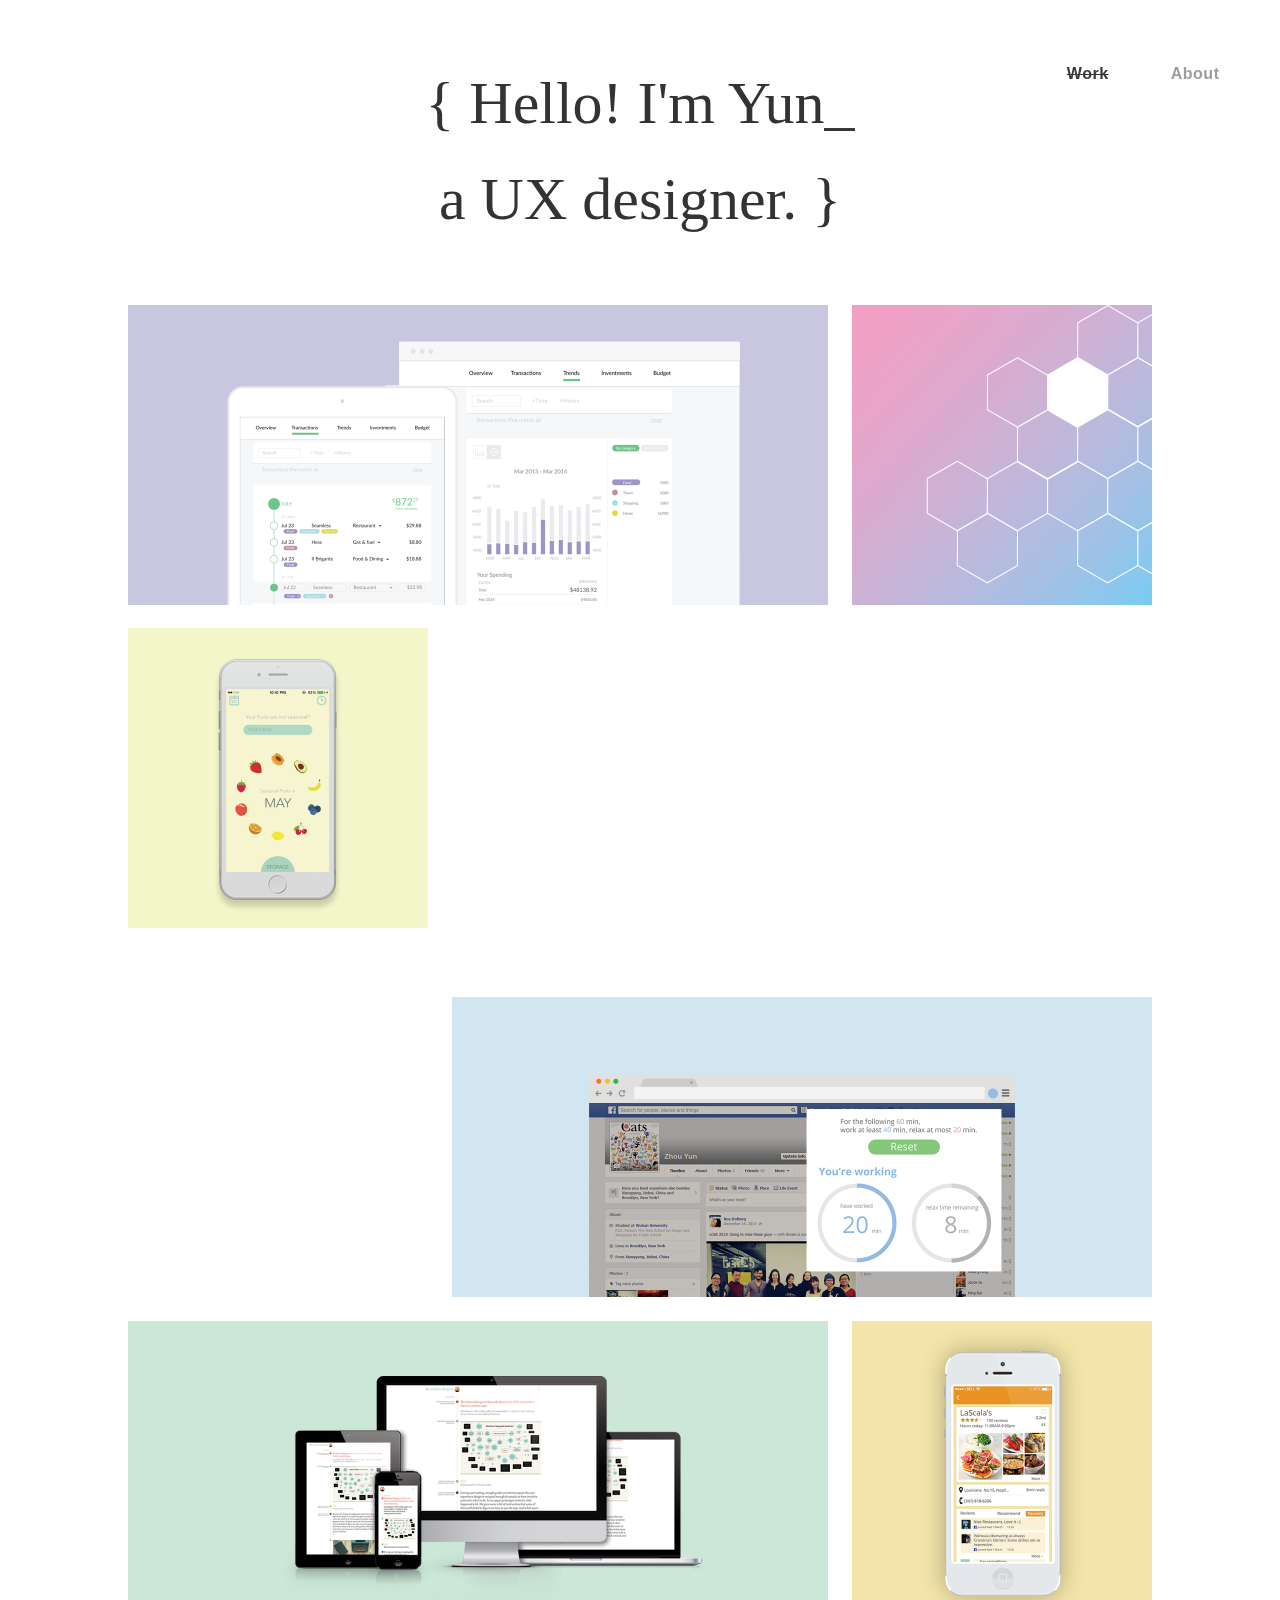
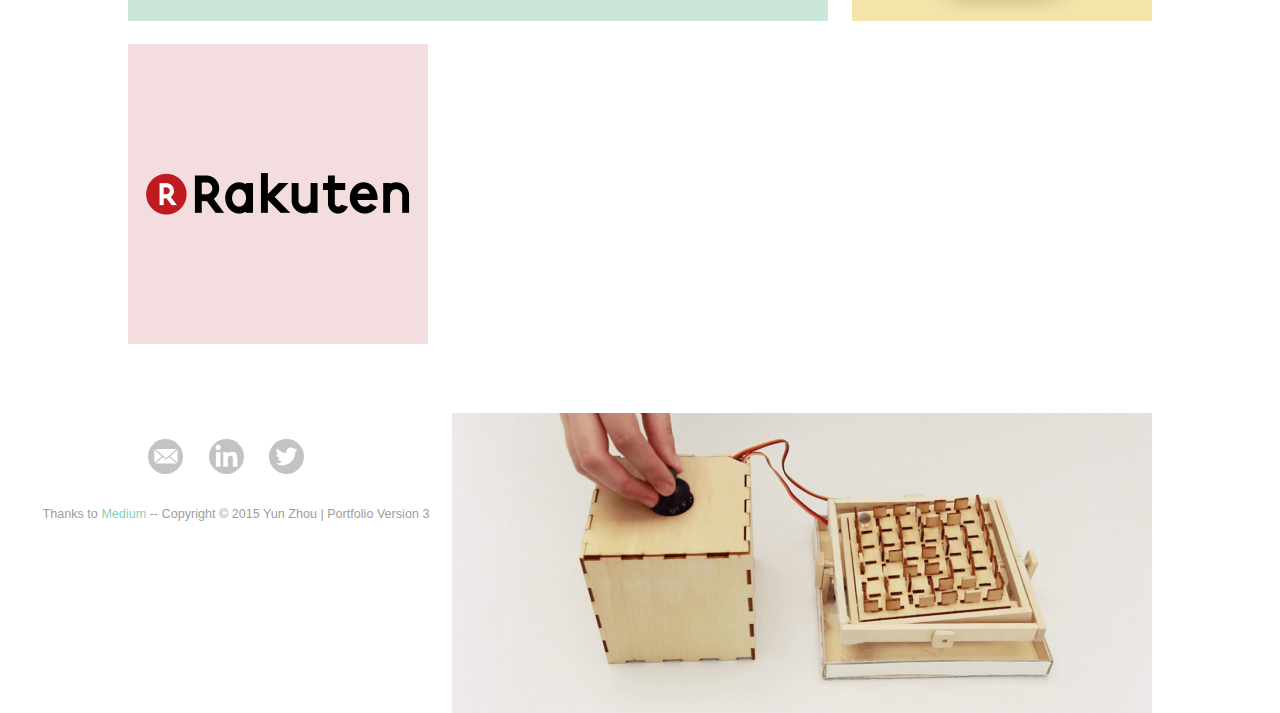
<file: index.html>
<!DOCTYPE html>
<html>
<head>
	<title>Portfolio|Yun Zhou</title>
	<meta charset="utf-8">
	<link rel="icon" type="image/gif" href="./img/z.png">
	<link rel="stylesheet" type="text/css" href="main.css"/>
	<link href="http://fonts.googleapis.com/css?family=Muli" rel="stylesheet" type="text/css">
	<link href="http://fonts.googleapis.com/css?family=Raleway" rel="stylesheet" type="text/css">
	<script type="text/javascript" src="./jquery-1.11.0.min.js"></script>
	<script type="text/javascript" src="./main.js"></script>
	<meta name="viewport" content="width=device-width, initial-scale=1, maximum-scale=1">
	<script>
	  (function(i,s,o,g,r,a,m){i['GoogleAnalyticsObject']=r;i[r]=i[r]||function(){
	  (i[r].q=i[r].q||[]).push(arguments)},i[r].l=1*new Date();a=s.createElement(o),
	  m=s.getElementsByTagName(o)[0];a.async=1;a.src=g;m.parentNode.insertBefore(a,m)
	  })(window,document,'script','//www.google-analytics.com/analytics.js','ga');

	  ga('create', 'UA-70118621-1', 'auto');
	  ga('send', 'pageview');

	</script>
</head>
<body>
	<div id="header" class="header">
		<div class="wrapper">
			<a href="about.html" class="nav">About</a>
		</div>
		<div class="wrapper on">
			<a href="#project" class="nav">Work</a>
		</div>
	</div>
	<div id="work">
		<div id="hello">
			<a href="index.html">
				<p>{ Hello! I'm Yun_</p>
				<p>a UX designer. }</p>
			</a>
		</div>
		<div id="project" class="process">
			<div class="line">
			<a href="pefin.html">
				<div class="col v2">
					<div class="project_hover w_p">
						<div class="project_name">
						<h5>Pefin</h5>
						<h6>UX design of transaction management</h6>
						</div>
					</div>
					<img class="w7" src="./img/pefin.png">
				</div>
			</a>
			<!-- <a href="what2eat.html"> -->
				<div class="col v1 right">
					<div class="project_hover w_c">
						<div class="project_name">
						<h5>Project B </h5>
						<h6>augmented reality design</h6>
						<h5>coming soon</h5>
						</div>
					</div>
					<img class="w8" src="./img/cell1.png">
				</div>
			</a>
		</div>
			<div class="line">
				<a href="fruito.html">
					<div class="col v1">
						<div class="project_hover w_f">
							<div class="project_name">
							<h5>fruito</h5>
							<h6>an iOS fruits management app</h6>
							</div>
						</div>
					<img class="w1" src="./img/fruito1.png">
					</div>
				</a>
				<a href="hellowork.html">
					<div class="col v2 right">
						<div class="project_hover w_h">
							<div class="project_name">
							<h5>HelloWork</h5>
							<h6>anti-procrastination timer for Chrome</h6>
							</div>
						</div>
						<img class="w2" src="./img/hello.png">
					</div>
				</a>
			</div>
		<div class="line">
			<a href="theone.html">
				<div class="col v2">
					<div class="project_hover w_t">
						<div class="project_name">
						<h5>TheOne</h5>
						<h6>exploring note-taking experience on digital devices</h6>
						</div>
					</div>
					<img class="w3" src="./img/theone1.png">
				</div>
			</a>
			<a href="what2eat.html">
				<div class="col v1 right">
					<div class="project_hover w_w">
						<div class="project_name">
						<h5>What2eat</h5>
						<h6>a mobile app helping people decide what to eat</h6>
						</div>
					</div>
					<img class="w4" src="./img/what.png">
				</div>
			</a>
		</div>
		<div class="line">
			<a href="smartpiggybank.html">
				<div class="col v1">
					<div class="project_hover w_s">
						<div class="project_name">
						<h5>SmartPiggyBank</h5>
						<h6>physical toy helping children save money</h6>
						</div>
					</div>
					<img class="w5" src="./img/smart.png">
				</div>
			</a>
			<a href="e=mc2.html">
				<div class="col v2 right">
					<div class="project_hover w_e">
						<div class="project_name">
						<h5>E=mc²</h5>
						<h6>design-it-yourself maze</h6>
						</div>
					</div>
					<img class="w6" src="./img/maze1.png">
				</div>
			</a>
		</div>
	</div>
	<div id="contact">
		<div class="social-network">
			<a href="mailto:zhouyun444@gmail.com"><img src="img/sn-email.svg"></a>
			<a href="http://www.linkedin.com/pub/yun-zhou/96/b97/960"><img src="img/sn-linkedin.svg"></a>
			<a href="https://twitter.com/zhouyunsunnyday"><img src="img/sn-twitter.svg"></a>
		</div>
	</div>
	<div class="copyright">
		<h3>Thanks to <a class="medium" href="http://www.medium.com">Medium</a> -- Copyright © 2015 Yun Zhou | Portfolio Version 3</h3>
	</div>
</body>
</html>
</file>
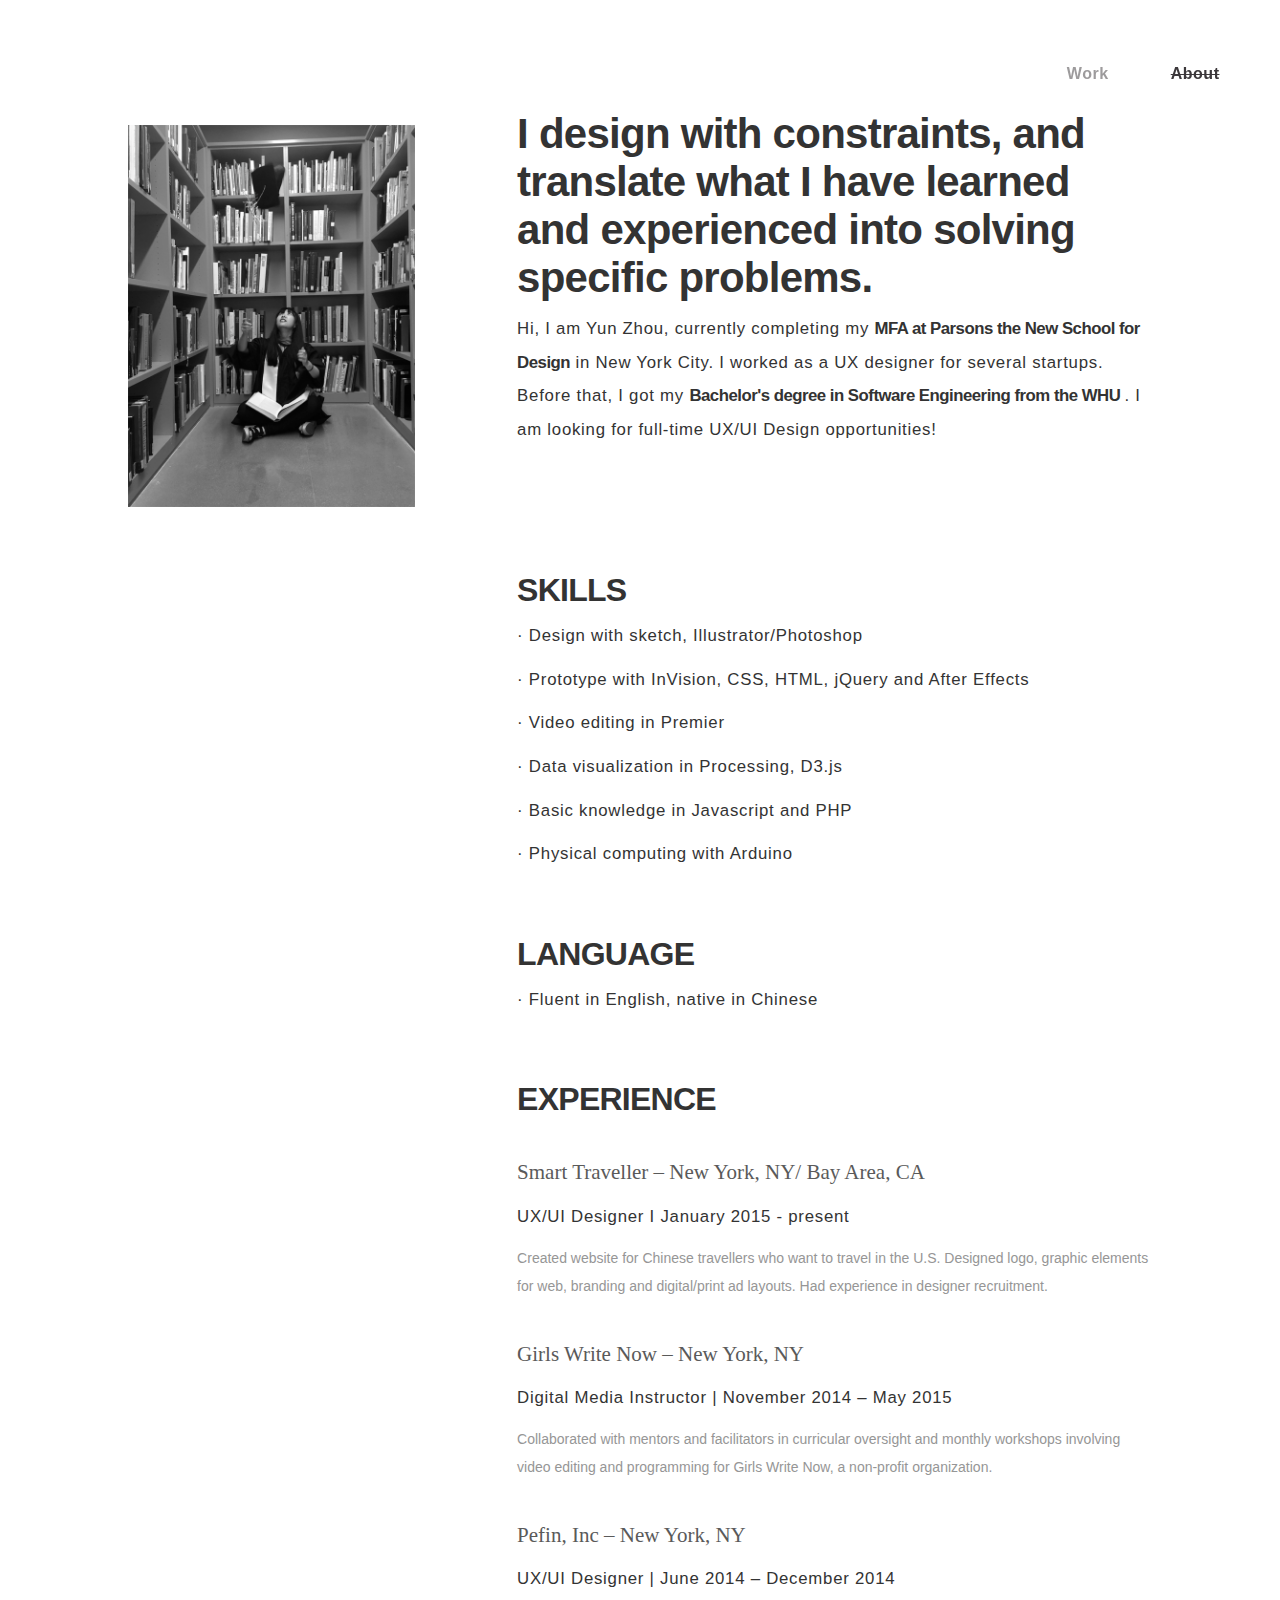
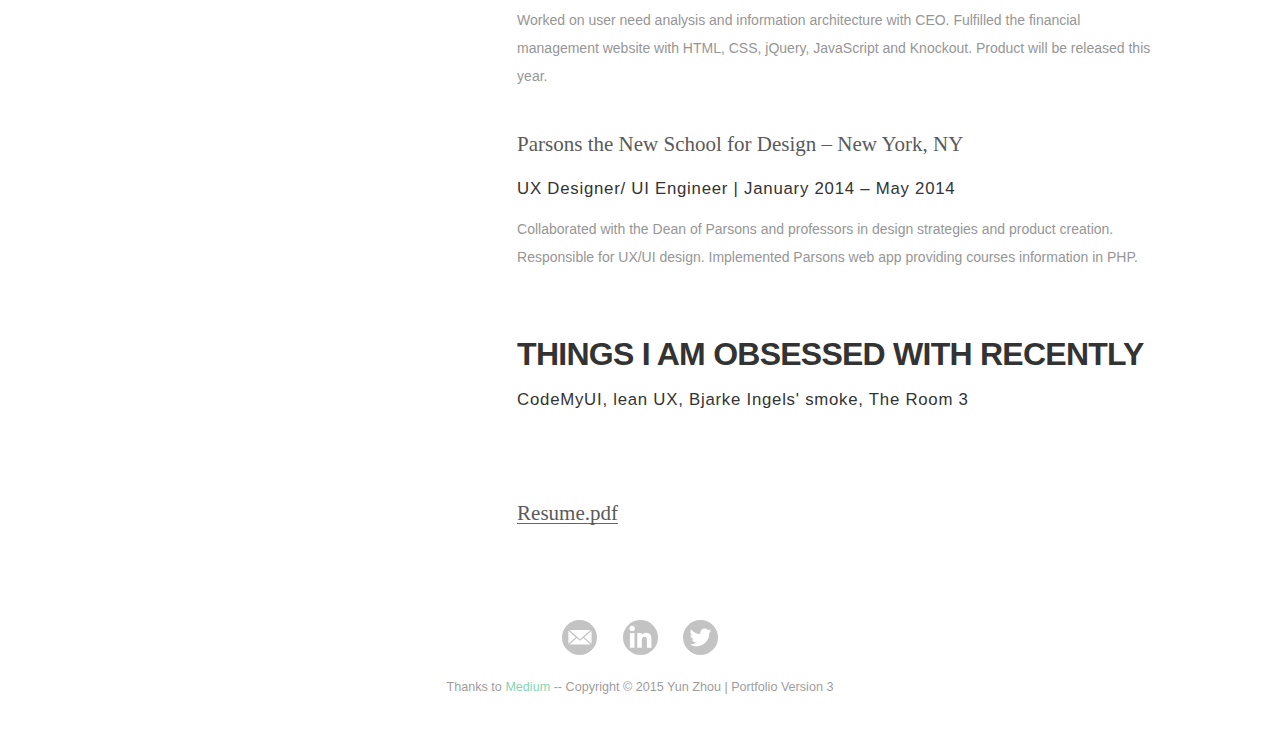
<file: about.html>
<!DOCTYPE html>
<html>
<head>
	<title>Portfolio|Yun Zhou</title>
	<meta charset="utf-8">
	<link rel="icon" type="image/gif" href="./img/z.png">
	<link rel="stylesheet" type="text/css" href="main.css"/>
	<link href="http://fonts.googleapis.com/css?family=Muli" rel="stylesheet" type="text/css">
	<link href="http://fonts.googleapis.com/css?family=Raleway" rel="stylesheet" type="text/css">
	<script type="text/javascript" src="./jquery-1.11.0.min.js"></script>
	<script type="text/javascript" src="./main.js"></script>
	<meta name="viewport" content="width=device-width, initial-scale=1, maximum-scale=1">
	<script>
	  (function(i,s,o,g,r,a,m){i['GoogleAnalyticsObject']=r;i[r]=i[r]||function(){
	  (i[r].q=i[r].q||[]).push(arguments)},i[r].l=1*new Date();a=s.createElement(o),
	  m=s.getElementsByTagName(o)[0];a.async=1;a.src=g;m.parentNode.insertBefore(a,m)
	  })(window,document,'script','//www.google-analytics.com/analytics.js','ga');

	  ga('create', 'UA-70118621-1', 'auto');
	  ga('send', 'pageview');

	</script>
</head>
<body>
	<div id="header" class="header">
		<div class="wrapper on">
			<a href="about.html" class="nav">About</a>
		</div>
		<div class="wrapper">
			<a href="index.html#project" class="nav">Work</a>
		</div>
	</div>
	<div id="about">
		<div class="process">
			<img class="self" src="./img/self.png">
			<div class="cell">
				<!-- <h1>Design is my tool to know the world, 
					and I am on my way to make them better.</h1> -->
				<h1>I design with constraints, and translate what I have learned and experienced into solving specific problems.</h1>
				<h3>Hi, I am Yun Zhou, currently completing my <strong> MFA at Parsons the New School for Design</strong> in New York City. I worked as a UX designer for several startups. Before that, I got my <strong> Bachelor's degree in Software Engineering from the WHU </strong>.  I am looking for full-time UX/UI Design opportunities! </h3>
			</div>
			<div class="resume">
				<div>
					<h1>SKILLS</h1>
					<h3>· Design with sketch, Illustrator/Photoshop</h3>
					<h3>· Prototype with InVision, CSS, HTML, jQuery and After Effects</h3>
					<h3>· Video editing in Premier</h3>
					<h3>· Data visualization in Processing, D3.js</h3>
					<h3>· Basic knowledge in Javascript and PHP</h3>
					<h3>· Physical computing with Arduino</h3>
				</div>
				<div>
					<h1>LANGUAGE</h1>
					<h3>· Fluent in English, native in Chinese</h3>
				</div>
				<div>
					<h1>EXPERIENCE</h1>
					<div>
						<p>Smart Traveller – New York, NY/ Bay Area, CA</p>
						<h3>UX/UI Designer I January 2015 - present</h3>
						<h6>Created website for Chinese travellers who want to travel in the U.S. Designed logo, graphic elements for web, branding and digital/print ad layouts. Had experience in designer recruitment.</h6>
					</div>
					<div>
						<p>Girls Write Now – New York, NY</p>
						<h3>Digital Media Instructor | November 2014 – May 2015</h3>
						<h6>Collaborated with mentors and facilitators in curricular oversight and monthly workshops involving video editing and programming for Girls Write Now, a non-profit organization.</h6>
					</div>
					<div>
						<p>Pefin, Inc – New York, NY</p>
						<h3>UX/UI Designer | June 2014 – December 2014</h3>
						<h6>Worked on user need analysis and information architecture with CEO. Fulfilled the financial management website with HTML, CSS, jQuery, JavaScript and Knockout. Product will be released this year.</h6>
					</div>
					<div>
						<p>Parsons the New School for Design – New York, NY</p>
						<h3>UX Designer/ UI Engineer | January 2014 – May 2014</h3>
						<h6>Collaborated with the Dean of Parsons and professors in design strategies and product creation. Responsible for UX/UI design. Implemented Parsons web app providing courses information in PHP.</h6>
					</div>
				<!-- 	<div>
						<p>FannuoSoft Corporation – Wuhan, China</p>
						<h3>UX/UI Intern | Spring 2013</h3>
						<h6>Performed competitive analysis. Researched on user trends and needs to maximize user experience. Designed user interfaces of a Health Management app for Android phones.</h6>
					</div>
					<div>
						<p>Ziyang’s Studio – Wuhan, China</p>
						<h3>Illustration Intern | Summer 2012</h3>
						<h6>Created illustrations and the layout of an upcoming children’s book with editors.</h6>
					</div>
					<div>
						<p>BroadenGate Shenzhen Corporation – Wuhan, China</p>
						<h3>Web Design Intern | Summer 2011</h3>
						<h6>Responsible for user interface, user experience design, information architecture and front end developing of a online-shopping platform.</h6>
					</div> -->
				</div>
				<!-- <div>
					<h1>EDUCATION</h1>
					<p>Parsons the New School for Design - New York, NY</p>
					<h3>M.F.A. in Design and Technology | 2013 - 2015</h3>
					<p>Wuhan University - Wuhan, China</p>
					<h3>B.E. in Software Engineering | 2009 - 2013</h3>
				</div> -->
				<div>
					<h1>THINGS I AM OBSESSED WITH RECENTLY</h1>
					<h3><a href="http://codemyui.com/">CodeMyUI</a>, lean UX, <a href="http://www.big.dk/#projects">Bjarke Ingels</a>' smoke, The Room 3</h3>
				</div>
				<div class="pdf">
					<p><a href="resume.pdf" target="_blank">Resume.pdf</a></p>
				</div>
			</div>
		</div>
	</div>
	<div id="contact">
		<div class="social-network">
			<a href="mailto:zhouyun444@gmail.com"><img src="img/sn-email.svg"></a>
			<a href="http://www.linkedin.com/pub/yun-zhou/96/b97/960"><img src="img/sn-linkedin.svg"></a>
			<a href="https://twitter.com/zhouyunsunnyday"><img src="img/sn-twitter.svg"></a>
		</div>
	</div>
	<div class="copyright">
		<h3>Thanks to <a class="medium" href="http://www.medium.com">Medium</a> -- Copyright © 2015 Yun Zhou | Portfolio Version 3</h3>
	</div>
</body>
</html>
</file>
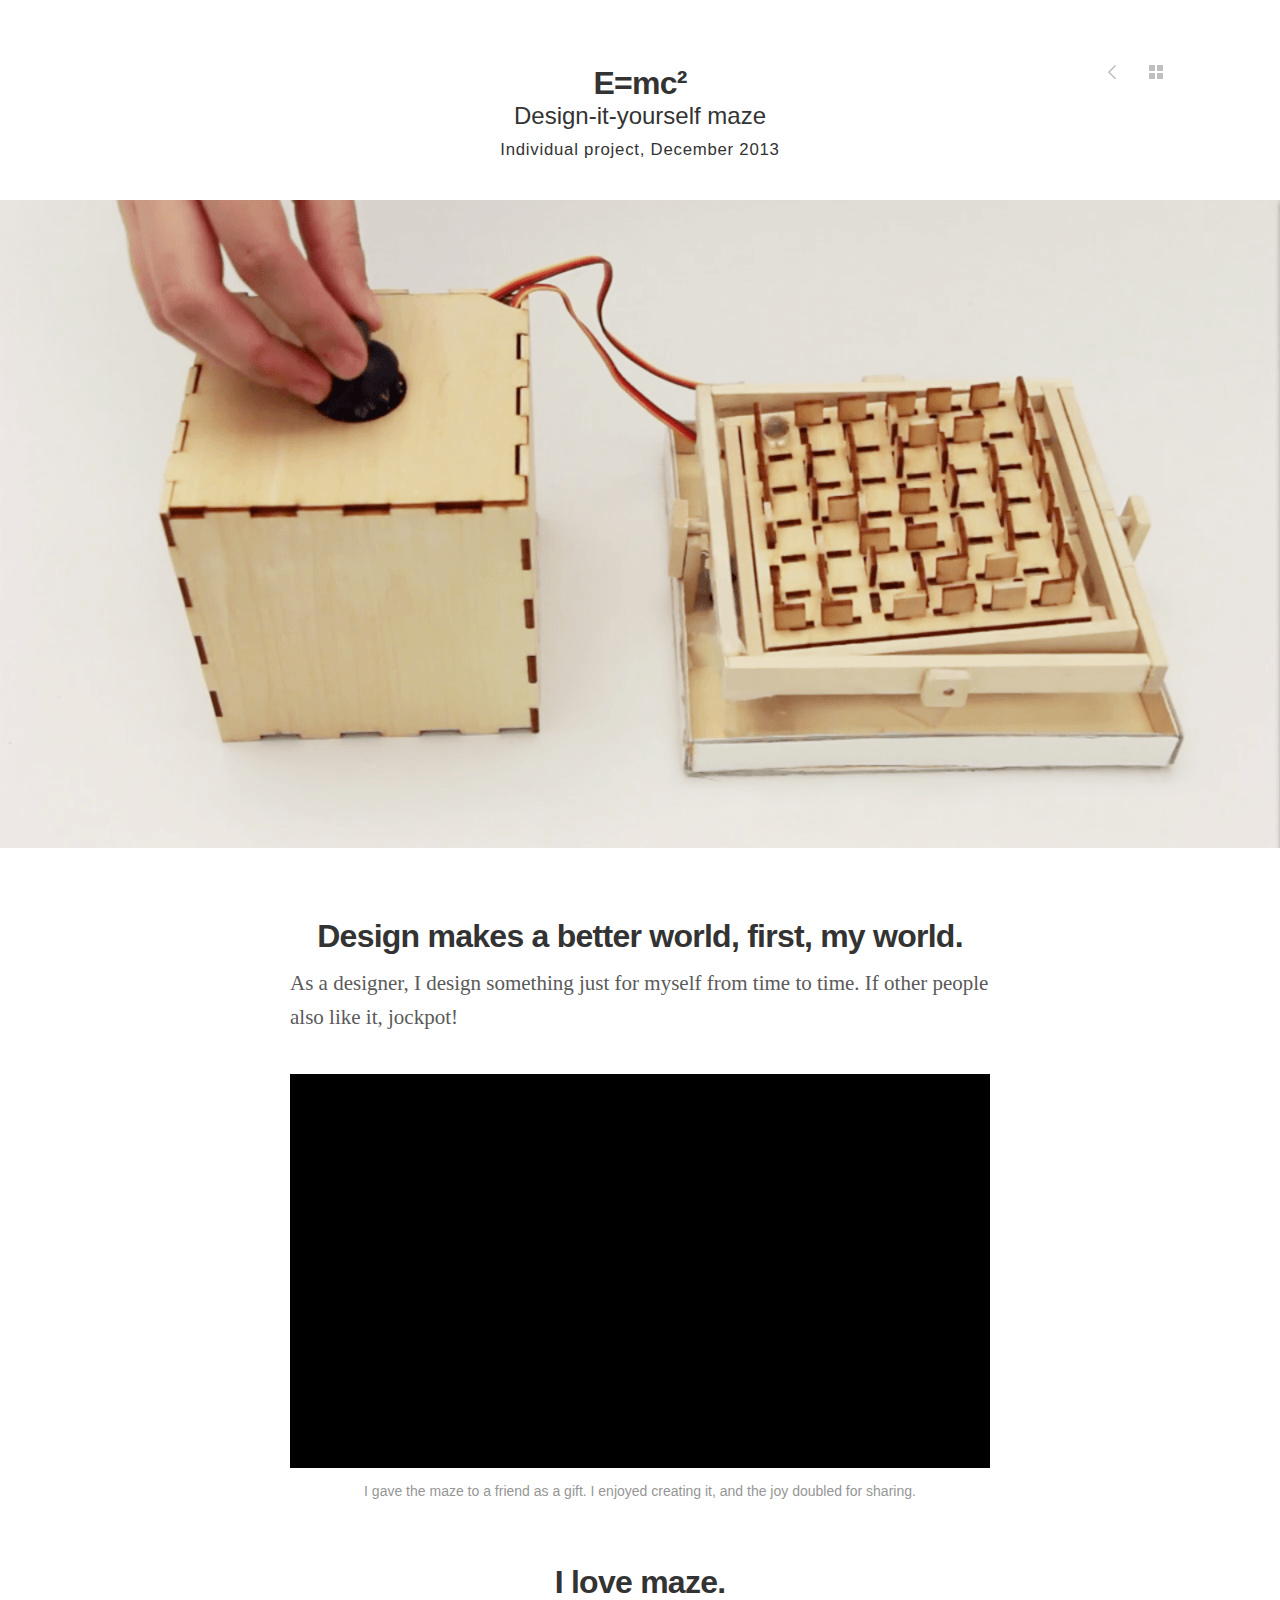
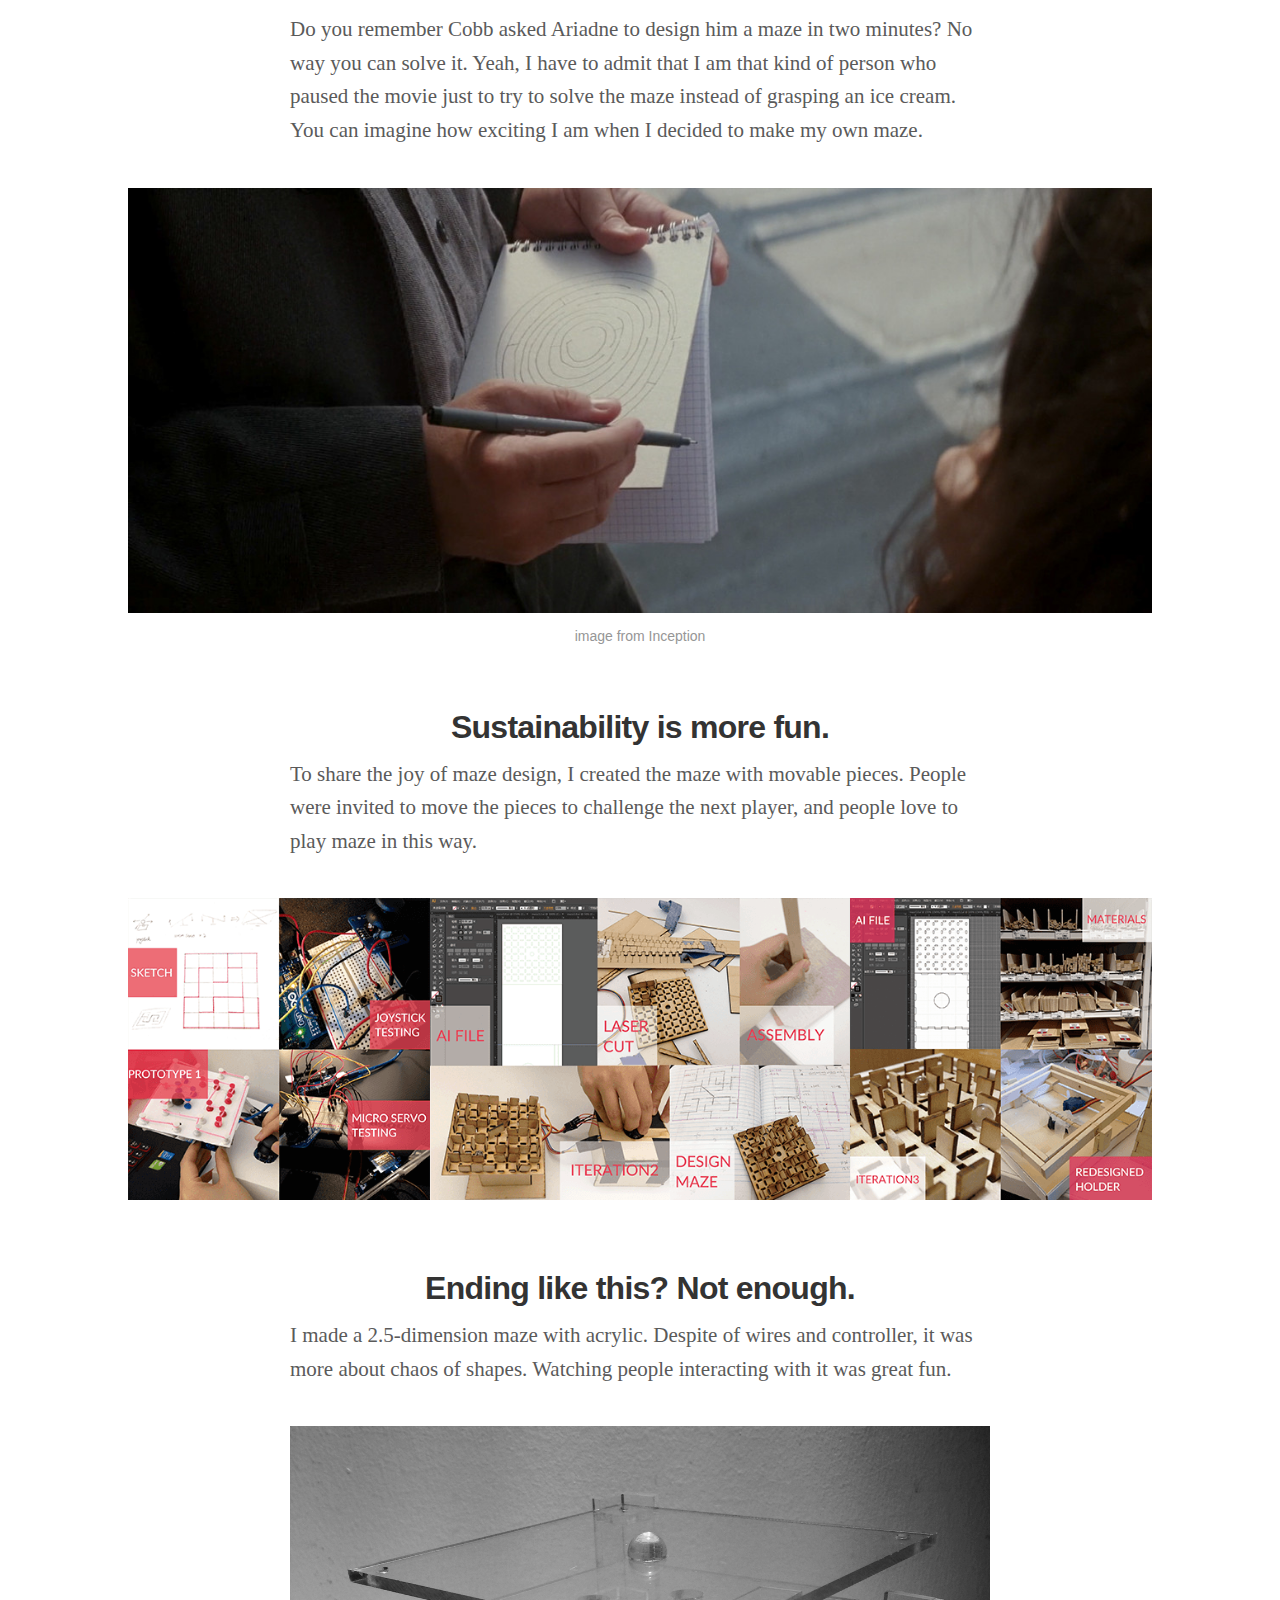
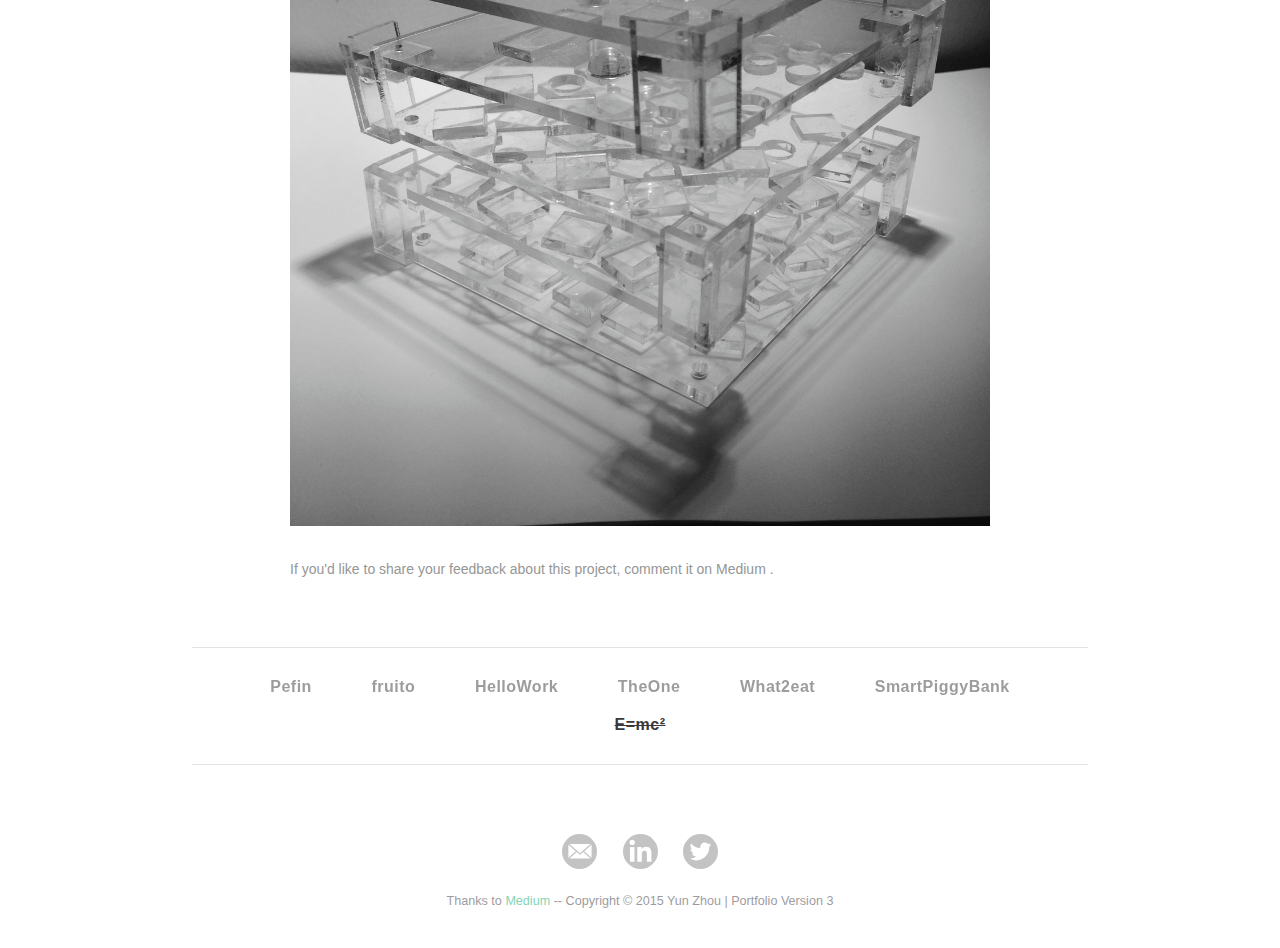
<file: e=mc2.html>
<!DOCTYPE html>
<html>
<head>
	<title>Portfolio|Yun Zhou</title>
	<meta charset="utf-8">
	<link rel="icon" type="image/gif" href="./img/z.png">
	<link href="http://fonts.googleapis.com/css?family=Muli" rel="stylesheet" type="text/css">
	<link href="http://fonts.googleapis.com/css?family=Raleway" rel="stylesheet" type="text/css">
	<link rel="stylesheet" type="text/css" href="main.css"/>
	<script type="text/javascript" src="./jquery-1.11.0.min.js"></script>
	<script type="text/javascript" src="./main.js"></script>
	<meta name="viewport" content="width=device-width, initial-scale=1">
	<script>
	  (function(i,s,o,g,r,a,m){i['GoogleAnalyticsObject']=r;i[r]=i[r]||function(){
	  (i[r].q=i[r].q||[]).push(arguments)},i[r].l=1*new Date();a=s.createElement(o),
	  m=s.getElementsByTagName(o)[0];a.async=1;a.src=g;m.parentNode.insertBefore(a,m)
	  })(window,document,'script','//www.google-analytics.com/analytics.js','ga');

	  ga('create', 'UA-70118621-1', 'auto');
	  ga('send', 'pageview');

	</script>
</head>
<body>
	<div class="project_header">
		<div class="project_nav">
			<a href="smartpiggybank.html" class="previous">
				<img src="./img/pre.png">
			</a>
			<a href="index.html#project" class="index">
				<div>
					<span>&nbsp;</span>
					<span>&nbsp;</span>
					<span>&nbsp;</span>
					<span>&nbsp;</span>
				</div>
			</a>
			<!-- <a href="hellowork.html" class="next">
				<img src="./img/next.png">
			</a> -->
		</div>
	</div>
	<div class="content">
		<div class="title">
			<h1>E=mc²</h1>
			<h2>Design-it-yourself maze</h2>
			<h3>Individual project, December 2013</h3> 
		</div>
		<img id="mazevimg" src="./img/m/maze.png">
	</div>
	<ul class="process">
		<li>
			<span class="s"></span>
			<div class="content_text">
				<h1>Design makes a better world, first, my world.</h1>
				<p>As a designer, I design something just for myself from time to time. If other people also like it, jockpot!</p>
				<div id="mazevb">
					<iframe id="mazev" class="video700" src="https://player.vimeo.com/video/91377740" frameborder="0" webkitallowfullscreen mozallowfullscreen allowfullscreen></iframe> 
				</div>
				<div id="mazevb1">
					<iframe id="mazev" class="video315" src="https://player.vimeo.com/video/91377740" frameborder="0" webkitallowfullscreen mozallowfullscreen allowfullscreen></iframe> 
				</div>
				<h6>I gave the maze to a friend as a gift. I enjoyed creating it, and the joy doubled for sharing.</h6>
			</div>
		</li>
		<li>
			<span class="s"></span>
			<div class="content_text">
				<h1>I love maze.</h1>
				<p> Do you remember Cobb asked Ariadne to design him a maze in two minutes? No way you can solve it. Yeah, I have to admit that I am that kind of person who paused the movie just to try to solve the maze instead of grasping an ice cream. You can imagine how exciting I am when I decided to make my own maze.</p>
			</div>
			<img src="./img/m/inception.jpg">
			<h6>image from Inception</h6>
		</li>
		<li>
			<span class="s"></span>
			<div class="content_text">
				<h1>Sustainability is more fun.</h1>
				<p>To share the joy of maze design, I created the maze with movable pieces. People were invited to move the pieces to challenge the next player, and people love to play maze in this way.</p>
			</div>
			<img src="./img/m/maze-bg1.png">
		</li>
		<li>
			<span class="s"></span>
			<div class="content_text">
				<h1>Ending like this? Not enough.</h1>
				<p>I made a 2.5-dimension maze with acrylic. Despite of wires and controller, it was more about chaos of shapes. Watching people interacting with it was great fun.</p>
				<img src="./img/m/cube_maze.png">
			</div>
		</li>
		<li>
			<span class="s"></span>
			<div class="content_text share">
				<h6>If you'd like to share your feedback about this project, <a href="https://medium.com/@zhouyunsunnyday/e-mc%C2%B2-a-design-it-yourself-maze-33eff8dcd076">comment it on Medium</a> .</h6>
			</div>
		</li>
		</div>
	</ul>
	<div class="bottom">
		<hr class="divider">
			<ul class="nav-container">
				<li class="nav"><a href="pefin.html">Pefin</a></li>
				<li class="nav"><a href="fruito.html">fruito</a></li>
				<li class="nav"><a href="hellowork.html">HelloWork</a></li>
				<li class="nav"><a href="theone.html">TheOne</a></li>
				<li class="nav"><a href="what2eat.html">What2eat</a></li>
				<li class="nav"><a href="smartpiggybank.html">SmartPiggyBank</a></li>
				<li class="nav on"><a href="e=mc2.html">E=mc²</a></li>
			</ul>
		<hr class="divider">
	</div>
	<div id="contact">
		<div class="social-network">
			<a href="mailto:zhouyun444@gmail.com"><img src="img/sn-email.svg"></a>
			<a href="http://www.linkedin.com/pub/yun-zhou/96/b97/960"><img src="img/sn-linkedin.svg"></a>
			<a href="https://twitter.com/zhouyunsunnyday"><img src="img/sn-twitter.svg"></a>
		</div>
	</div>
	<div class="copyright">
		<h3>Thanks to <a class="medium" href="http://www.medium.com">Medium</a> -- Copyright © 2015 Yun Zhou | Portfolio Version 3</h3>
	</div>
</body>
</html>
</file>
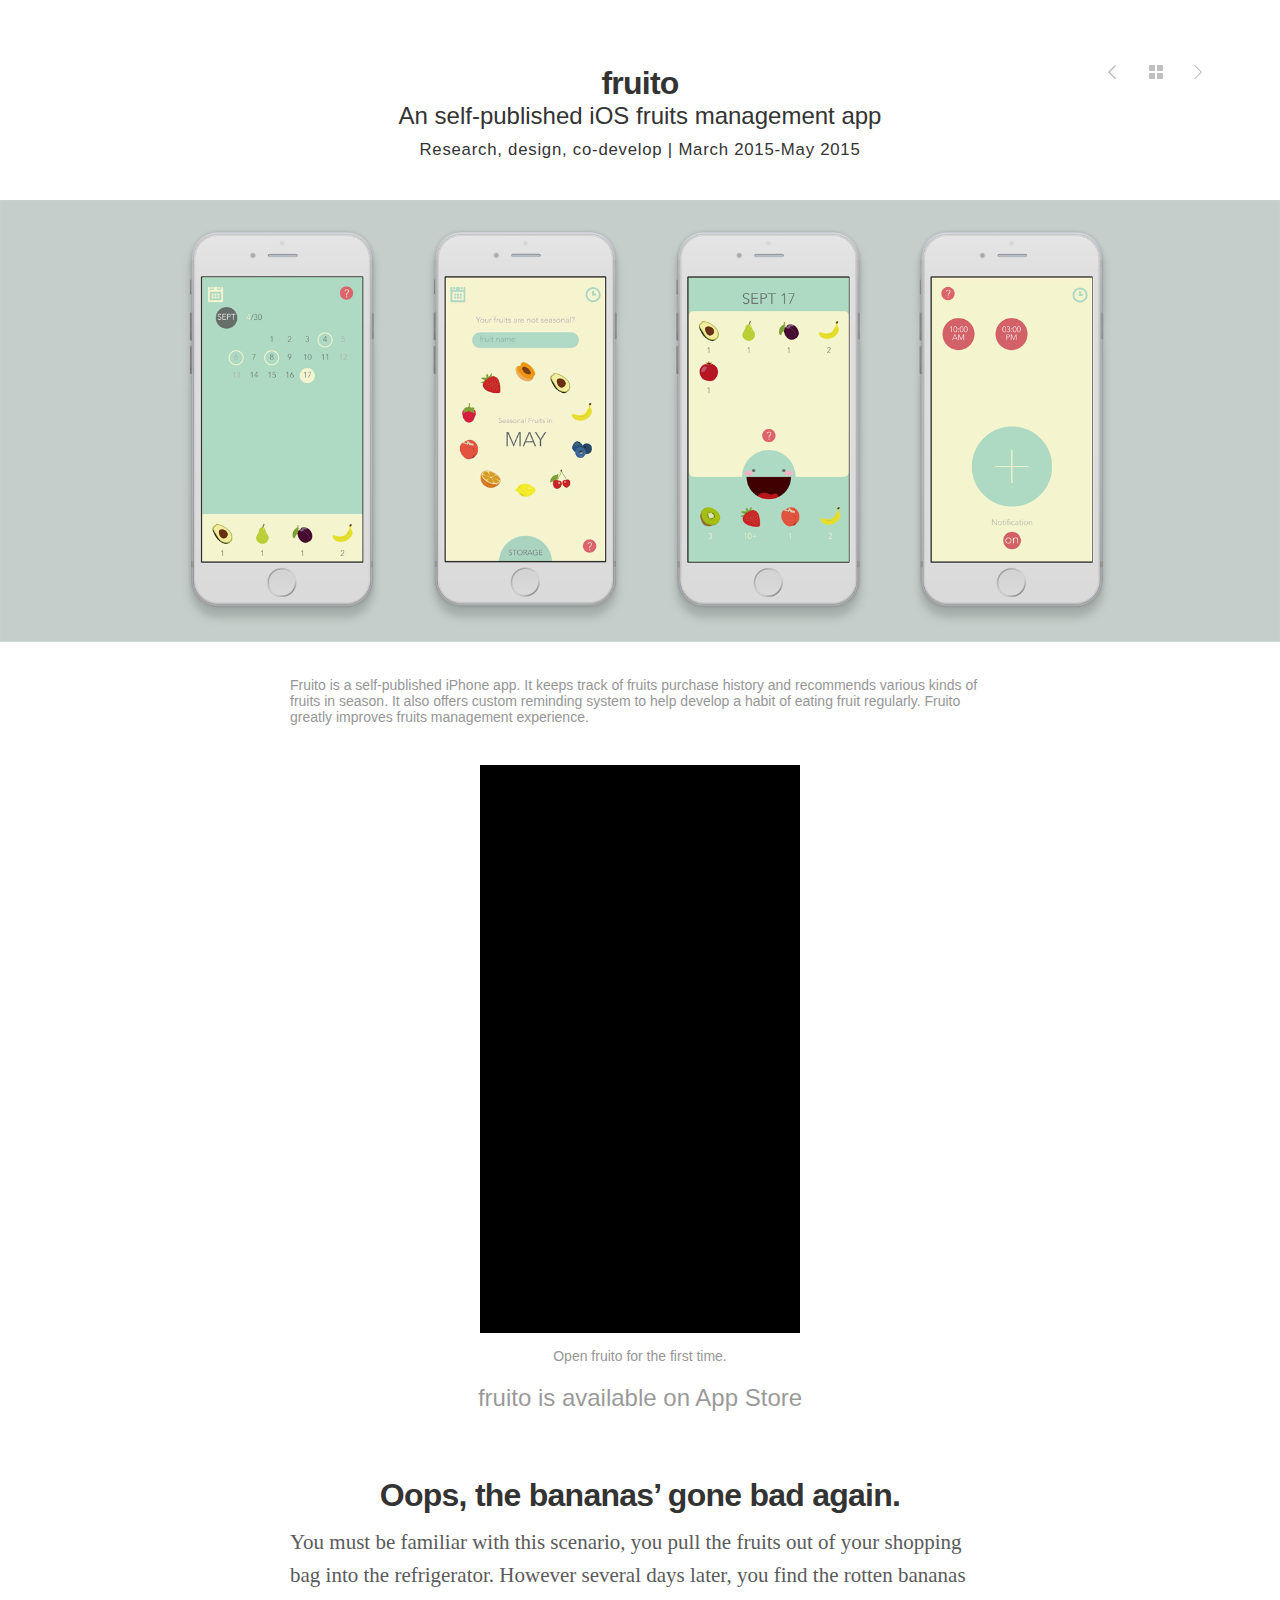
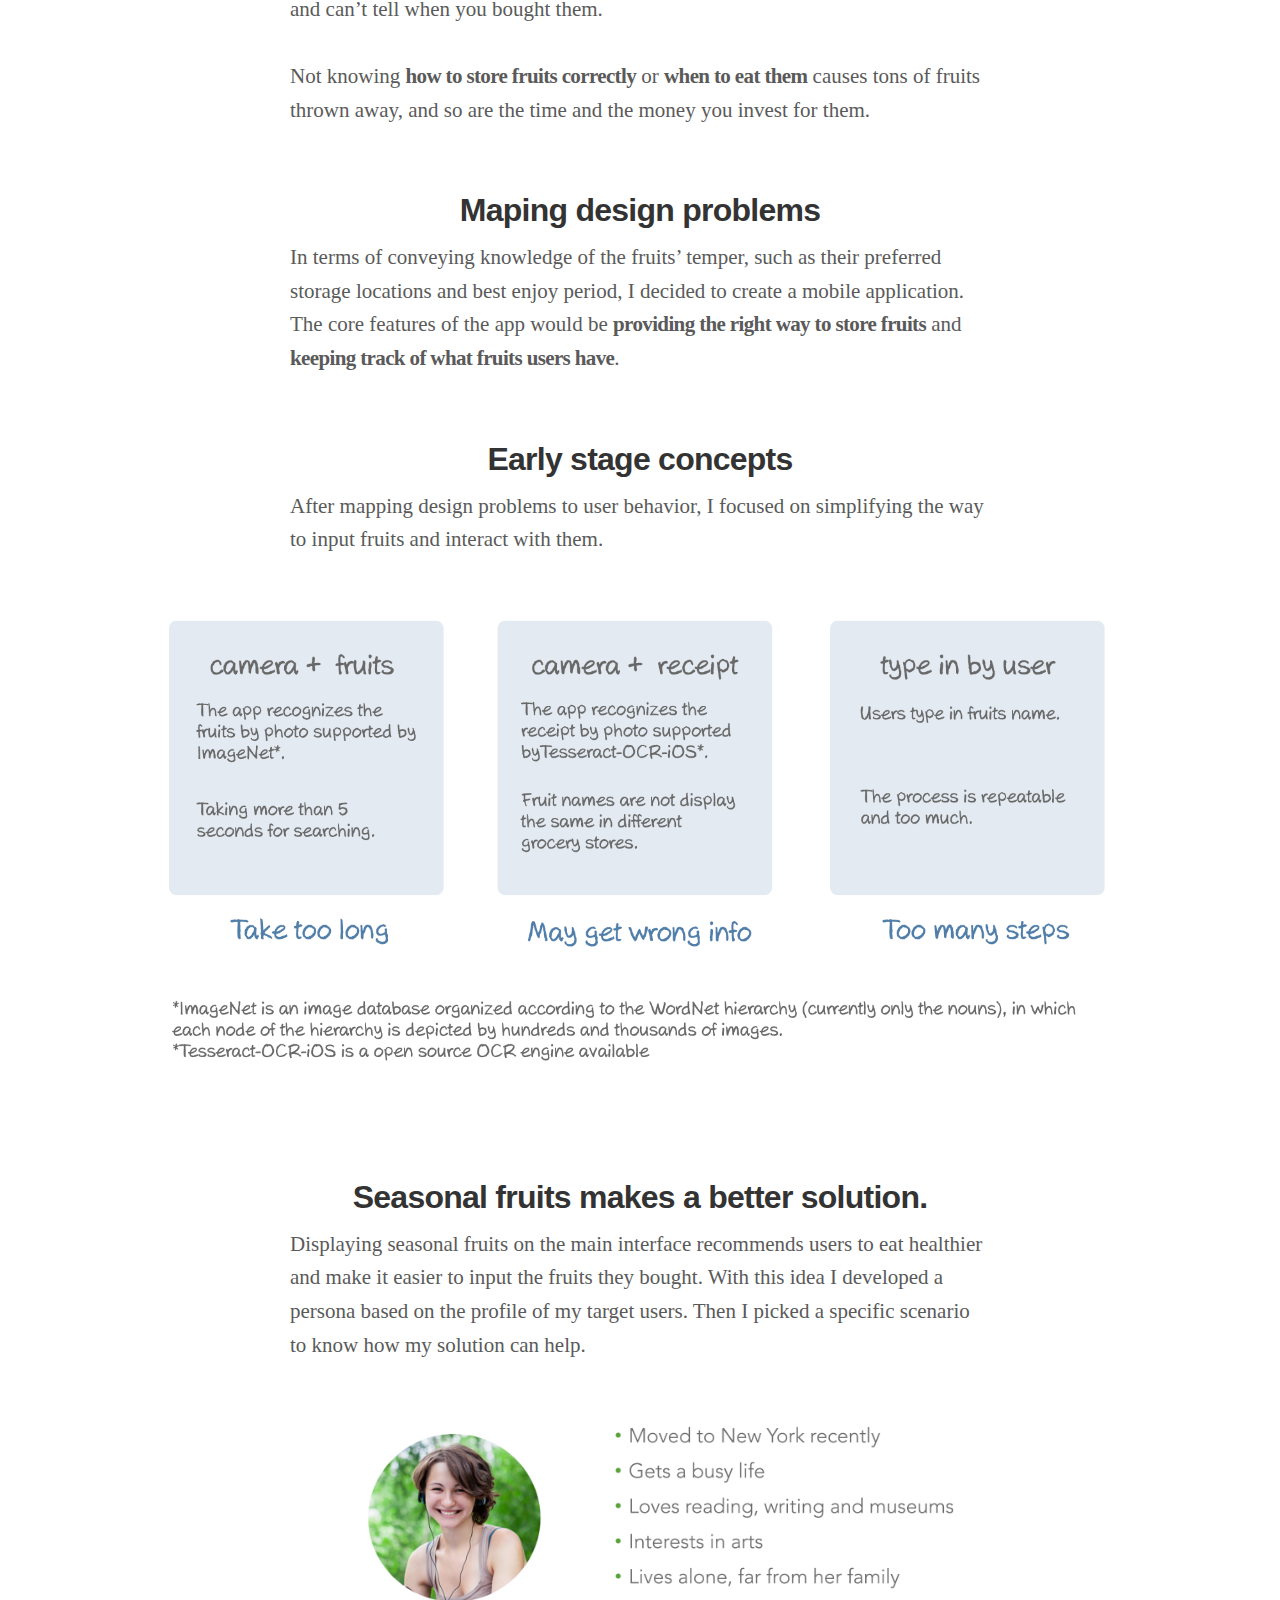
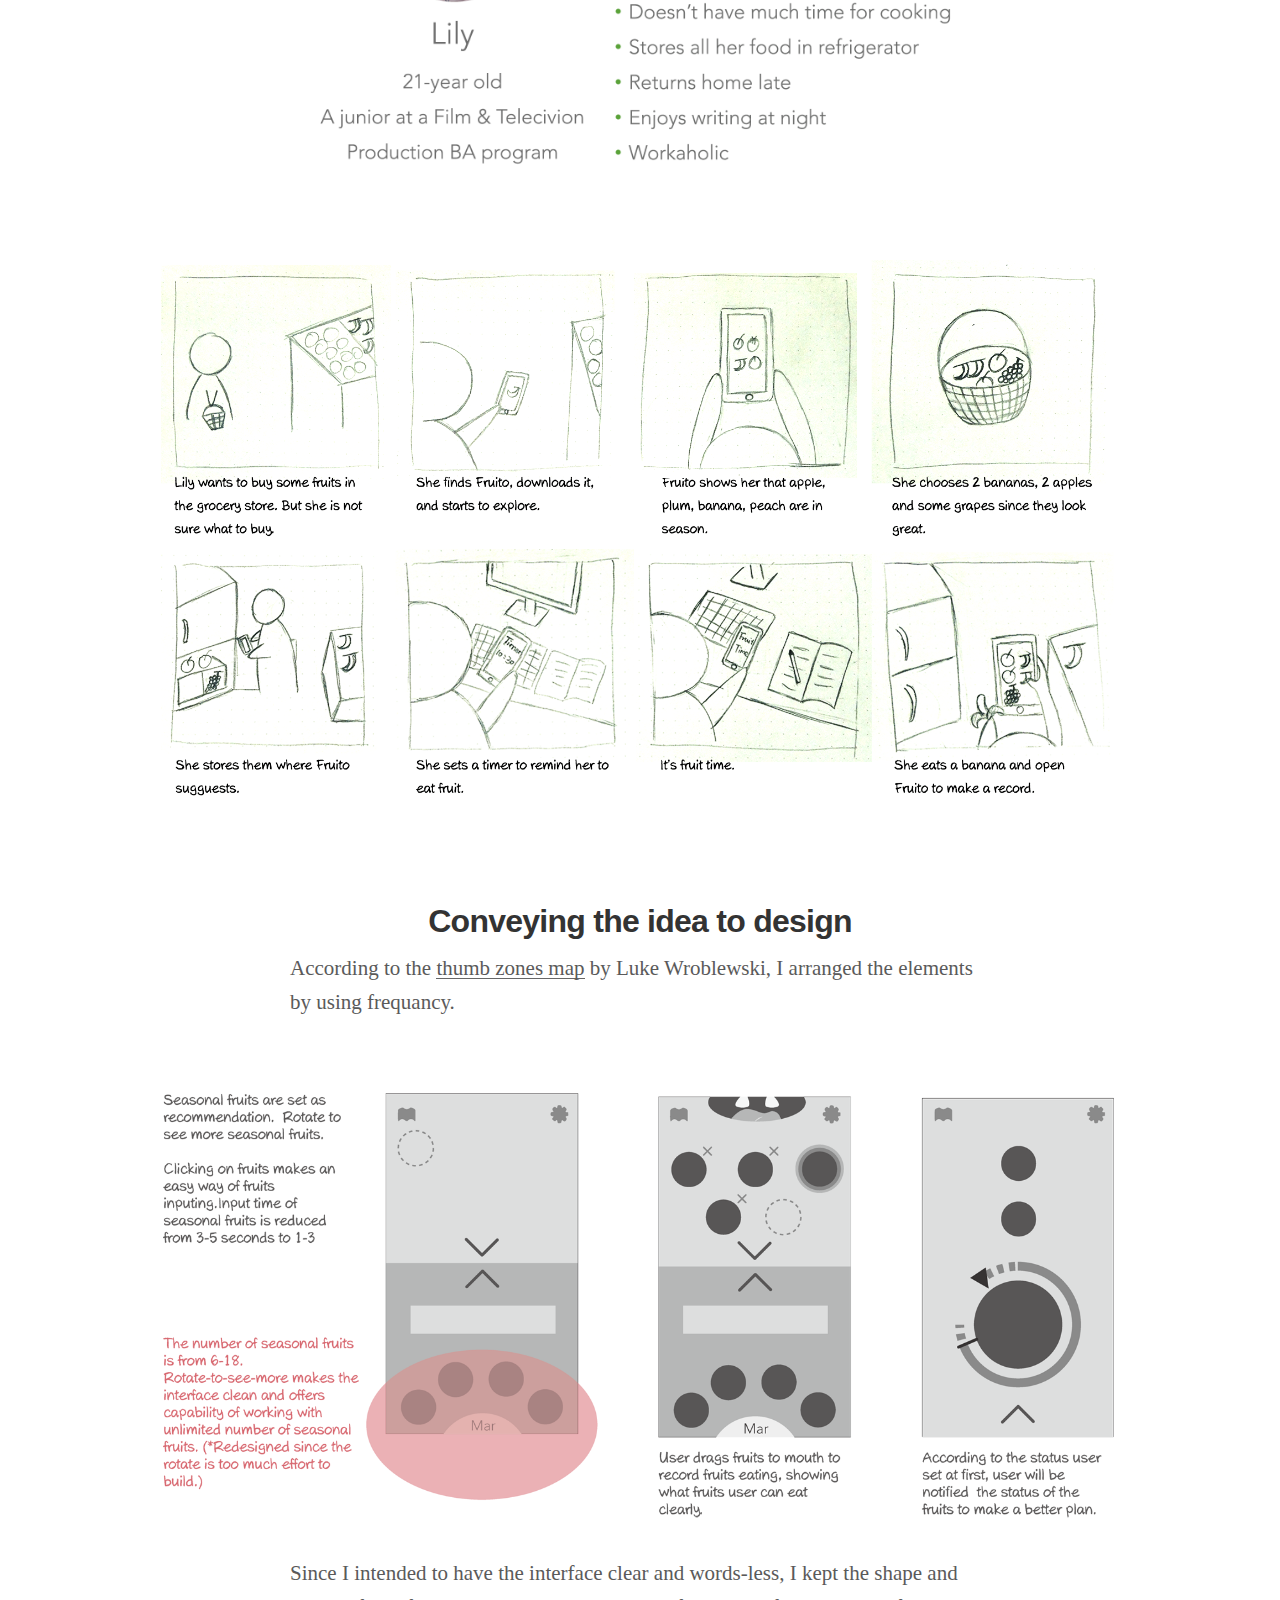
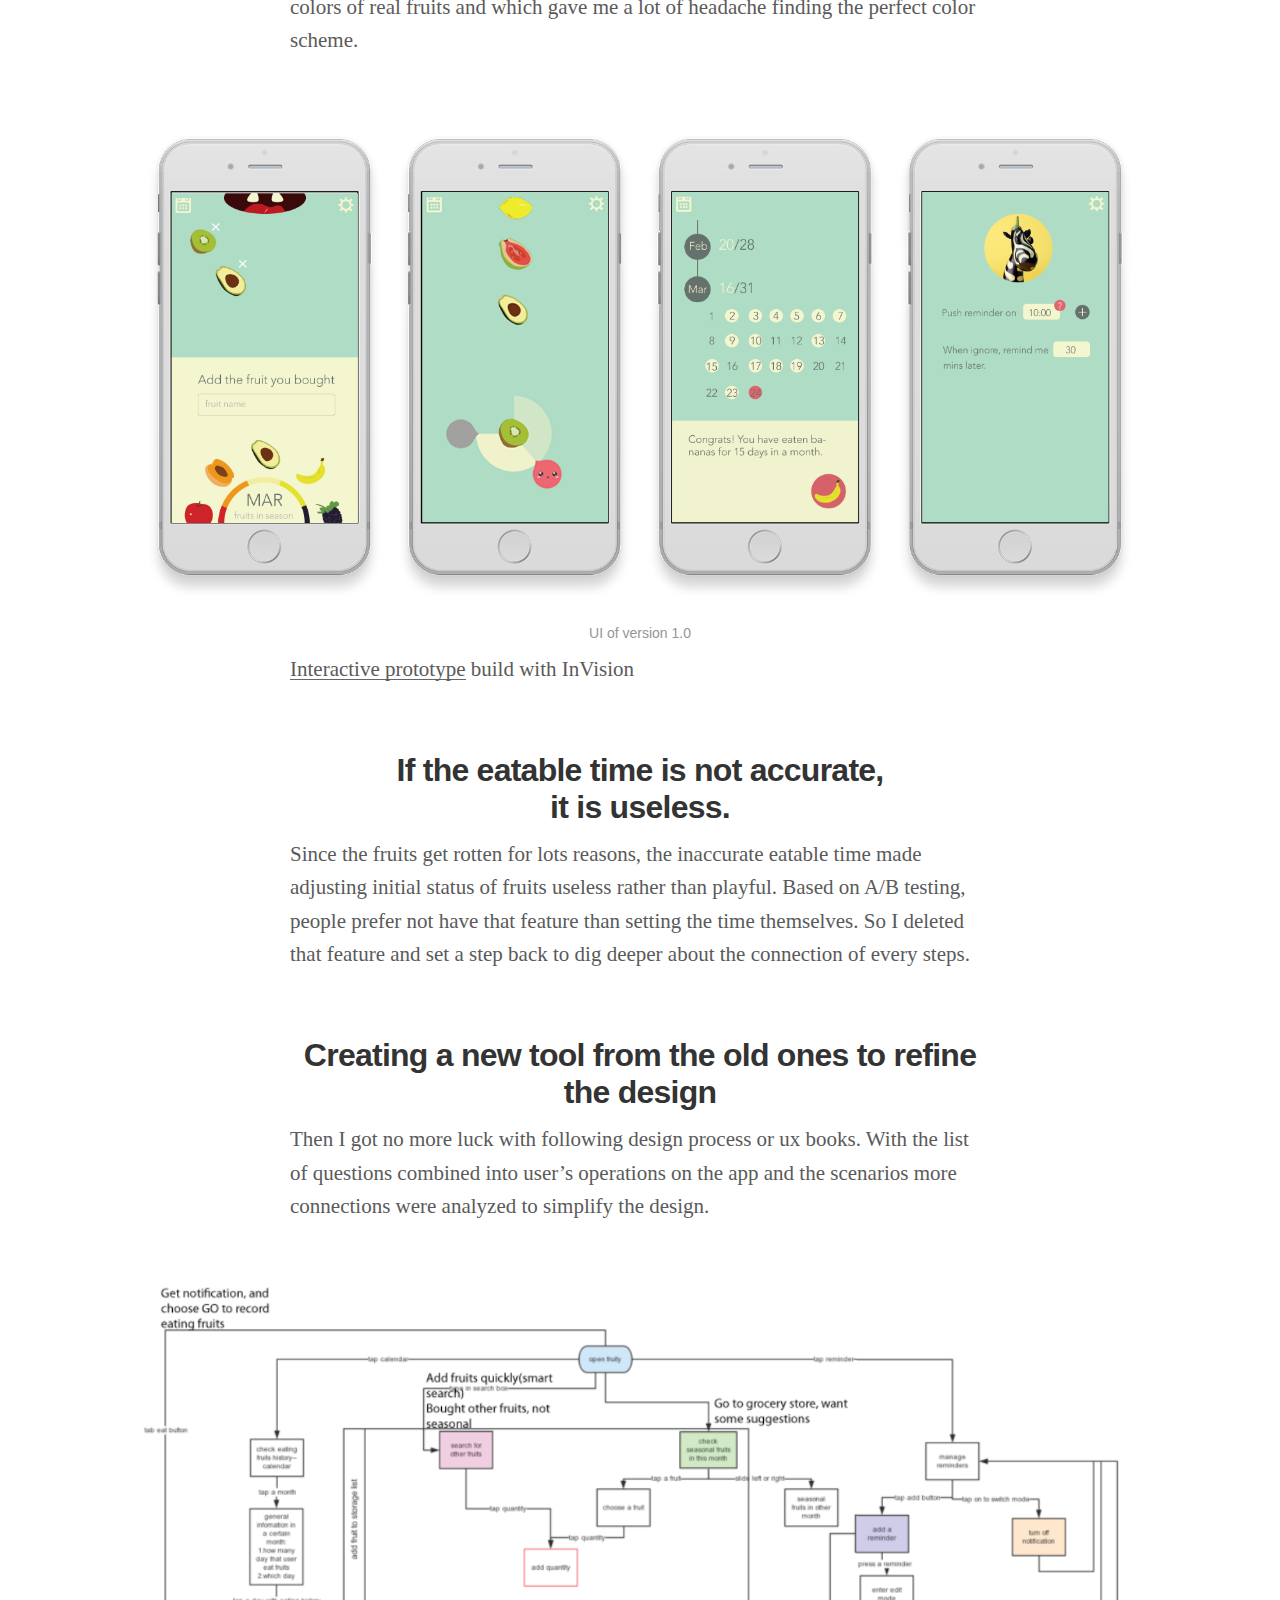
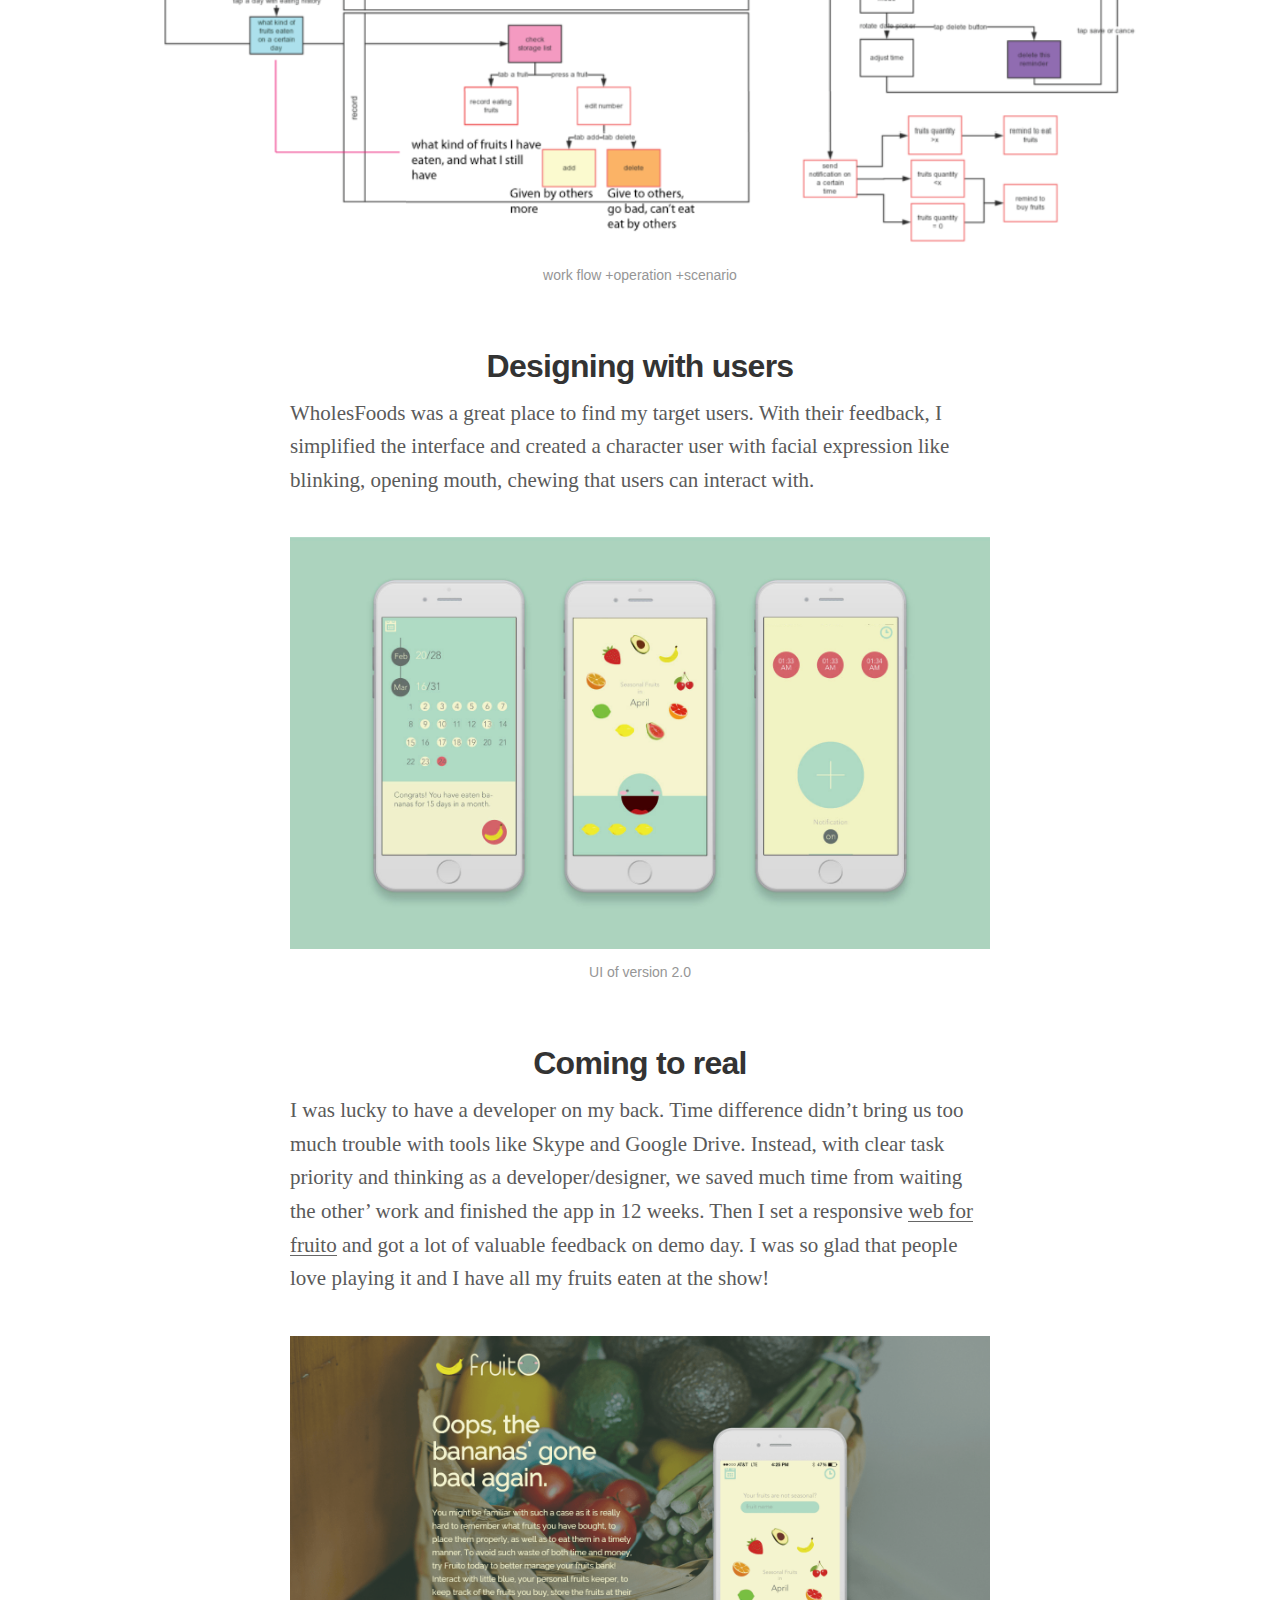
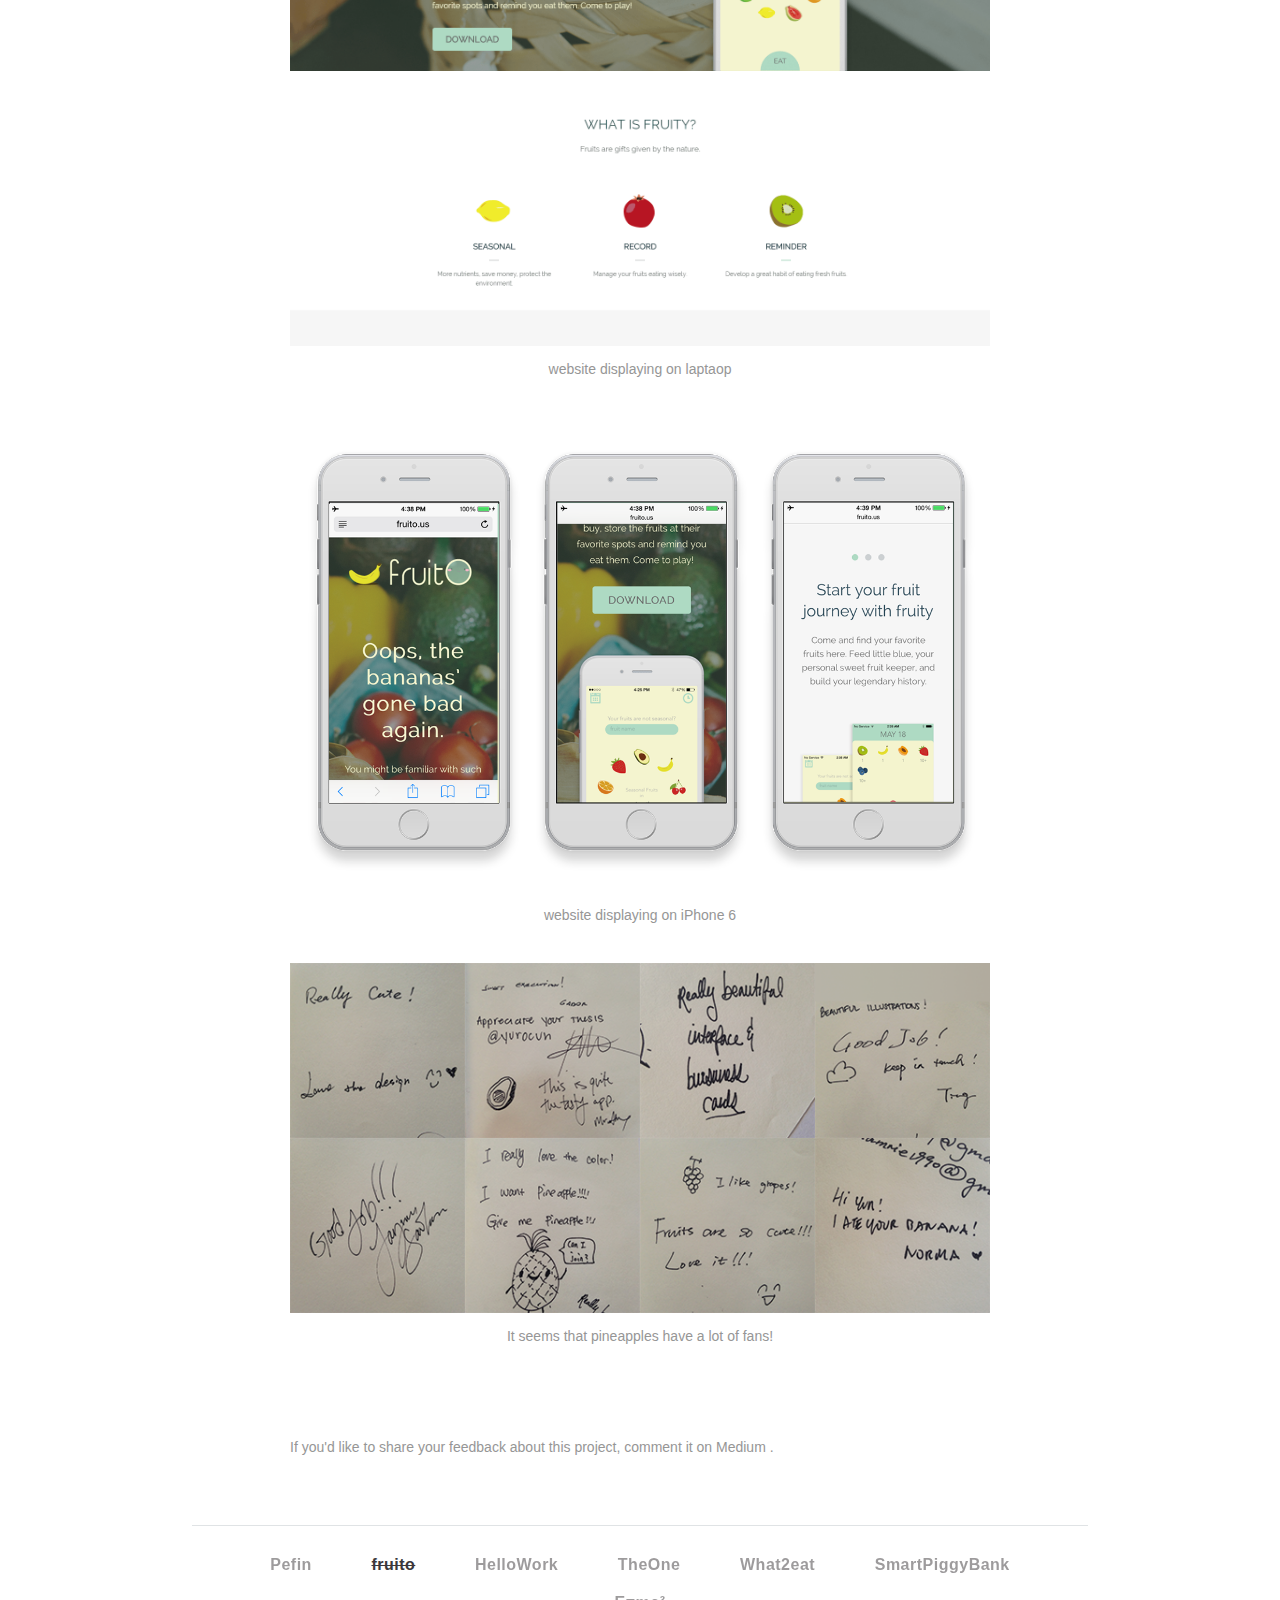
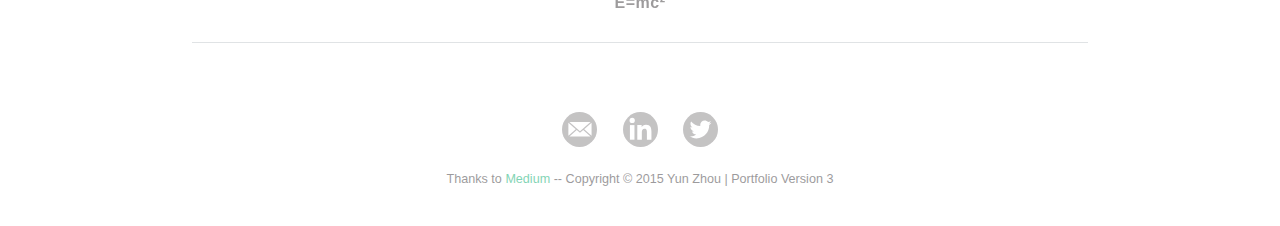
<file: fruito.html>
<!DOCTYPE html>
<html>
<head>
	<title>Portfolio|Yun Zhou</title>
	<meta charset="utf-8">
	<link rel="icon" type="image/gif" href="./img/z.png">
	<link href="http://fonts.googleapis.com/css?family=Muli" rel="stylesheet" type="text/css">
	<link href="http://fonts.googleapis.com/css?family=Raleway" rel="stylesheet" type="text/css">
	<link rel="stylesheet" type="text/css" href="main.css"/>
	<script type="text/javascript" src="./jquery-1.11.0.min.js"></script>
	<script type="text/javascript" src="./main.js"></script>
	<meta name="viewport" content="width=device-width, initial-scale=1">
	<script>
	  (function(i,s,o,g,r,a,m){i['GoogleAnalyticsObject']=r;i[r]=i[r]||function(){
	  (i[r].q=i[r].q||[]).push(arguments)},i[r].l=1*new Date();a=s.createElement(o),
	  m=s.getElementsByTagName(o)[0];a.async=1;a.src=g;m.parentNode.insertBefore(a,m)
	  })(window,document,'script','//www.google-analytics.com/analytics.js','ga');

	  ga('create', 'UA-70118621-1', 'auto');
	  ga('send', 'pageview');

	</script>
</head>
<body>
	<div class="project_header">
		<div class="project_nav">
			<a href="pefin.html" class="previous">
				<img src="./img/pre.png">
			</a>
			<a href="index.html#project" class="index">
				<div>
					<span>&nbsp;</span>
					<span>&nbsp;</span>
					<span>&nbsp;</span>
					<span>&nbsp;</span>
				</div>
			</a>
		<a href="hellowork.html" class="next">
			<img src="./img/next.png">
		</a>	
		</div>
	</div>
	<div class="content">
		<div class="title">
			<h1>fruito</h1>
			<h2>An self-published iOS fruits management app</h2>
			<h3>Research, design, co-develop | March 2015-May 2015</h3> 
		</div>
		<img src="./img/fruito/fruito_ui1.png">
	<ul class="process">
		<li>
			<span class="s"></span>
			<div class="content_text share">
				<h6>Fruito is a self-published iPhone app. It keeps track of fruits purchase history and recommends various kinds of fruits in season. It also offers custom reminding system to help develop a habit of eating fruit regularly. Fruito greatly improves fruits management experience.</h6>
			</div>
		</li>
		<li>
			<span class="s"></span>
			<div class="content_text">
				<div id="mazevb">
					<iframe id="mazev" class="video320" src="https://player.vimeo.com/video/152226684" frameborder="0" webkitallowfullscreen mozallowfullscreen allowfullscreen></iframe> 
				</div>
				<div id="mazevb1">
					<iframe id="mazev" class="video160" src="https://player.vimeo.com/video/152226684" frameborder="0" webkitallowfullscreen mozallowfullscreen allowfullscreen></iframe> 
				</div>
				<h6>Open fruito for the first time.</h6>
			</div>
		</li>
		<li>
			<span class="s"></span>
			<div class="content_text share">
				<h2><a href="https://itunes.apple.com/us/app/fruito/id998138573?mt=8">fruito is available on App Store</a></h2>
			</div>
		</li>
		<li>
			<span class="s"></span>
			<div class="content_text">
				<h1>Oops, the bananas’ gone bad again.</h1>
				<p>You must be familiar with this scenario, you pull the fruits out of your shopping bag into the refrigerator. However several days later, you find the rotten bananas and can’t tell when you bought them.<br><br>
				Not knowing <strong>how to store fruits correctly</strong> or <strong>when to eat them</strong> causes tons of fruits thrown away, and so are the time and the money you invest for them.</p>
			</div>
		</li>
		<li>
			<span class="s"></span>
			<div class="content_text">
				<h1>Maping design problems</h1>
				<p>In terms of conveying knowledge of the fruits’ temper, such as their preferred storage locations and best enjoy period, I decided to create a mobile application. The core features of the app would be <strong>providing the right way to store fruits</strong> and <strong>keeping track of what fruits users have</strong>.</p>
			</div>
		</li>
		<li>
			<span class="s"></span>
			<div class="content_text">
				<h1>Early stage concepts</h1>
				<p>After mapping design problems to user behavior, I focused on simplifying the way to input fruits and interact with them.</p>
			</div>
			<img src="./img/fruito/early-state-concept2.png">
		</li>
		<li>
			<span class="s"></span>
			<div class="content_text">
				<h1>Seasonal fruits makes a better solution.</h1>
				<p>Displaying seasonal fruits on the main interface recommends users to eat healthier and make it easier to input the fruits they bought. With this idea I developed a persona based on the profile of my target users. Then I picked a specific scenario to know how my solution can help.</p>
				<img src="./img/fruito/persona.png">
			</div>
			<img src="./img/fruito/storyboard.png">
		</li>
		<li>
			<span class="s"></span>
			<div class="content_text">
				<h1>Conveying the idea to design</h1>
				<p>According to the <a href="https://cloudup.com/cWi5XVaw2wV">thumb zones map</a> by Luke Wroblewski, I arranged the elements by using frequancy.</p>
			</div>
			<img src="./img/fruito/wireframe.png">
			<div class="content_text">
				<p>Since I intended to have the interface clear and words-less, I kept the shape and colors of real fruits and which gave me a lot of headache finding the perfect color scheme.</p>
			</div>
			<img src="./img/fruito/fruito-ui-pre.png">
			<h6>UI of version 1.0</h6>
			<div class="content_text">
				<p> <a href="https://projects.invisionapp.com/share/BJ4IAHU5M">Interactive prototype</a> build with InVision</p>
			</div>
		</li>
		<li>
			<span class="s"></span>
			<div class="content_text">
				<h1>If the eatable time is not accurate, <br> it is useless.</h1>
				<p>Since the fruits get rotten for lots reasons, the inaccurate eatable time made adjusting initial status of fruits useless rather than playful. Based on A/B testing, people prefer not have that feature than setting the time themselves. So I deleted that feature and set a step back to dig deeper about the connection of every steps.</p>
			</div>
			<div class="content_text">
				<h1>Creating a new tool from the old ones to refine the design</h1>
				<p>Then I got no more luck with following design process or ux books. With the list of questions combined into user’s operations on the app and the scenarios more connections were analyzed to simplify the design.</p>
			</div>
			<img src="./img/fruito/fruito-wf.png">
			<h6>work flow +operation +scenario</h6>
		</li>
		<li>
			<span class="s"></span>
			<div class="content_text">
				<h1>Designing  with users</h1>
				<p>WholesFoods was a great place to find my target users. With their feedback, I simplified the interface and created a character user with facial expression like blinking, opening mouth, chewing that users can interact with.</p>
				<img src="./img/fruito/ui_2.png">
			</div>
			<h6>UI of version 2.0</h6>
		</li>
		<li>
			<span class="s"></span>
			<div class="content_text">
				<h1>Coming to real</h1>
				<p>I was lucky to have a developer on my back. Time difference didn’t bring us too much trouble with tools like Skype and Google Drive. Instead, with clear task priority and thinking as a developer/designer, we saved much time from waiting the other’ work and finished the app in 12 weeks. Then I set a responsive <a href="http://www.fruito.us">web for fruito</a> and got a lot of valuable feedback on demo day. I was so glad that people love playing it and I have all my fruits eaten at the show!</p>
				<img src="./img/fruito/web2.png">
				<h6>website displaying on laptaop</h6>
				<img src="./img/fruito/phone_ui.png">
				<h6>website displaying on iPhone 6</h6>
				<img src="./img/fruito/feedback1.png">
				<h6>It seems that pineapples have a lot of fans!</h6>
			</div>
		</li>
		<li>
			<span class="s"></span>
			<div class="content_text">
				<h1></h1>
			</div>
		</li>
		<li>
			<span class="s"></span>
			<div class="content_text share">
				<h6>If you'd like to share your feedback about this project, <a href="https://medium.com/@zhouyunsunnyday/fruito-makes-fruits-management-experience-fun-and-easy-2c944d8e6a0">comment it on Medium</a> .</h6>
			</div>
		</li>
		</div>
	</ul>
	<div class="bottom">
		<hr class="divider">
			<ul class="nav-container">
				<li class="nav"><a href="hellowork.html">Pefin</a></li>
				<li class="nav on"><a href="fruito.html">fruito</a></li>
				<li class="nav"><a href="hellowork.html">HelloWork</a></li>
				<li class="nav"><a href="theone.html">TheOne</a></li>
				<li class="nav"><a href="what2eat.html">What2eat</a></li>
				<li class="nav"><a href="smartpiggybank.html">SmartPiggyBank</a></li>
				<li class="nav"><a href="e=mc2.html">E=mc²</a></li>
			</ul>
		<hr class="divider">
	</div>
	<div id="contact">
		<div class="social-network">
			<a href="mailto:zhouyun444@gmail.com"><img src="img/sn-email.svg"></a>
			<a href="http://www.linkedin.com/pub/yun-zhou/96/b97/960"><img src="img/sn-linkedin.svg"></a>
			<a href="https://twitter.com/zhouyunsunnyday"><img src="img/sn-twitter.svg"></a>
		</div>
	</div>
	<div class="copyright">
		<h3>Thanks to <a class="medium" href="http://www.medium.com">Medium</a> -- Copyright © 2015 Yun Zhou | Portfolio Version 3</h3>
	</div>
</body>
</html>
</file>
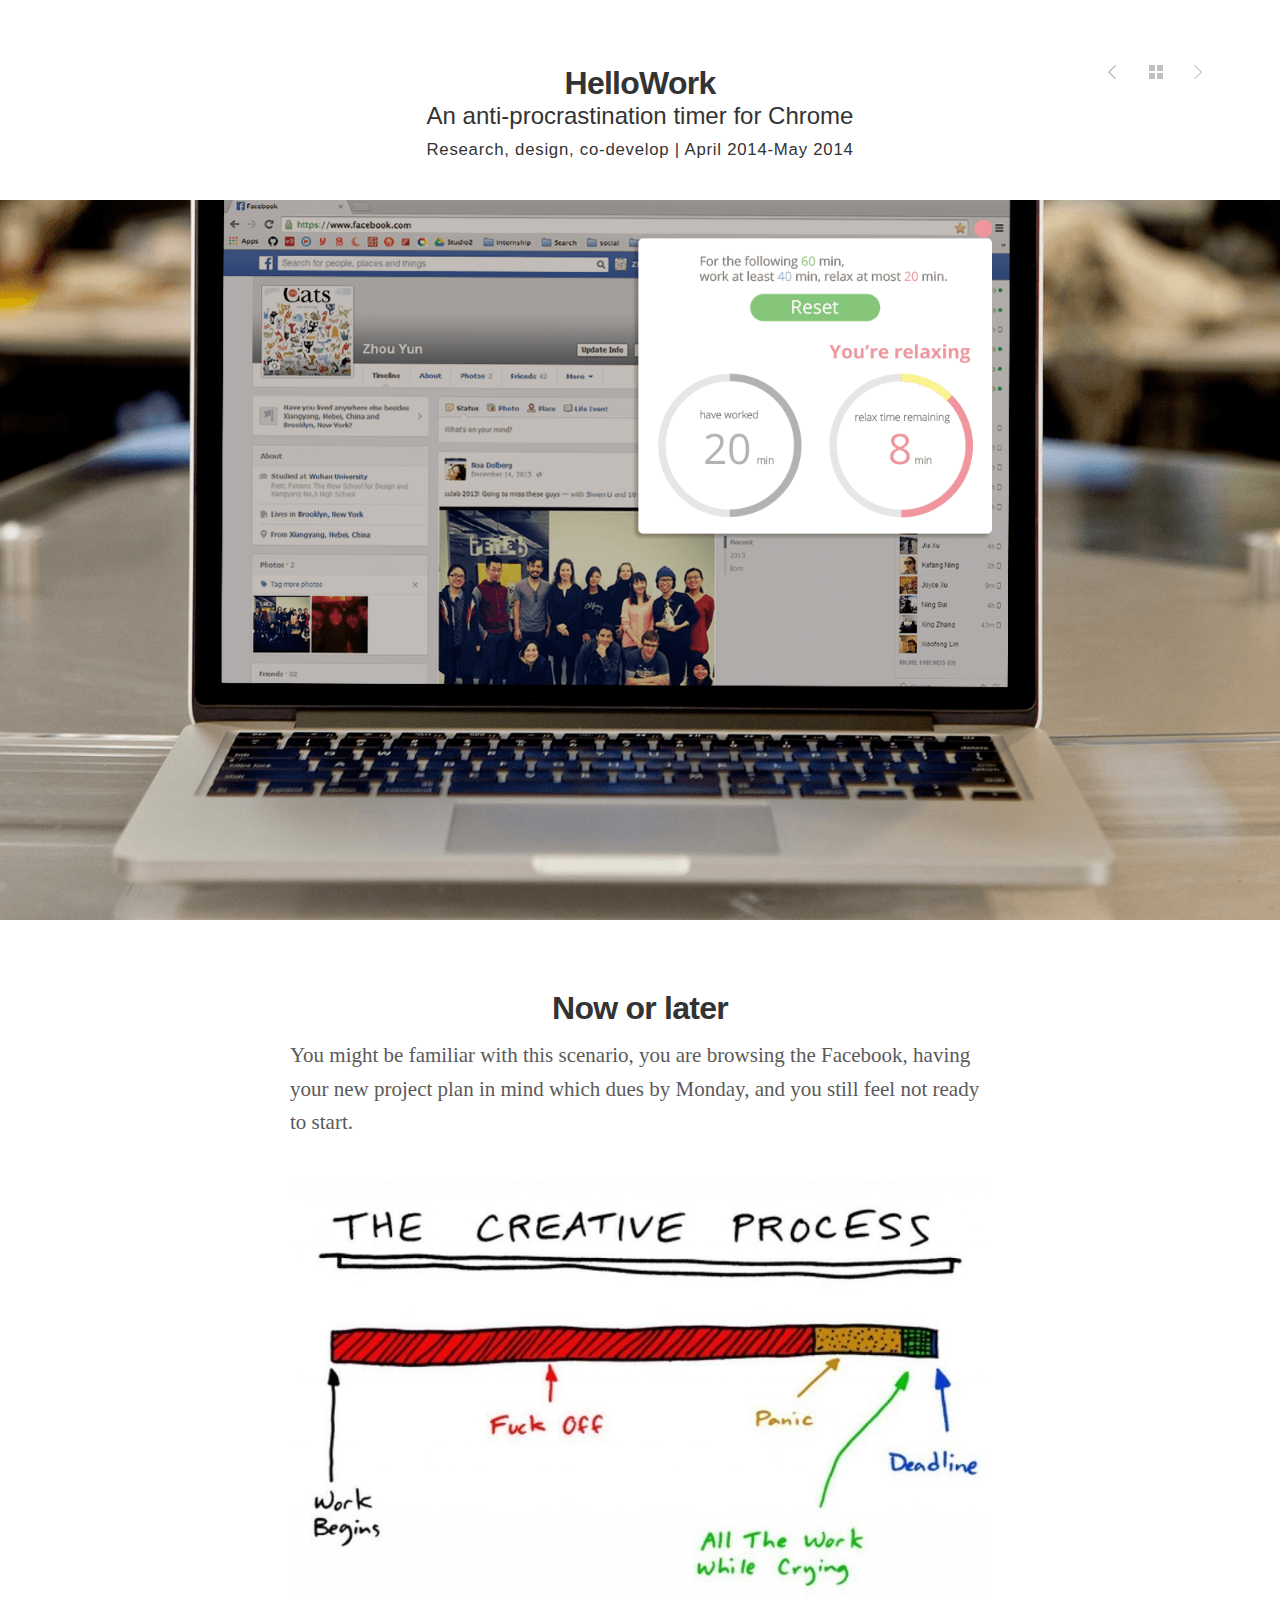
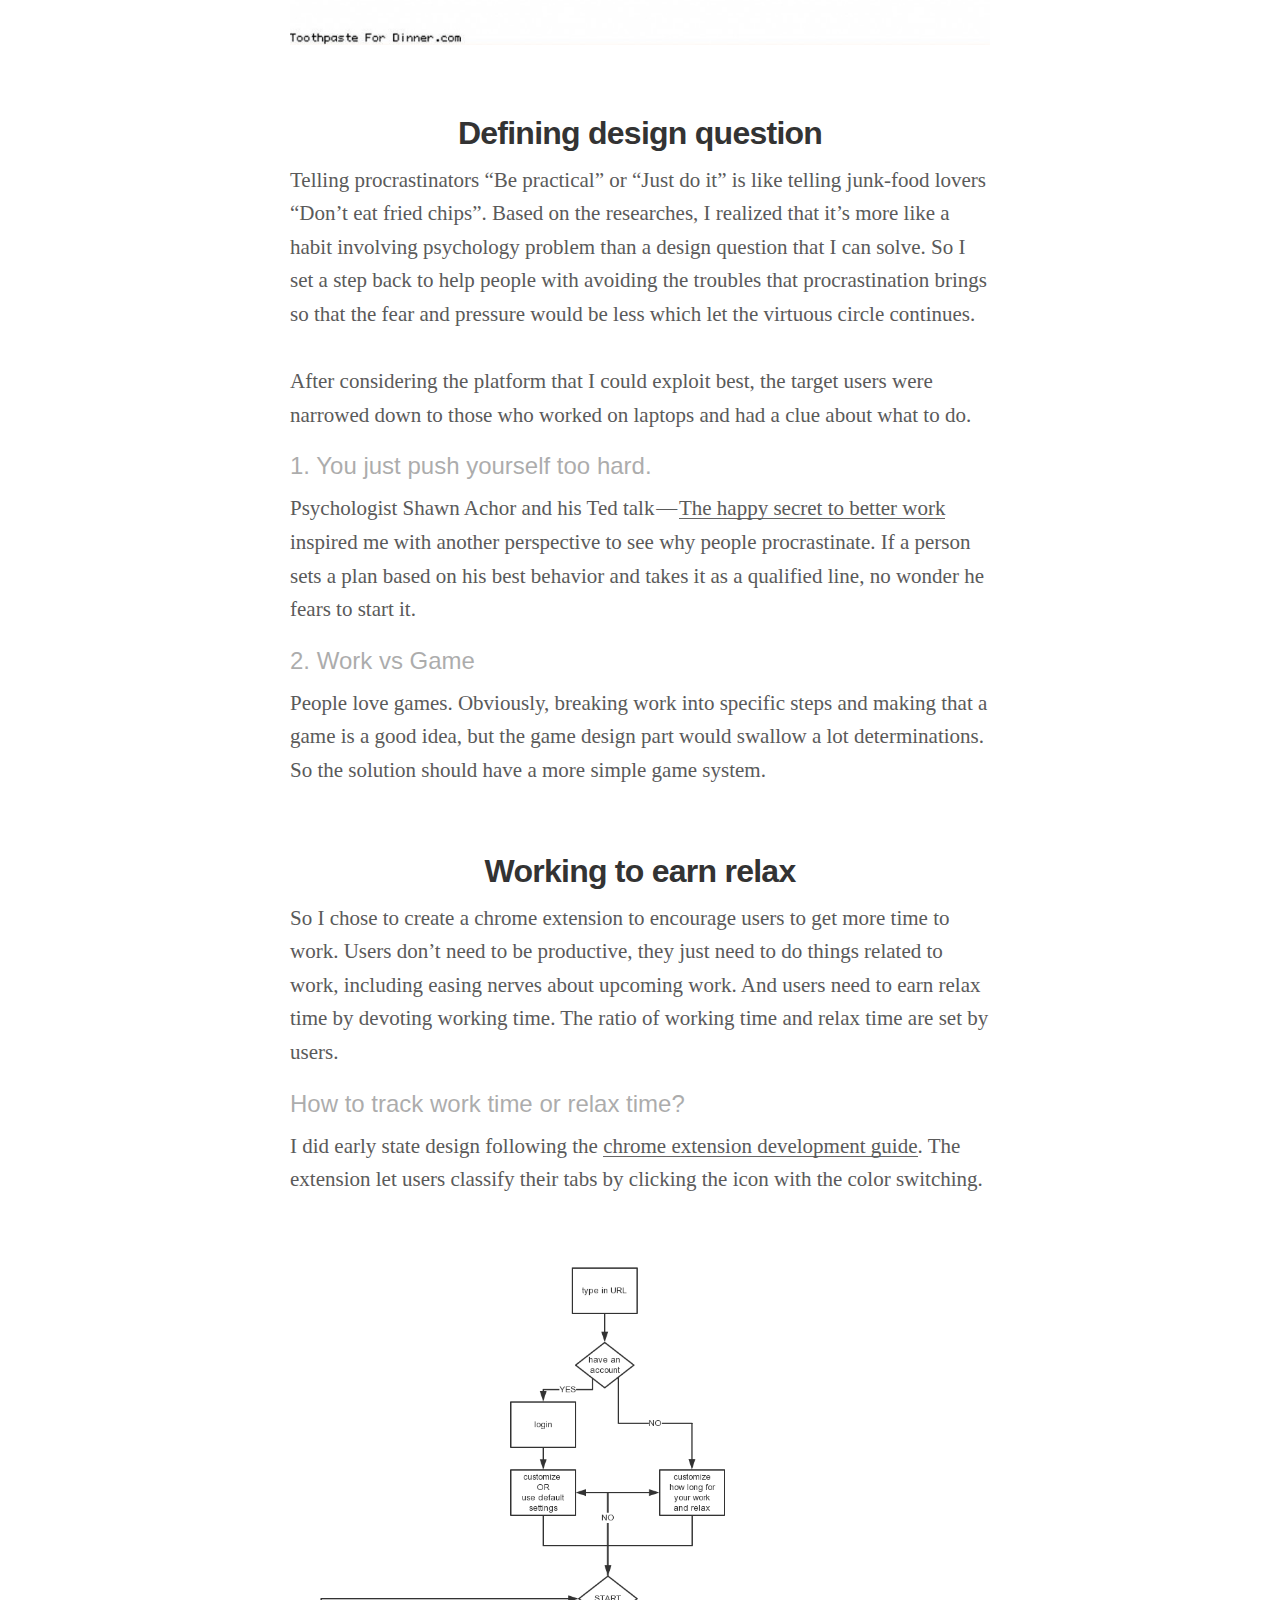
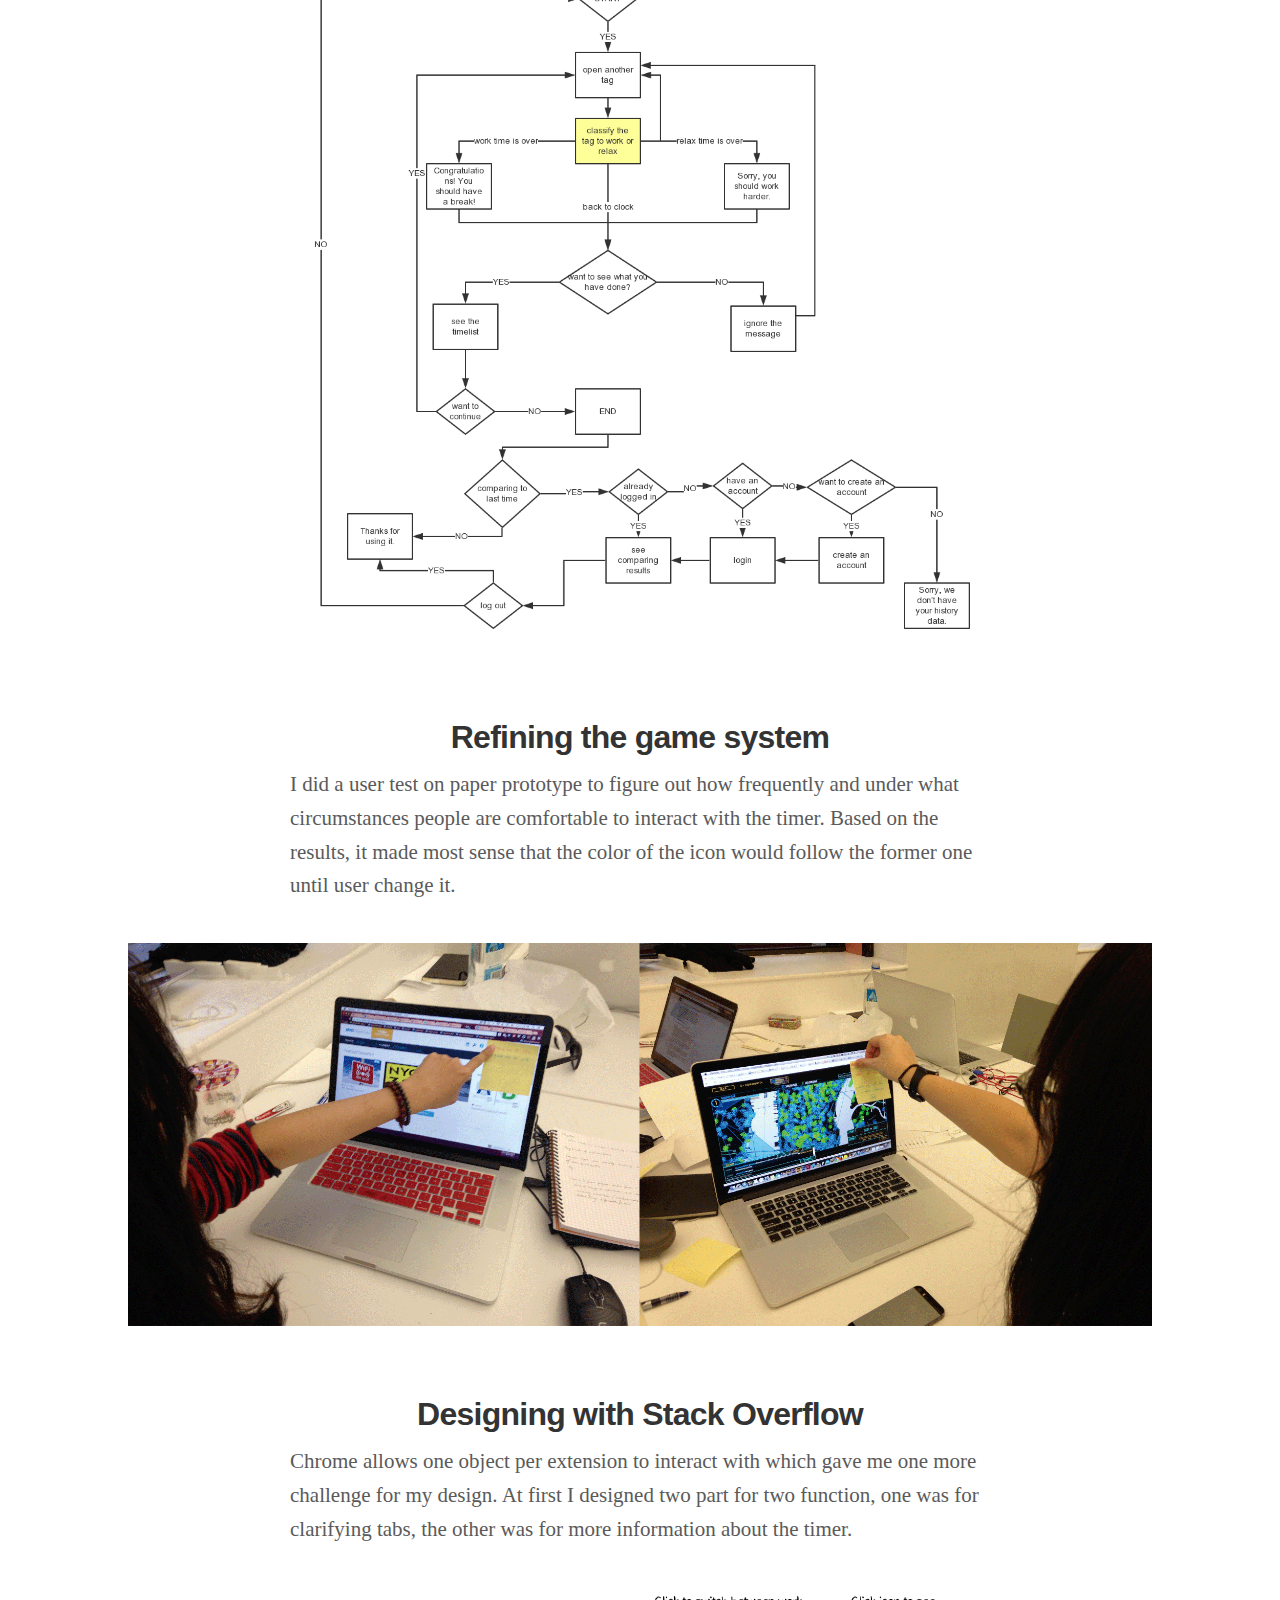
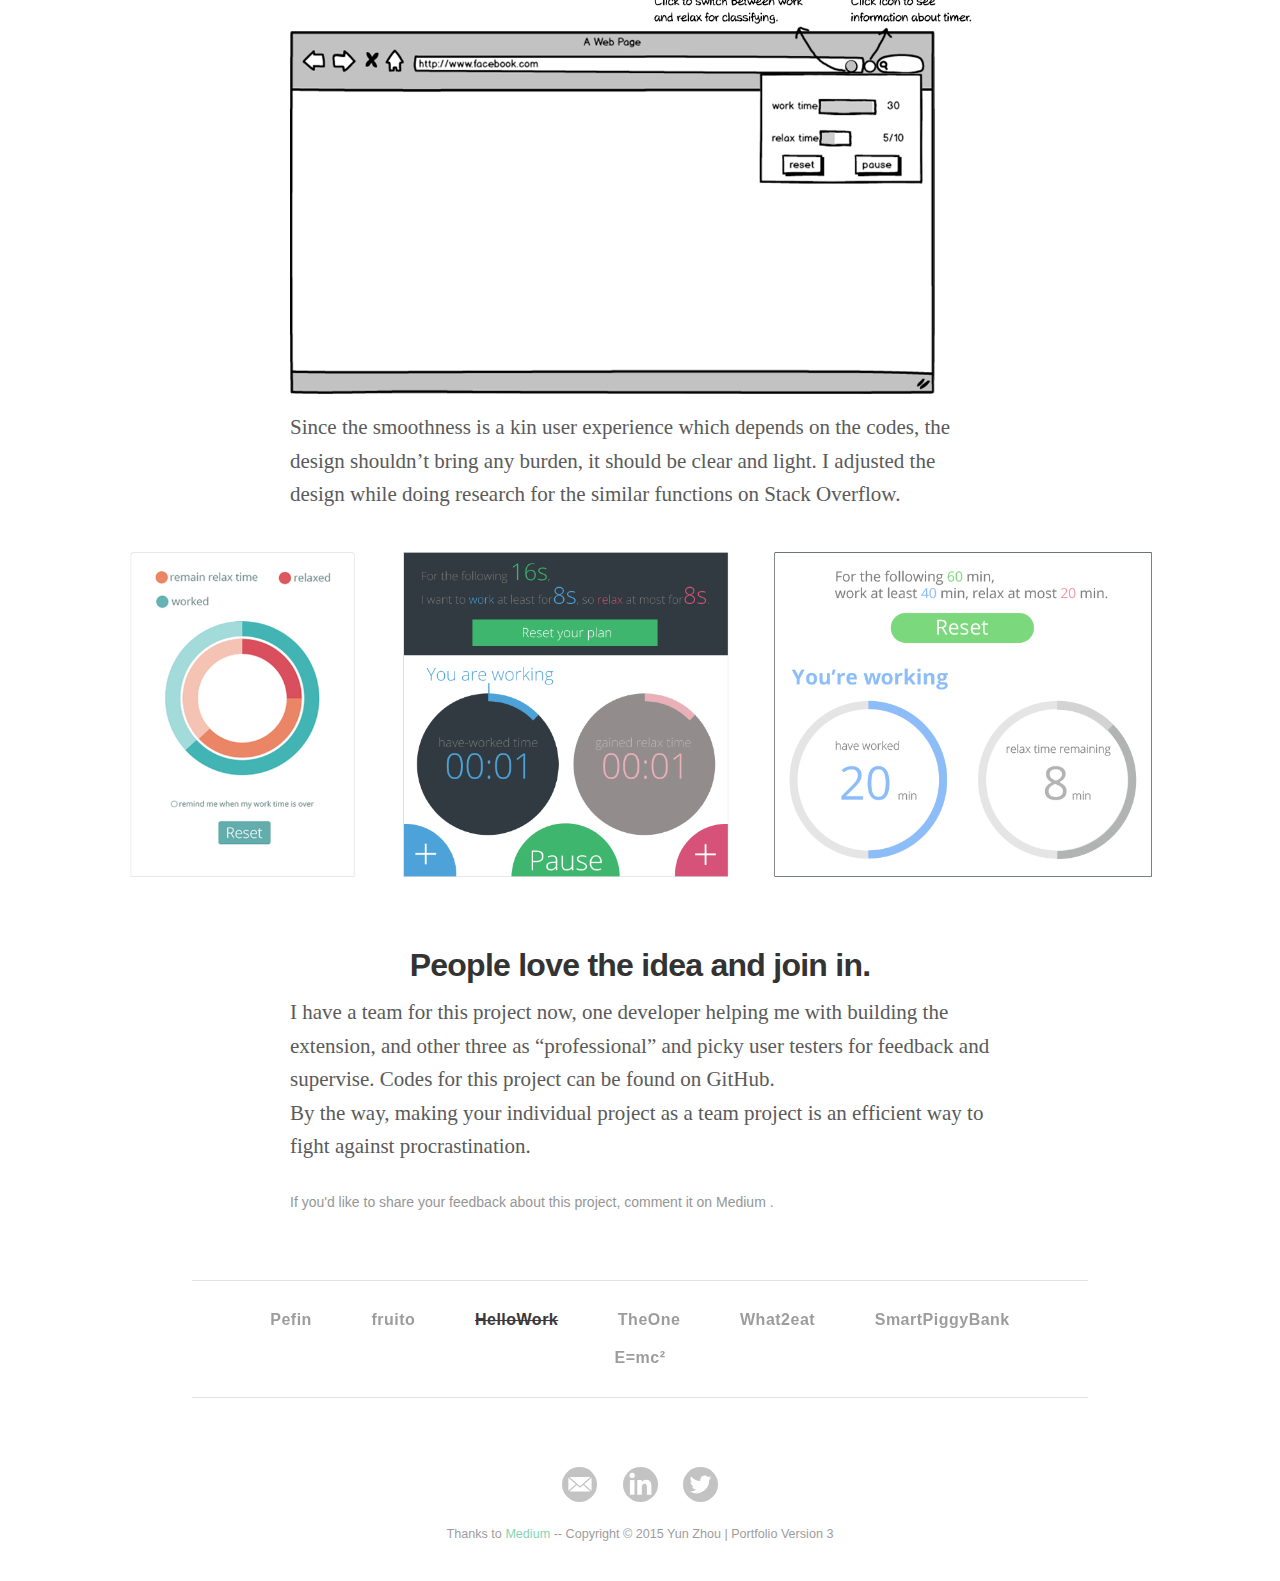
<file: hellowork.html>
<!DOCTYPE html>
<html>
<head>
	<title>Portfolio|Yun Zhou</title>
	<meta charset="utf-8">
	<link rel="icon" type="image/gif" href="./img/z.png">
	<link href="http://fonts.googleapis.com/css?family=Muli" rel="stylesheet" type="text/css">
	<link href="http://fonts.googleapis.com/css?family=Raleway" rel="stylesheet" type="text/css">
	<link rel="stylesheet" type="text/css" href="main.css"/>
	<script type="text/javascript" src="./jquery-1.11.0.min.js"></script>
	<script type="text/javascript" src="./main.js"></script>
	<meta name="viewport" content="width=device-width, initial-scale=1">
	<script>
	  (function(i,s,o,g,r,a,m){i['GoogleAnalyticsObject']=r;i[r]=i[r]||function(){
	  (i[r].q=i[r].q||[]).push(arguments)},i[r].l=1*new Date();a=s.createElement(o),
	  m=s.getElementsByTagName(o)[0];a.async=1;a.src=g;m.parentNode.insertBefore(a,m)
	  })(window,document,'script','//www.google-analytics.com/analytics.js','ga');

	  ga('create', 'UA-70118621-1', 'auto');
	  ga('send', 'pageview');

	</script>
</head>
<body>
	<div class="project_header">
		<div class="project_nav">
			<a href="fruito.html" class="previous">
				<img src="./img/pre.png">
			</a>
			<a href="index.html#project" class="index">
				<div>
					<span>&nbsp;</span>
					<span>&nbsp;</span>
					<span>&nbsp;</span>
					<span>&nbsp;</span>
				</div>
			</a>
		<a href="theone.html" class="next">
			<img src="./img/next.png">
		</a>	
		</div>
	</div>
	<div class="content">
		<div class="title">
			<h1>HelloWork</h1>
			<h2>An anti-procrastination timer for Chrome</h2>
			<h3>Research, design, co-develop | April 2014-May 2014</h3> 
		</div>
		<img src="./img/pt/hw_display.png">
	</div>
	<ul class="process">
		<li>
			<span class="s"></span>
			<div class="content_text">
				<h1>Now or later</h1>
				<p>You might be familiar with this scenario, you are browsing the Facebook, having your new project plan in mind which dues by Monday, and you still feel not ready to start.</p>
				<img src="./img/pt/deadline.jpeg">
			</div>
		</li>
		<li>
			<span class="s"></span>
			<div class="content_text">
				<h1>Defining design question</h1>
				<p> Telling procrastinators “Be practical” or “Just do it” is like telling junk-food lovers “Don’t eat fried chips”. Based on the researches, I realized that it’s more like a habit involving psychology problem than a design question that I can solve. So I set a step back to help people with avoiding the troubles that procrastination brings so that the fear and pressure would be less which let the virtuous circle continues.<br><br> After considering the platform that I could exploit best, the target users were narrowed down to those who worked on laptops and had a clue about what to do.</p>
				<h2>1. You just push yourself too hard.</h2>
				<p>Psychologist Shawn Achor and his Ted talk — <a href="http://www.ted.com/talks/shawn_achor_the_happy_secret_to_better_work#t-444336">The happy secret to better work</a> inspired me with another perspective to see why people procrastinate. If a person sets a plan based on his best behavior and takes it as a qualified line, no wonder he fears to start it.</p>
				<h2>2. Work vs Game</h2>
				<p>People love games. Obviously, breaking work into specific steps and making that a game is a good idea, but the game design part would swallow a lot determinations. So the solution should have a more simple game system.</p>
			</div>
		</li>
		<li>
			<span class="s"></span>
			<div class="content_text">
				<h1>Working to earn relax</h1>
				<p>So I chose to create a chrome extension to encourage users to get more time to work. Users don’t need to be productive, they just need to do things related to work, including easing nerves about upcoming work. And users need to earn relax time by devoting working time. The ratio of working time and relax time are set by users.</p>
			</div>
		</li>
		<li>
			<span class="s"></span>
			<div class="content_text">
				<h2>How to track work time or relax time?</h2>
				<p>I did early state design following the <a href="https://developer.chrome.com/extensions/getstarted">chrome extension development guide</a>. The extension let users classify their tabs by clicking the icon with the color switching.</p>
				<img src="./img/pt/workflow.png">
			</div>
		</li>
		<li>
			<span class="s"></span>
			<div class="content_text">
				<h1>Refining the game system</h1>
				<p>I did a user test on paper prototype to figure out how frequently and under what circumstances people are comfortable to interact with the timer. Based on the results, it made most sense that the color of the icon would follow the former one until user change it.</p>
			</div>
			<img src="./img/pt/pt_ut.png">
		</li>
		<li>
			<span class="s"></span>
			<div class="content_text">
				<h1>Designing with Stack Overflow</h1>
				<p>Chrome allows one object per extension to interact with which gave me one more challenge for my design. At first I designed two part for two function, one was for clarifying tabs, the other was for more information about the timer.</p>
				<img src="./img/pt/wireframe.png">
				<p>Since the smoothness is a kin user experience which depends on the codes, the design shouldn’t bring any burden, it should be clear and light. I adjusted the design while doing research for the similar functions on Stack Overflow.</p>
			</div>
			<img src="./img/pt/ui_transform.png">
		</li>
		<li>
			<span class="s"></span>
			<div class="content_text">
				<h1>People love the idea and join in.</h1>
				<p>I have a team for this project now, one developer helping me with building the extension, and other three as “professional” and picky user testers for feedback and supervise. Codes for this project can be found on GitHub.<br>By the way, making your individual project as a team project is an efficient way to fight against procrastination.</p>
			</div>
		</li>
		<li>
			<span class="s"></span>
			<div class="content_text share">
				<h6>If you'd like to share your feedback about this project, <a href="https://medium.com/@zhouyunsunnyday/hellowork-anti-procrastination-timer-extension-for-chrome-d13f4ff2a0f9">comment it on Medium</a> .</h6>
			</div>
		</li>
	</ul>
	<div class="bottom">
		<hr class="divider">
			<ul class="nav-container">
				<li class="nav"><a href="pefin.html">Pefin</a></li>
				<li class="nav"><a href="fruito.html">fruito</a></li>
				<li class="nav on"><a href="hellowork.html">HelloWork</a></li>
				<li class="nav"><a href="theone.html">TheOne</a></li>
				<li class="nav"><a href="what2eat.html">What2eat</a></li>
				<li class="nav"><a href="smartpiggybank.html">SmartPiggyBank</a></li>
				<li class="nav"><a href="e=mc2.html">E=mc²</a></li>
			</ul>
		<hr class="divider">
	</div>
	<div id="contact">
		<div class="social-network">
			<a href="mailto:zhouyun444@gmail.com"><img src="img/sn-email.svg"></a>
			<a href="http://www.linkedin.com/pub/yun-zhou/96/b97/960"><img src="img/sn-linkedin.svg"></a>
			<a href="https://twitter.com/zhouyunsunnyday"><img src="img/sn-twitter.svg"></a>
		</div>
	</div>
	<div class="copyright">
		<h3>Thanks to <a class="medium" href="http://www.medium.com">Medium</a> -- Copyright © 2015 Yun Zhou | Portfolio Version 3</h3>
	</div>
</body>
</html>
</file>
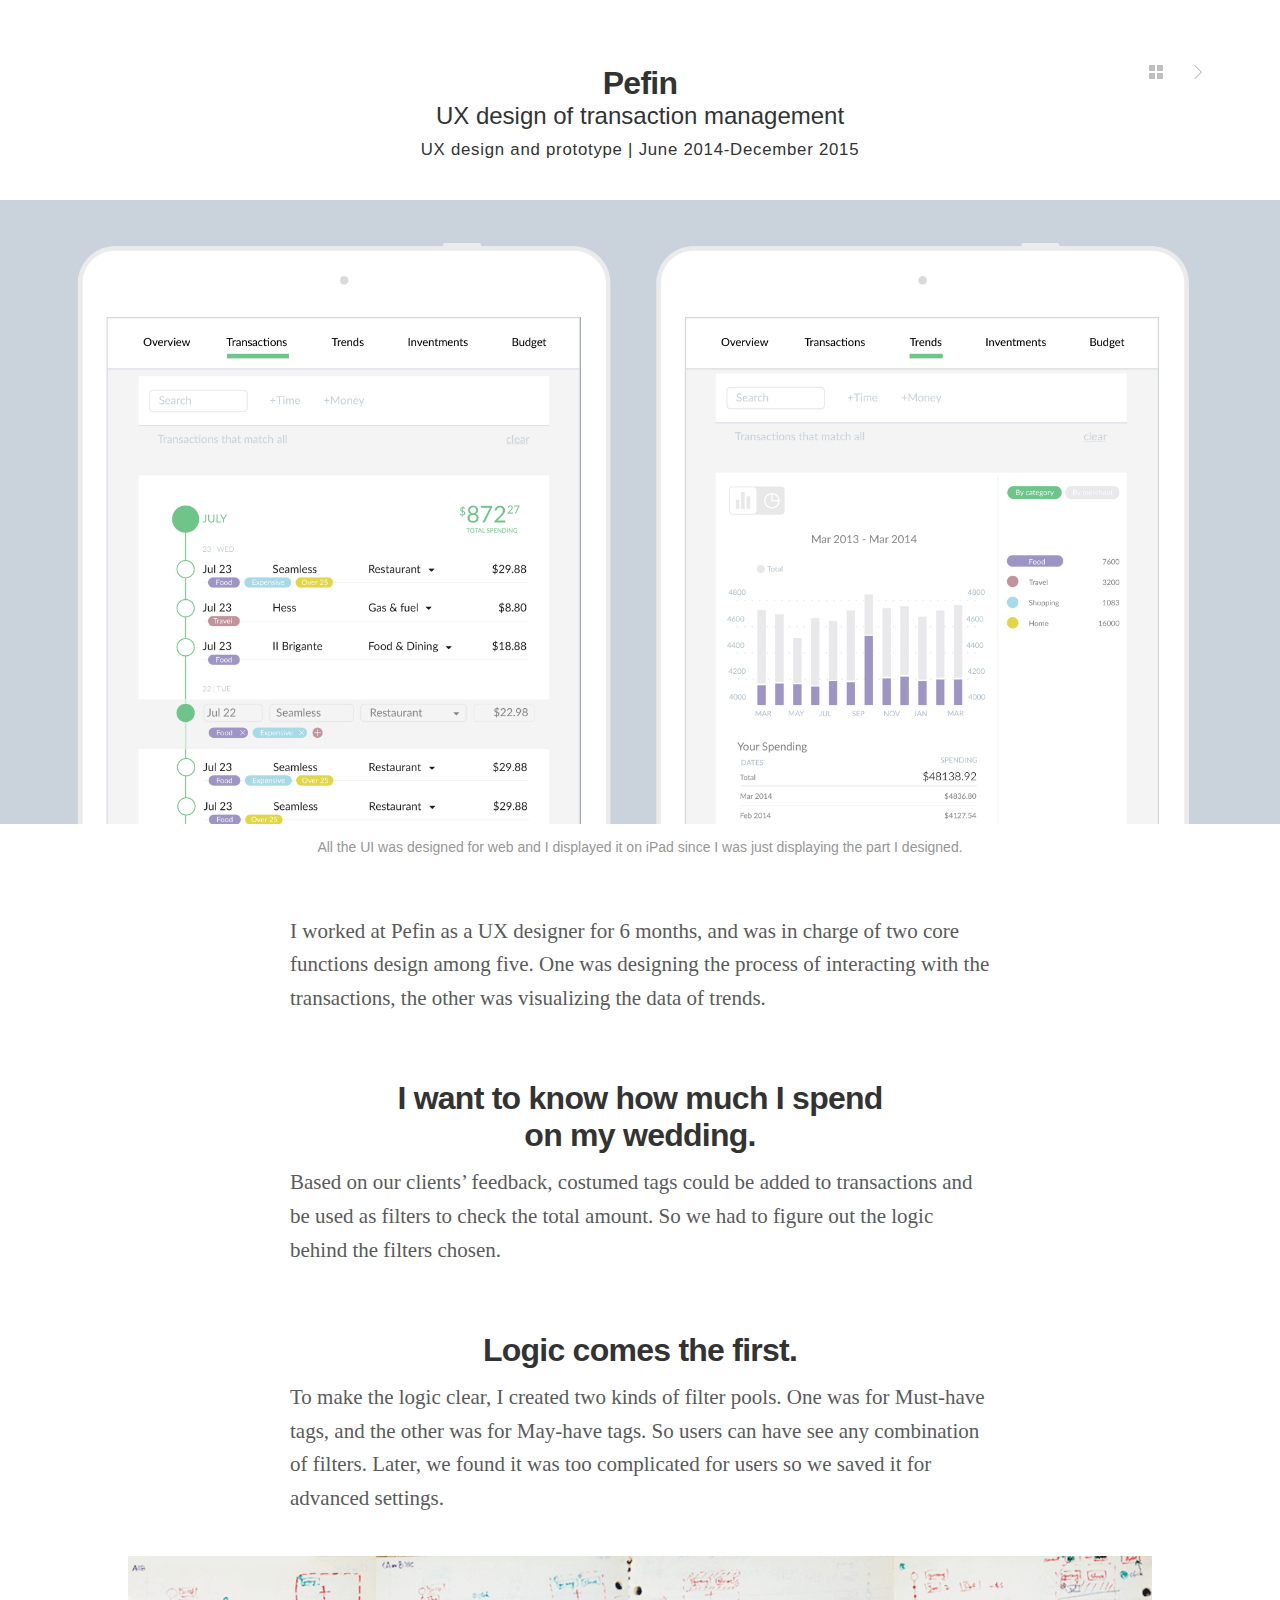
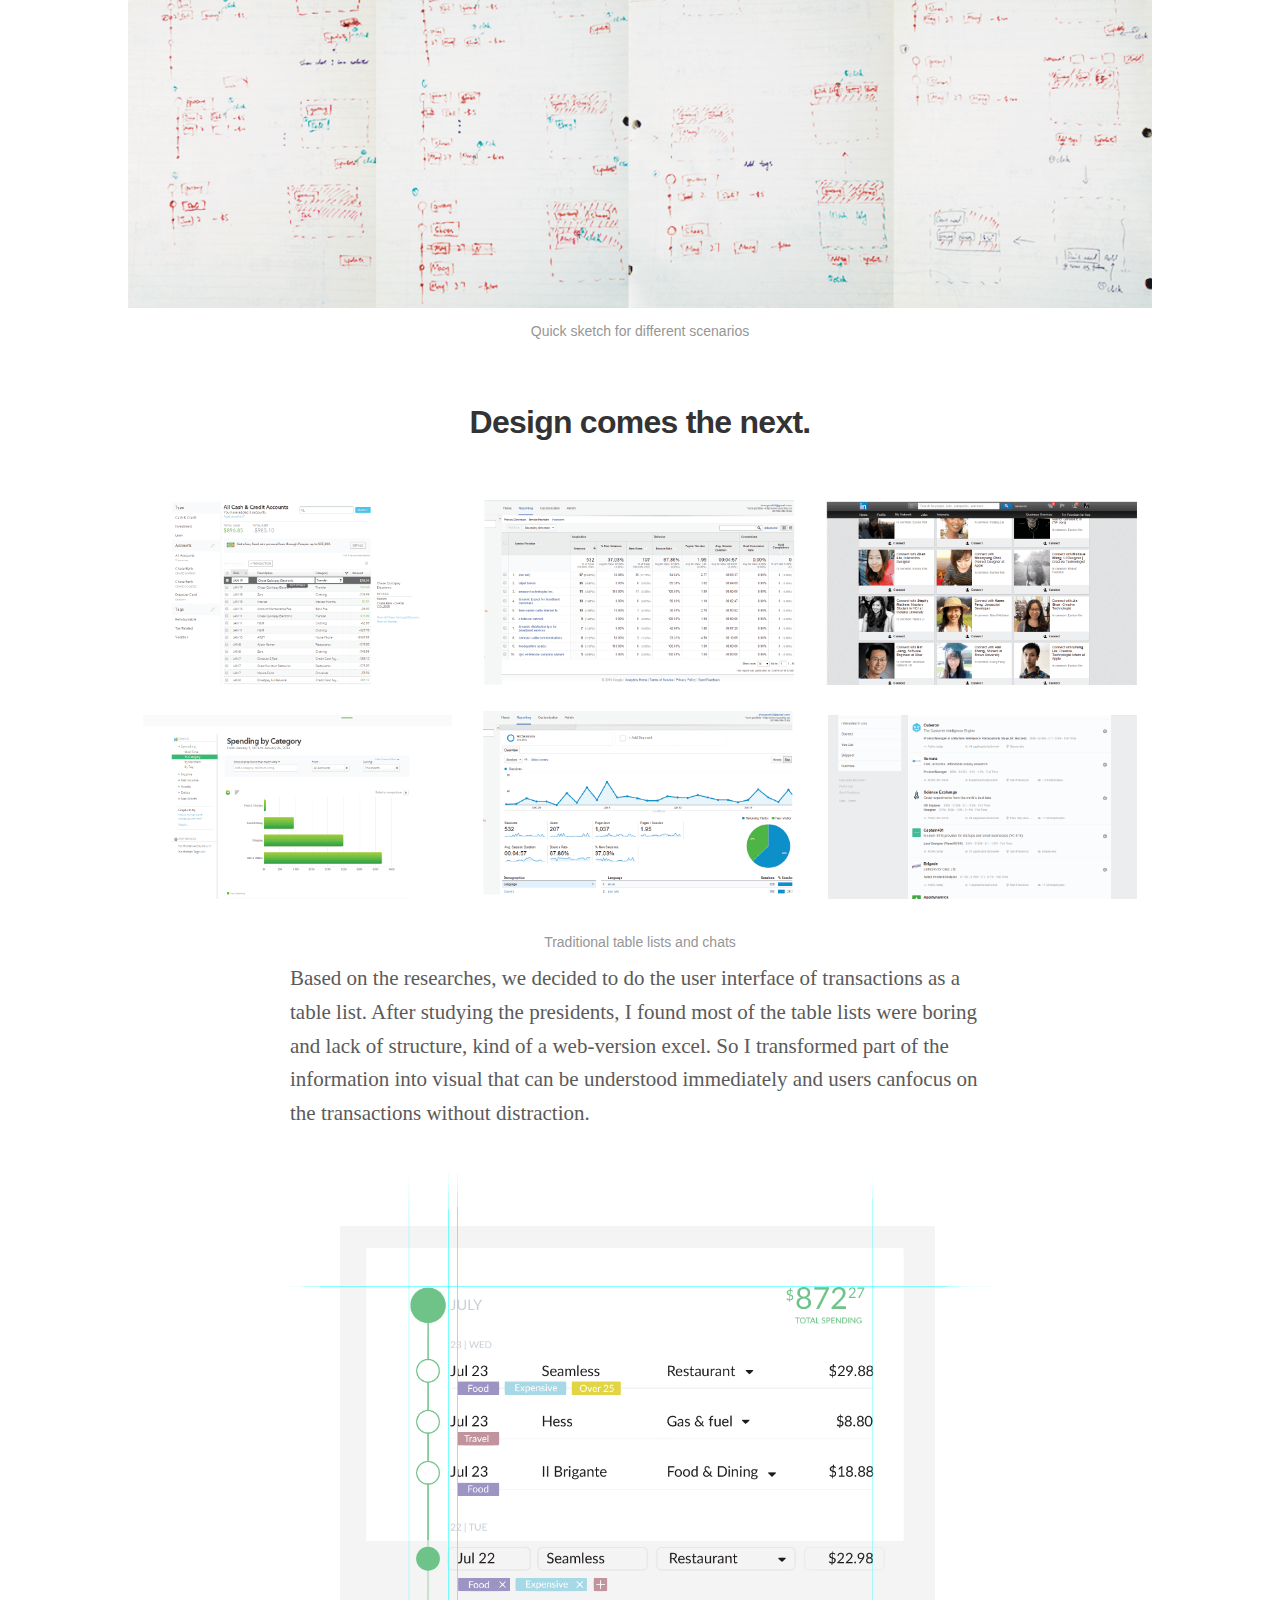
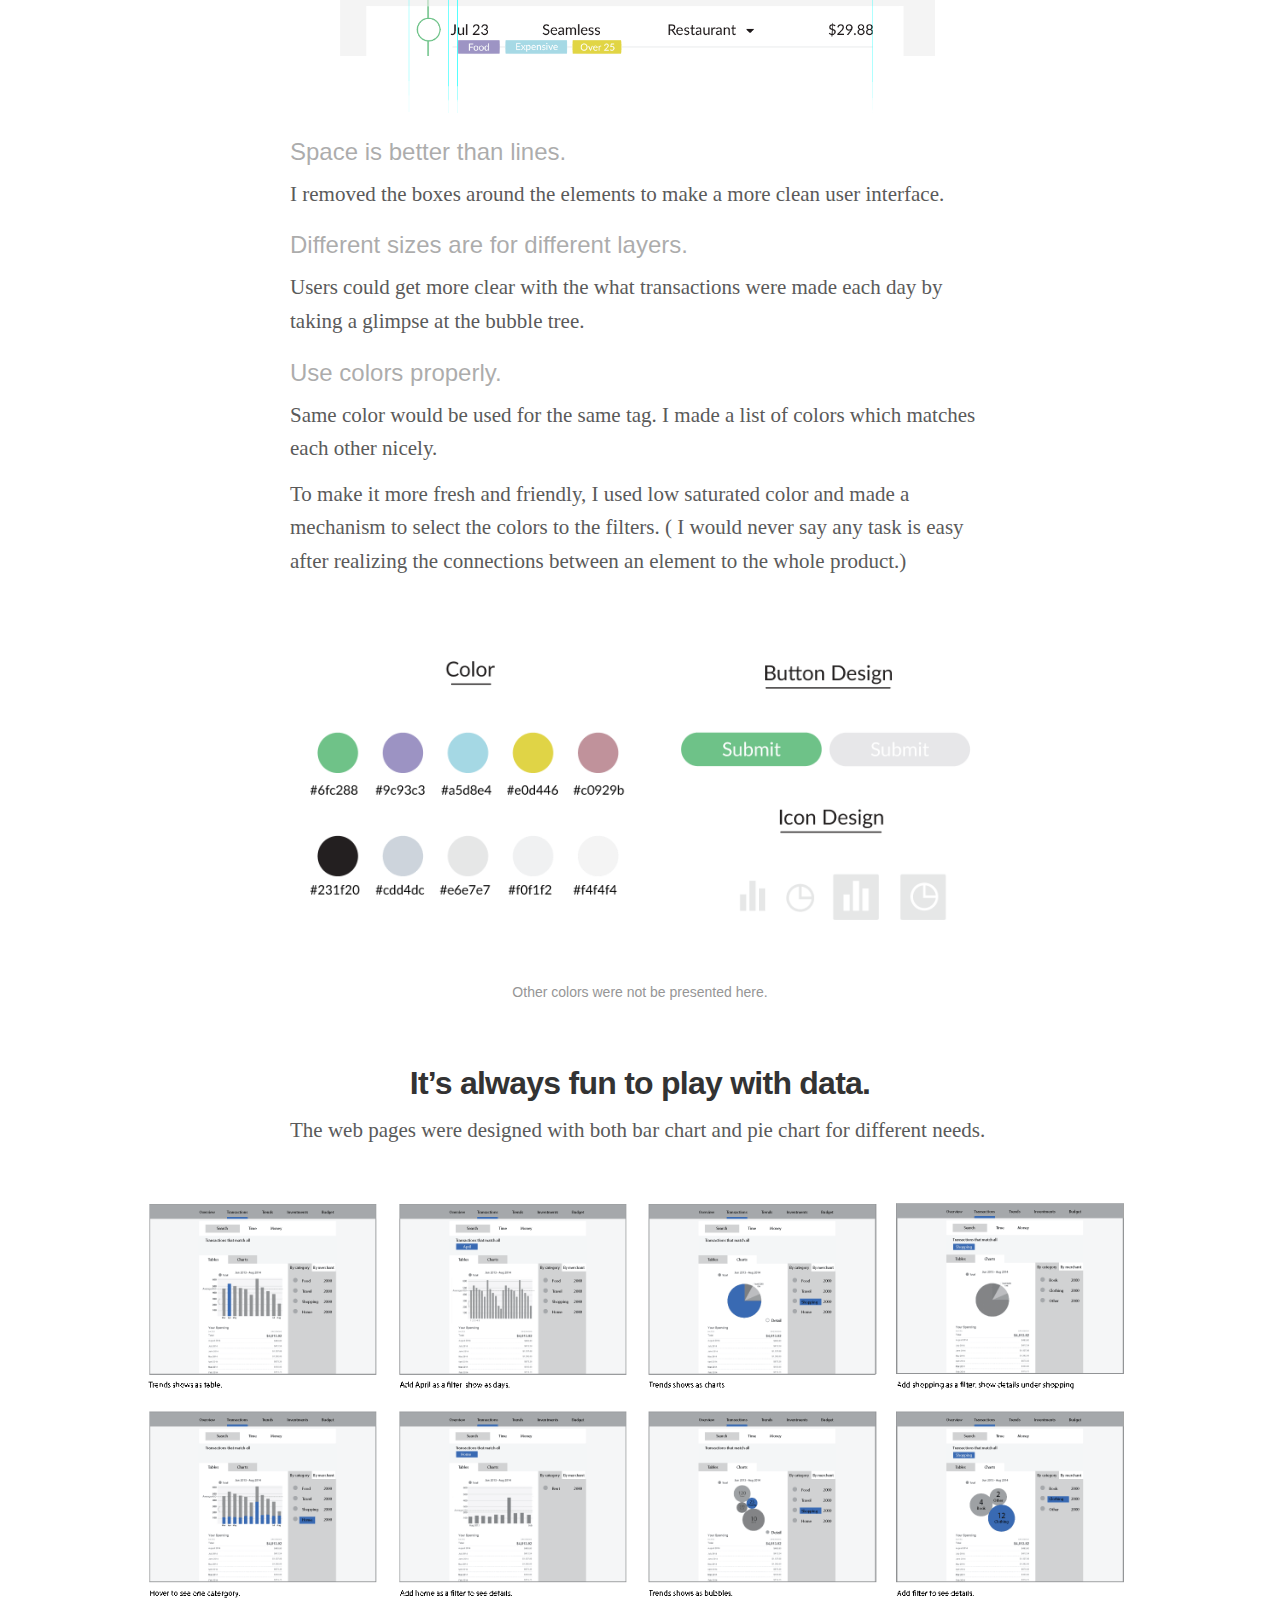
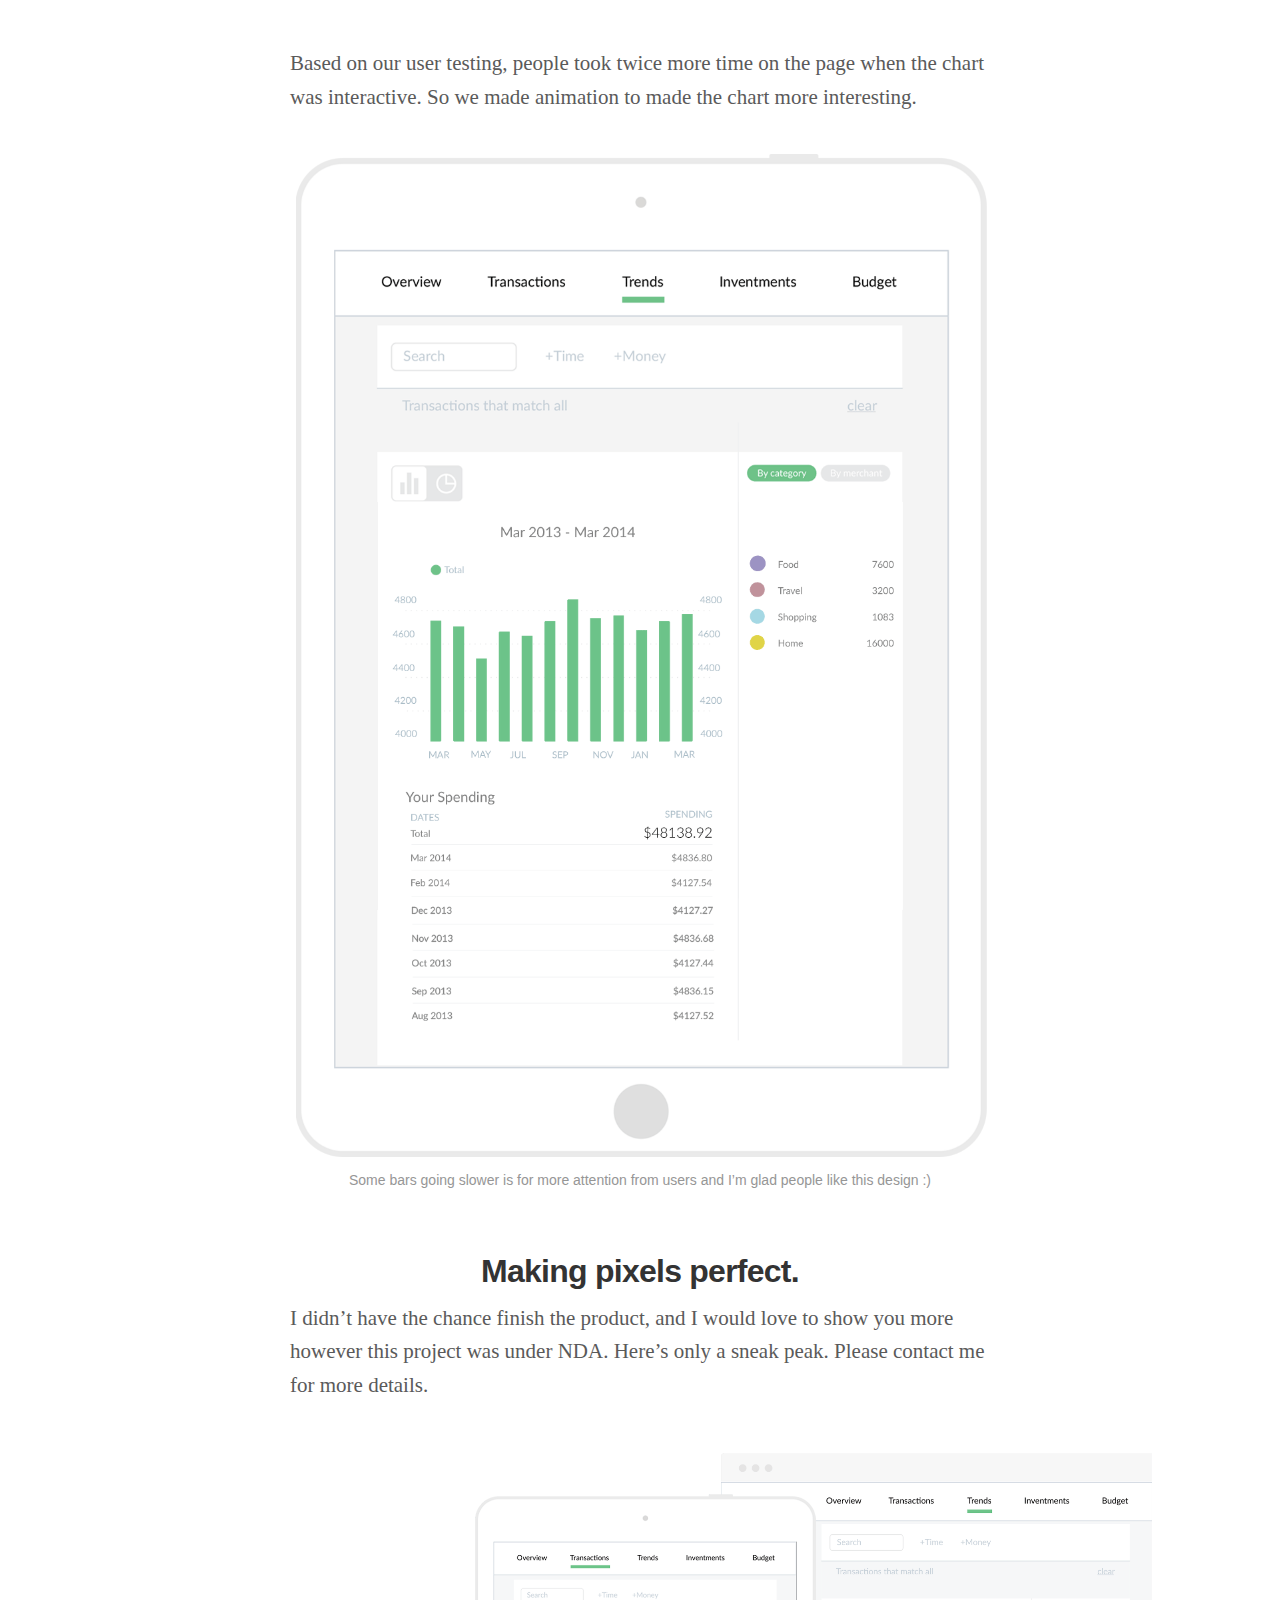
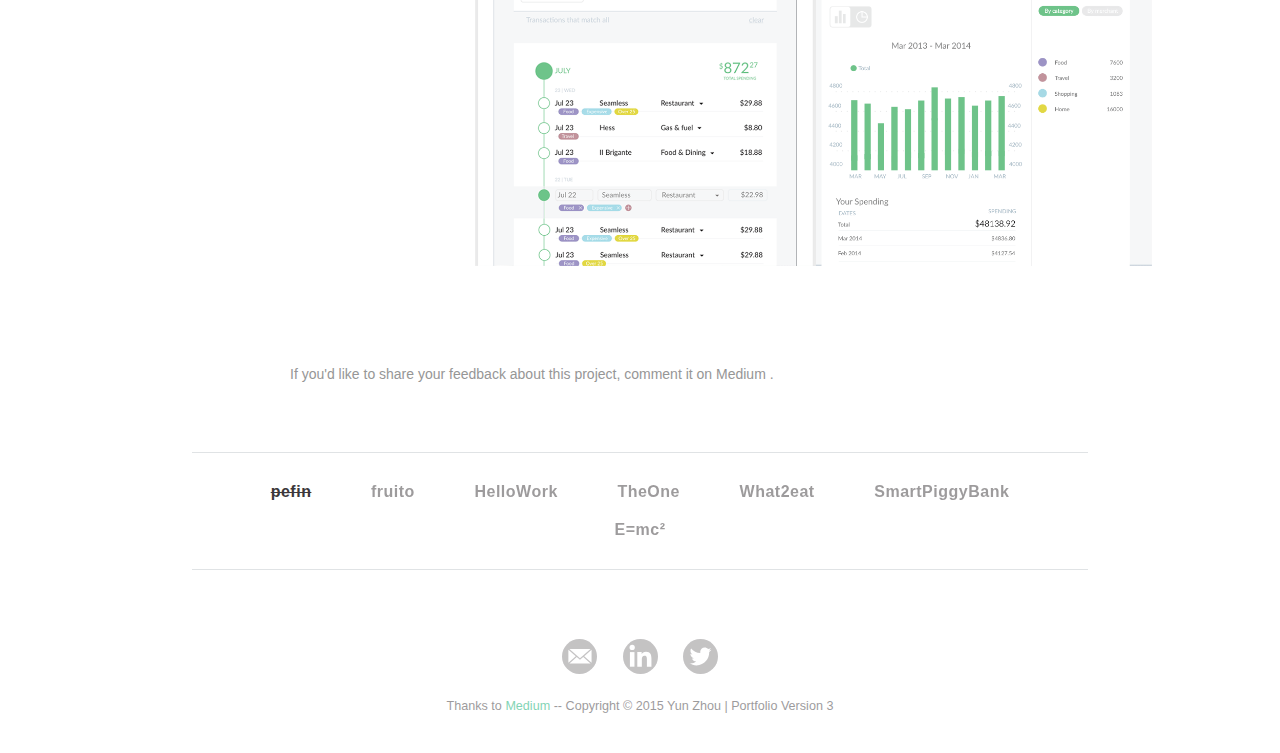
<file: pefin.html>
<!DOCTYPE html>
<html>
<head>
	<title>Portfolio|Yun Zhou</title>
	<meta charset="utf-8">
	<link rel="icon" type="image/gif" href="./img/z.png">
	<link href="http://fonts.googleapis.com/css?family=Muli" rel="stylesheet" type="text/css">
	<link href="http://fonts.googleapis.com/css?family=Raleway" rel="stylesheet" type="text/css">
	<link rel="stylesheet" type="text/css" href="main.css"/>
	<script type="text/javascript" src="./jquery-1.11.0.min.js"></script>
	<script type="text/javascript" src="./main.js"></script>
	<meta name="viewport" content="width=device-width, initial-scale=1">
	<script>
	  (function(i,s,o,g,r,a,m){i['GoogleAnalyticsObject']=r;i[r]=i[r]||function(){
	  (i[r].q=i[r].q||[]).push(arguments)},i[r].l=1*new Date();a=s.createElement(o),
	  m=s.getElementsByTagName(o)[0];a.async=1;a.src=g;m.parentNode.insertBefore(a,m)
	  })(window,document,'script','//www.google-analytics.com/analytics.js','ga');

	  ga('create', 'UA-70118621-1', 'auto');
	  ga('send', 'pageview');

	</script>
</head>
<body>
	<div class="project_header">
		<div class="project_nav">
			<!-- <a href="" class="previous">
				<img src="./img/pre.png">
			</a> -->
			<a href="index.html#project" class="index">
				<div>
					<span>&nbsp;</span>
					<span>&nbsp;</span>
					<span>&nbsp;</span>
					<span>&nbsp;</span>
				</div>
			</a>
		<a href="fruito.html" class="next">
			<img src="./img/next.png">
		</a>	
		</div>
	</div>
	<div class="content">
		<div class="title">
			<h1>Pefin</h1>
			<h2>UX design of transaction management</h2>
			<h3>UX design and prototype | June 2014-December 2015</h3> 
		</div>
		<img src="./img/pefin/ui.png">
		<h6>All the UI was designed for web and I displayed it on iPad since I was just displaying the part I designed.</h6>
	<ul class="process">
		<li>
			<span class="s"></span>
			<div class="content_text">
			<br><br>
				<p>I worked at Pefin as a UX designer for 6 months, and was in charge of two core functions design among five. One was designing the process of interacting with the transactions, the other was visualizing the data of trends.</p>
			</div>
		</li>
		<li>
			<span class="s"></span>
			<div class="content_text">
				<h1>I want to know how much I spend<br> on my wedding.</h1>
				<p>Based on our clients’ feedback, costumed tags could be added to transactions and be used as filters to check the total amount. So we had to figure out the logic behind the filters chosen.</p>
			</div>
		</li>
		<li>
			<span class="s"></span>
			<div class="content_text">
				<h1>Logic comes the first.</h1>
				<p>To make the logic clear, I created two kinds of filter pools. One was for Must-have tags, and the other was for May-have tags. So users can have see any combination of filters. Later, we found it was too complicated for users so we saved it for advanced settings.</p>
			</div>
			<img src="./img/pefin/2.png">
			<h6>Quick sketch for different scenarios</h6>
		</li>
		<li>
			<span class="s"></span>
			<div class="content_text">
				<h1>Design comes the next.</h1>
			</div>
			<img src="./img/pefin/data.png">
			<h6>Traditional table lists and chats</h6>
			<span class="s"></span>
			<div class="content_text">
				<p>Based on the researches, we decided to do the user interface of transactions as a table list. After studying the presidents, I found most of the table lists were boring and lack of structure, kind of a web-version excel. So I transformed part of the information into visual that can be understood immediately and users canfocus on the transactions without distraction.</p>
				<img src="./img/pefin/ui_detail.png">
				<h2>Space is better than lines.</h2>
				<p>I removed the boxes around the elements to make a more clean user interface.</p>
				<h2>Different sizes are for different layers.</h2>
				<p>Users could get more clear with the what transactions were made each day by taking a glimpse at the bubble tree.</p>
				<h2>Use colors properly.</h2>
				<p>Same color would be used for the same tag. I made a list of colors which matches each other nicely.</p>
				<p>To make it more fresh and friendly, I used low saturated color and made a mechanism to select the colors to the filters. ( I would never say any task is easy after realizing the connections between an element to the whole product.)</p>
				<img src="./img/pefin/design-exhibition1.png">
				<h6>Other colors were not be presented here.</h6>
			</div>
		</li>
		<li>
			<span class="s"></span>
			<div class="content_text">
				<h1>It’s always fun to play with data.</h1>
				<p>The web pages were designed with both bar chart and pie chart for different needs.</p>
			</div>
			<img src="./img/pefin/wireframe1.24.png">
			<span class="s"></span>
			<div class="content_text">
				<p>Based on our user testing, people took twice more time on the page when the chart was interactive. So we made animation to made the chart more interesting.</p>
				<img src="./img/pefin/pefin_chart9without_fade.gif">
				<h6>Some bars going slower is for more attention from users and I’m glad people like this design :)</h6>
			</div>
		</li>
		<li>
			<span class="s"></span>
			<div class="content_text">
				<h1>Making pixels perfect.</h1>
				<p>I didn’t have the chance finish the product, and I would love to show you more however this project was under NDA. Here’s only a sneak peak. Please contact me for more details.</p>
			</div>
			<img src="./img/pefin/pefin1.png">
		</li>
		<li>
			<span class="s"></span>
			<div class="content_text">
				<h1></h1>
			</div>
		</li>
		<li>
			<span class="s"></span>
			<div class="content_text share">
				<h6>If you'd like to share your feedback about this project, <a href="https://medium.com/@zhouyunsunnyday/ux-design-of-transaction-management-442d7b833285#.v5r4to9rp">comment it on Medium</a> .</h6>
			</div>
		</li>
		</div>
	</ul>
	<div class="bottom">
		<hr class="divider">
			<ul class="nav-container">
				<li class="nav on"><a href="pefin.html">pefin</a></li>
				<li class="nav "><a href="fruito.html">fruito</a></li>
				<li class="nav"><a href="hellowork.html">HelloWork</a></li>
				<li class="nav"><a href="theone.html">TheOne</a></li>
				<li class="nav"><a href="what2eat.html">What2eat</a></li>
				<li class="nav"><a href="smartpiggybank.html">SmartPiggyBank</a></li>
				<li class="nav"><a href="e=mc2.html">E=mc²</a></li>
			</ul>
		<hr class="divider">
	</div>
	<div id="contact">
		<div class="social-network">
			<a href="mailto:zhouyun444@gmail.com"><img src="img/sn-email.svg"></a>
			<a href="http://www.linkedin.com/pub/yun-zhou/96/b97/960"><img src="img/sn-linkedin.svg"></a>
			<a href="https://twitter.com/zhouyunsunnyday"><img src="img/sn-twitter.svg"></a>
		</div>
	</div>
	<div class="copyright">
		<h3>Thanks to <a class="medium" href="http://www.medium.com">Medium</a> -- Copyright © 2015 Yun Zhou | Portfolio Version 3</h3>
	</div>
</body>
</html>
</file>
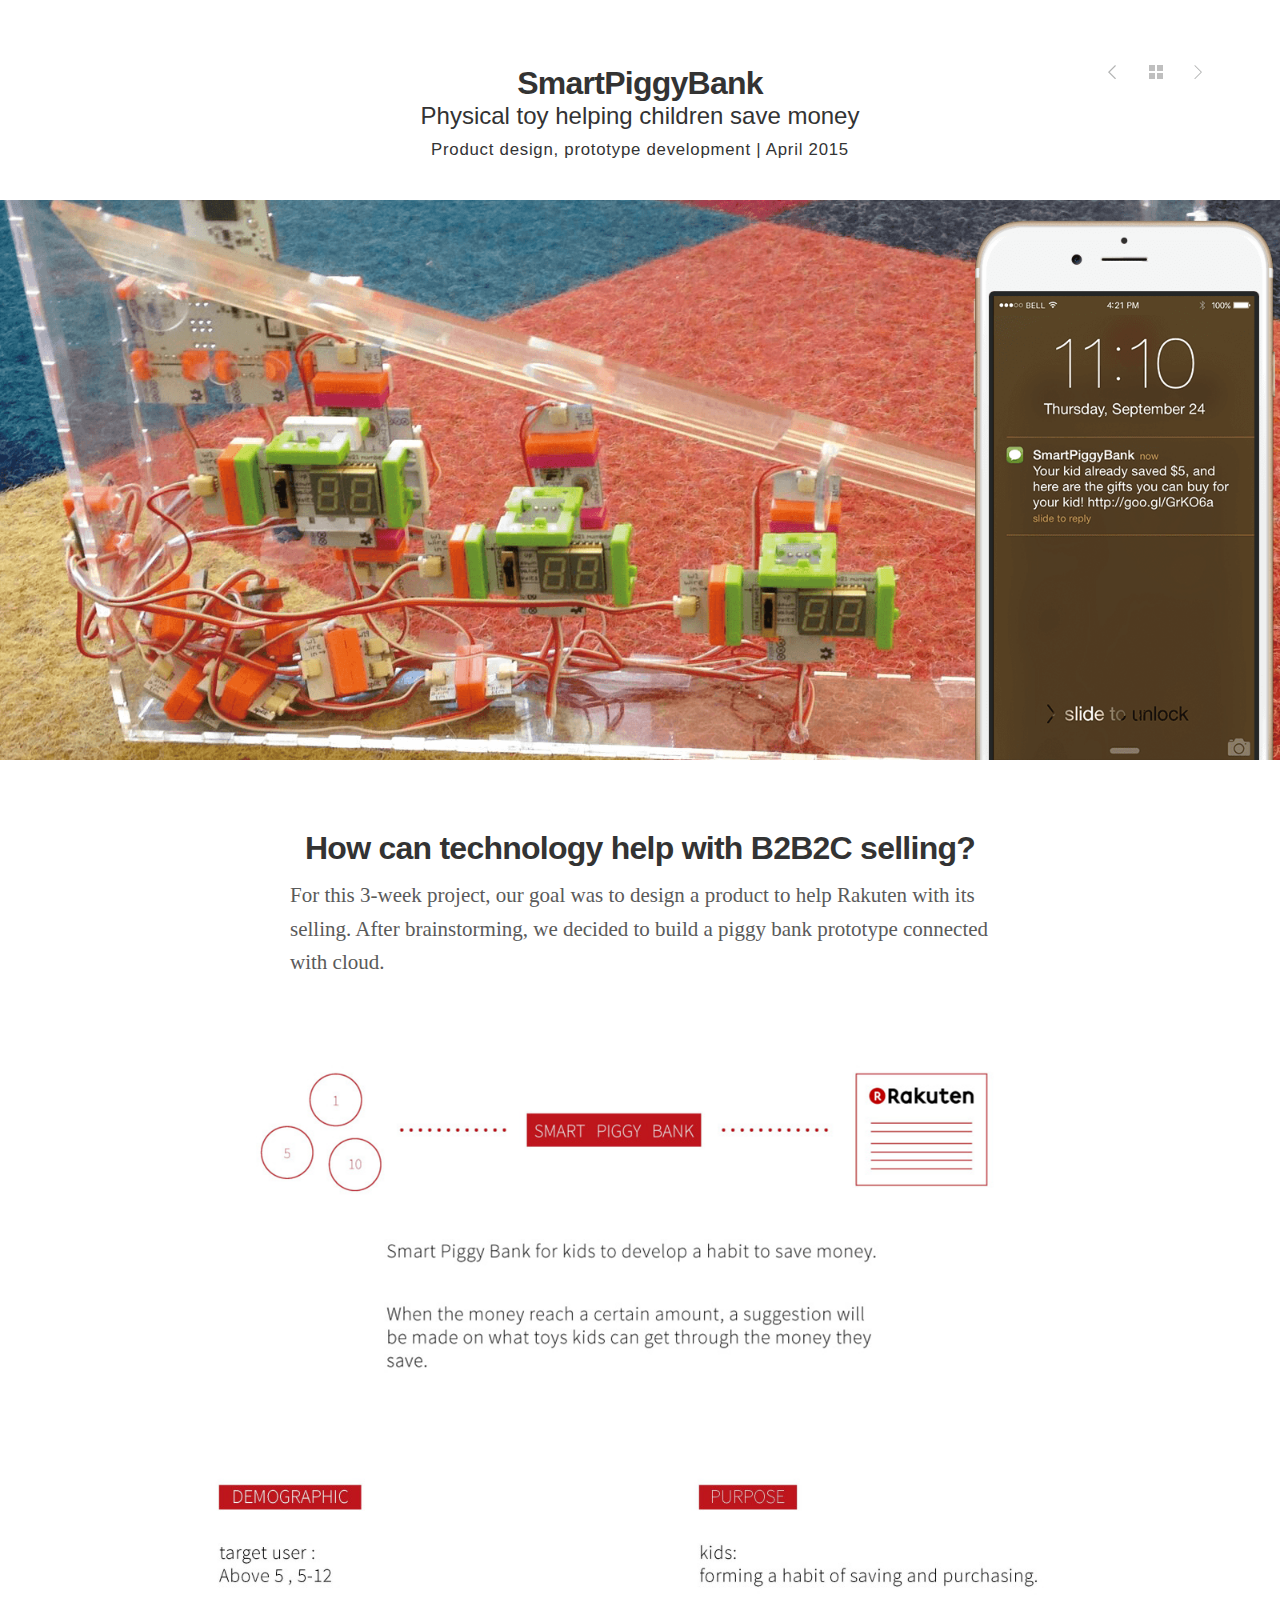
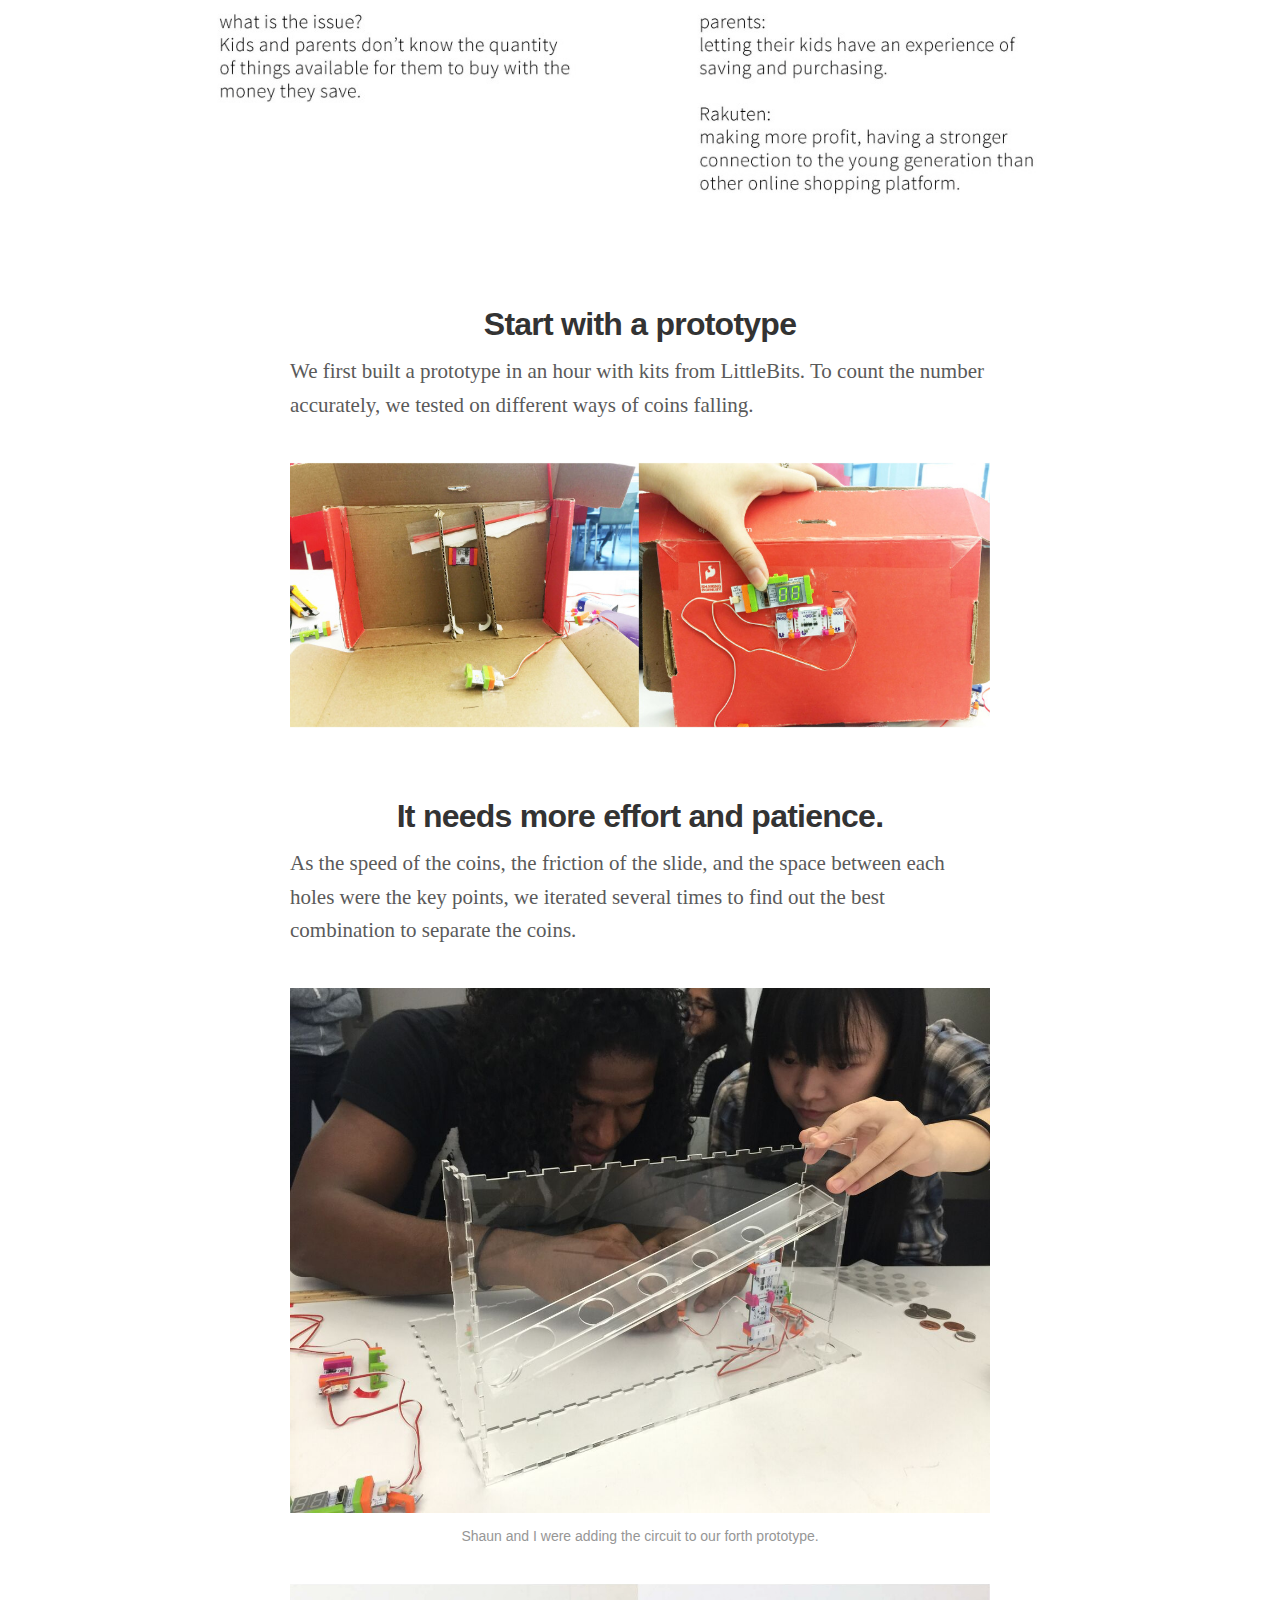
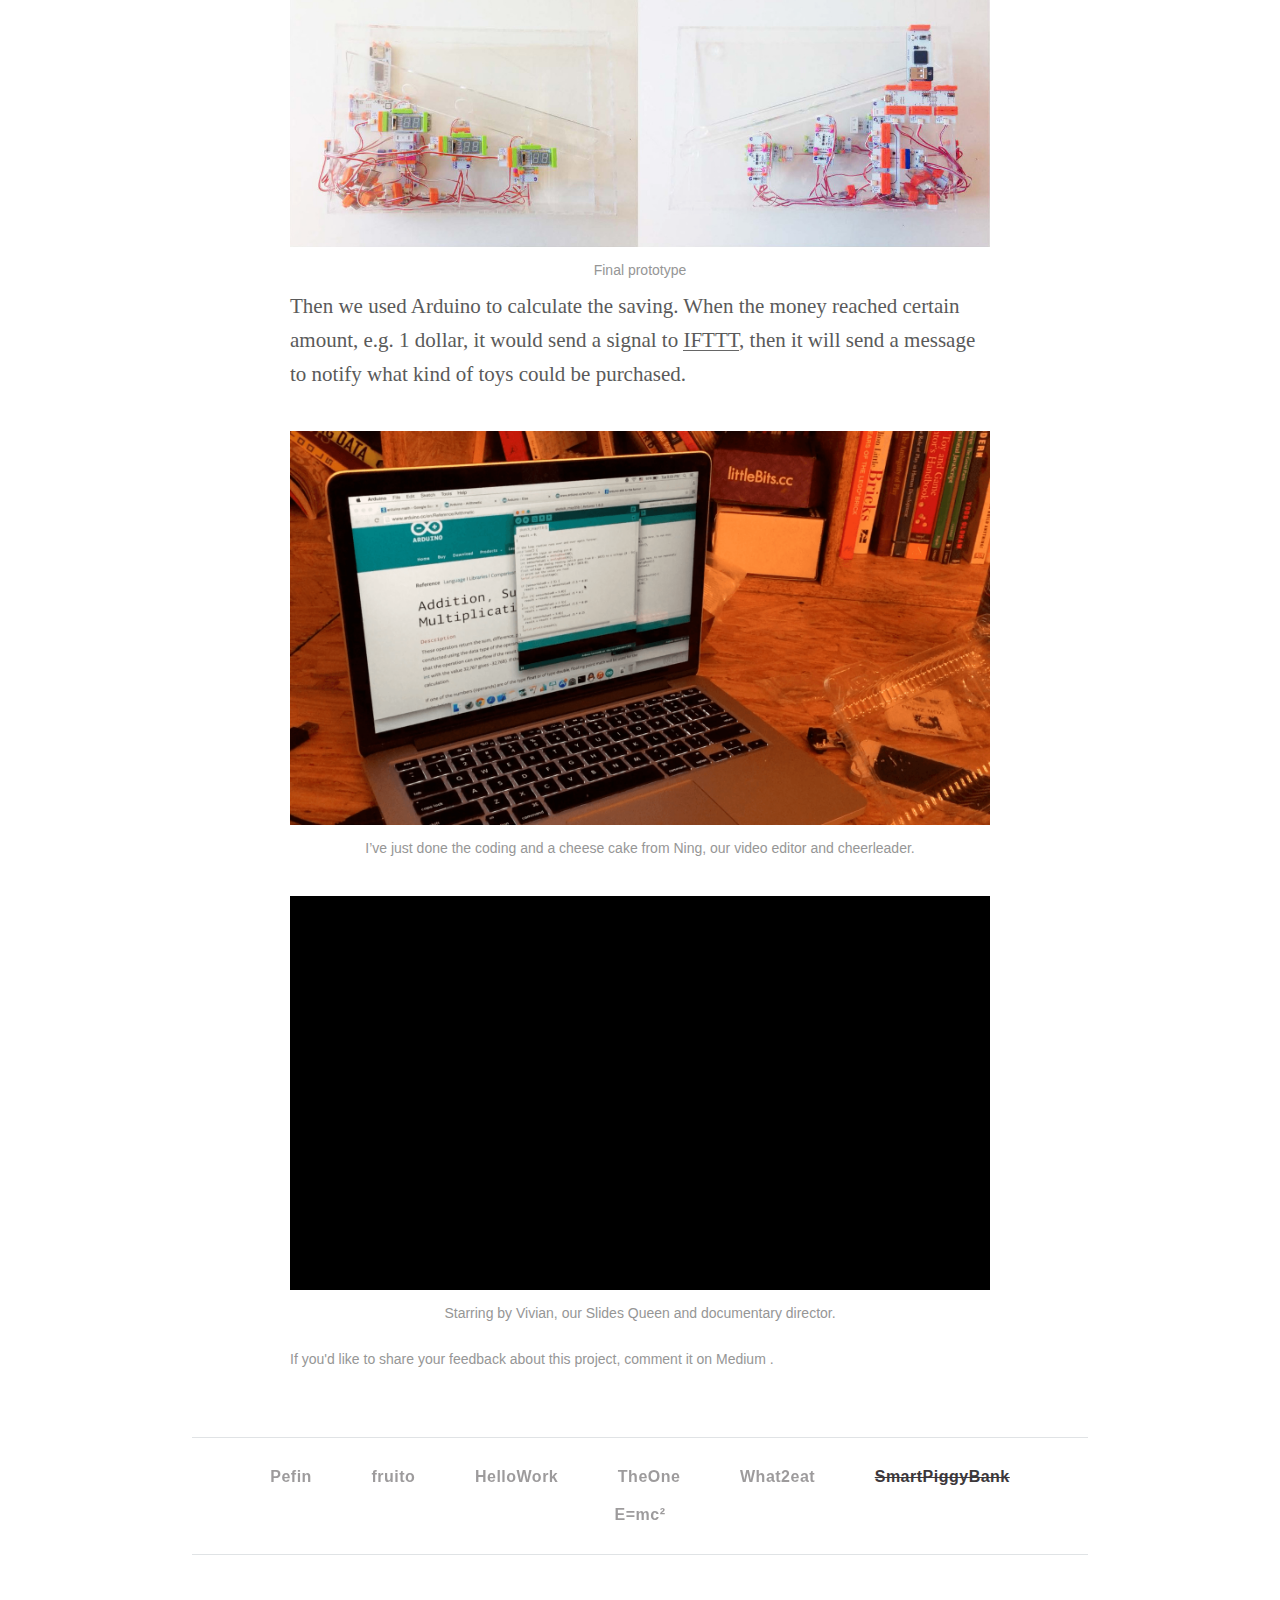
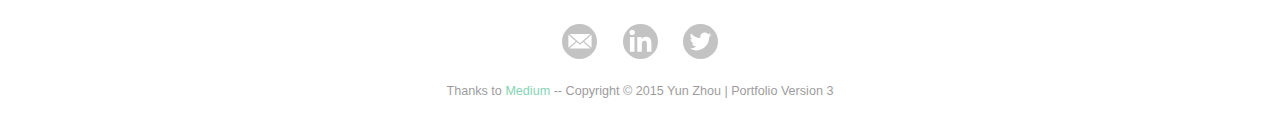
<file: smartpiggybank.html>
<!DOCTYPE html>
<html>
<head>
	<title>Portfolio|Yun Zhou</title>
	<meta charset="utf-8">
	<link rel="icon" type="image/gif" href="./img/z.png">
	<link href="http://fonts.googleapis.com/css?family=Muli" rel="stylesheet" type="text/css">
	<link href="http://fonts.googleapis.com/css?family=Raleway" rel="stylesheet" type="text/css">
	<link rel="stylesheet" type="text/css" href="main.css"/>
	<script type="text/javascript" src="./jquery-1.11.0.min.js"></script>
	<script type="text/javascript" src="./main.js"></script>
	<meta name="viewport" content="width=device-width, initial-scale=1">
	<script>
	  (function(i,s,o,g,r,a,m){i['GoogleAnalyticsObject']=r;i[r]=i[r]||function(){
	  (i[r].q=i[r].q||[]).push(arguments)},i[r].l=1*new Date();a=s.createElement(o),
	  m=s.getElementsByTagName(o)[0];a.async=1;a.src=g;m.parentNode.insertBefore(a,m)
	  })(window,document,'script','//www.google-analytics.com/analytics.js','ga');

	  ga('create', 'UA-70118621-1', 'auto');
	  ga('send', 'pageview');

	</script>
</head>
<body>
	<div class="project_header">
		<div class="project_nav">
			<a href="what2eat.html" class="previous">
				<img src="./img/pre.png">
			</a>
			<a href="index.html#project" class="index">
				<div>
					<span>&nbsp;</span>
					<span>&nbsp;</span>
					<span>&nbsp;</span>
					<span>&nbsp;</span>
				</div>
			</a>
		<a href="e=mc2.html" class="next">
			<img src="./img/next.png">
		</a>	
		</div>
	</div>
	<div class="content">
		<div class="title">
			<h1>SmartPiggyBank</h1>
			<h2>Physical toy helping children save money</h2>
			<h3>Product design, prototype development | April 2015</h3> 
		</div>
		<img id="pt_display"src="./img/spb/bg.png">
	</div>
	<ul class="process">
		<li>
			<span class="s"></span>
			<div class="content_text">
				<h1>How can technology help with B2B2C selling?</h1>
				<p>For this 3-week project, our goal was to design a product to help Rakuten with its selling. After brainstorming, we decided to build a piggy bank prototype connected with cloud.</p>
			</div>
			<img src="./img/spb/slides2.png">
			<img src="./img/spb/slides1.png">
		</li>
		<li>
			<span class="s"></span>
			<div class="content_text">
				<h1>Start with a prototype</h1>
				<p>We first built a prototype in an hour with kits from LittleBits. To count the number accurately, we tested on different ways of coins falling.</p>
				<img src="./img/spb/early-prototype.png">
			</div>
		</li>
		<li>
			<span class="s"></span>
			<div class="content_text">
				<h1>It needs more effort and patience.</h1>
				<p>As the speed of the coins, the friction of the slide, and the space between each holes were the key points, we iterated several times to find out the best combination to separate the coins.</p>
				<img src="./img/spb/testing.jpg">
				<h6>Shaun and I were adding the circuit to our forth prototype.</h6>
				<img  src="./img/spb/final-prototype.png">
				<h6>Final prototype</h6>
				<p>Then we used Arduino to calculate the saving. When the money reached certain amount, e.g. 1 dollar, it would send a signal to <a href="https://ifttt.com/littlebits">IFTTT</a>, then it will send a message to notify what kind of toys could be purchased.</p>
				<img  src="./img/spb/coding.png">
				<h6>I’ve just done the coding and a cheese cake from Ning, our video editor and cheerleader.</h6>
				<div id="mazevb">
					<iframe id="mazev" class="video700" src="https://player.vimeo.com/video/140369188" frameborder="0" webkitallowfullscreen mozallowfullscreen allowfullscreen></iframe> 
				</div>
				<div id="mazevb1">
					<iframe id="mazev" class="video315" src="https://player.vimeo.com/video/140369188" frameborder="0" webkitallowfullscreen mozallowfullscreen allowfullscreen></iframe> 
				</div>
				<h6>Starring by Vivian, our Slides Queen and documentary director.</h6>
			</div>
		</li>
		<li>
			<span class="s"></span>
			<div class="content_text share">
				<h6>If you'd like to share your feedback about this project, <a href="https://medium.com/@zhouyunsunnyday/smartpiggybank-help-children-develop-a-habit-of-saving-money-b9a8d070c8d0">comment it on Medium</a> .</h6>
			</div>
		</li>
		</div>
	</ul>
	<div class="bottom">
		<hr class="divider">
			<ul class="nav-container">
				<li class="nav"><a href="pefin.html">Pefin</a></li>
				<li class="nav"><a href="fruito.html">fruito</a></li>
				<li class="nav"><a href="hellowork.html">HelloWork</a></li>
				<li class="nav"><a href="theone.html">TheOne</a></li>
				<li class="nav"><a href="what2eat.html">What2eat</a></li>
				<li class="nav on"><a href="smartpiggybank.html">SmartPiggyBank</a></li>
				<li class="nav"><a href="e=mc2.html">E=mc²</a></li>
			</ul>
		<hr class="divider">
	</div>
	<div id="contact">
		<div class="social-network">
			<a href="mailto:zhouyun444@gmail.com"><img src="img/sn-email.svg"></a>
			<a href="http://www.linkedin.com/pub/yun-zhou/96/b97/960"><img src="img/sn-linkedin.svg"></a>
			<a href="https://twitter.com/zhouyunsunnyday"><img src="img/sn-twitter.svg"></a>
		</div>
	</div>
	<div class="copyright">
		<h3>Thanks to <a class="medium" href="http://www.medium.com">Medium</a> -- Copyright © 2015 Yun Zhou | Portfolio Version 3</h3>
	</div>
</body>
</html>
</file>
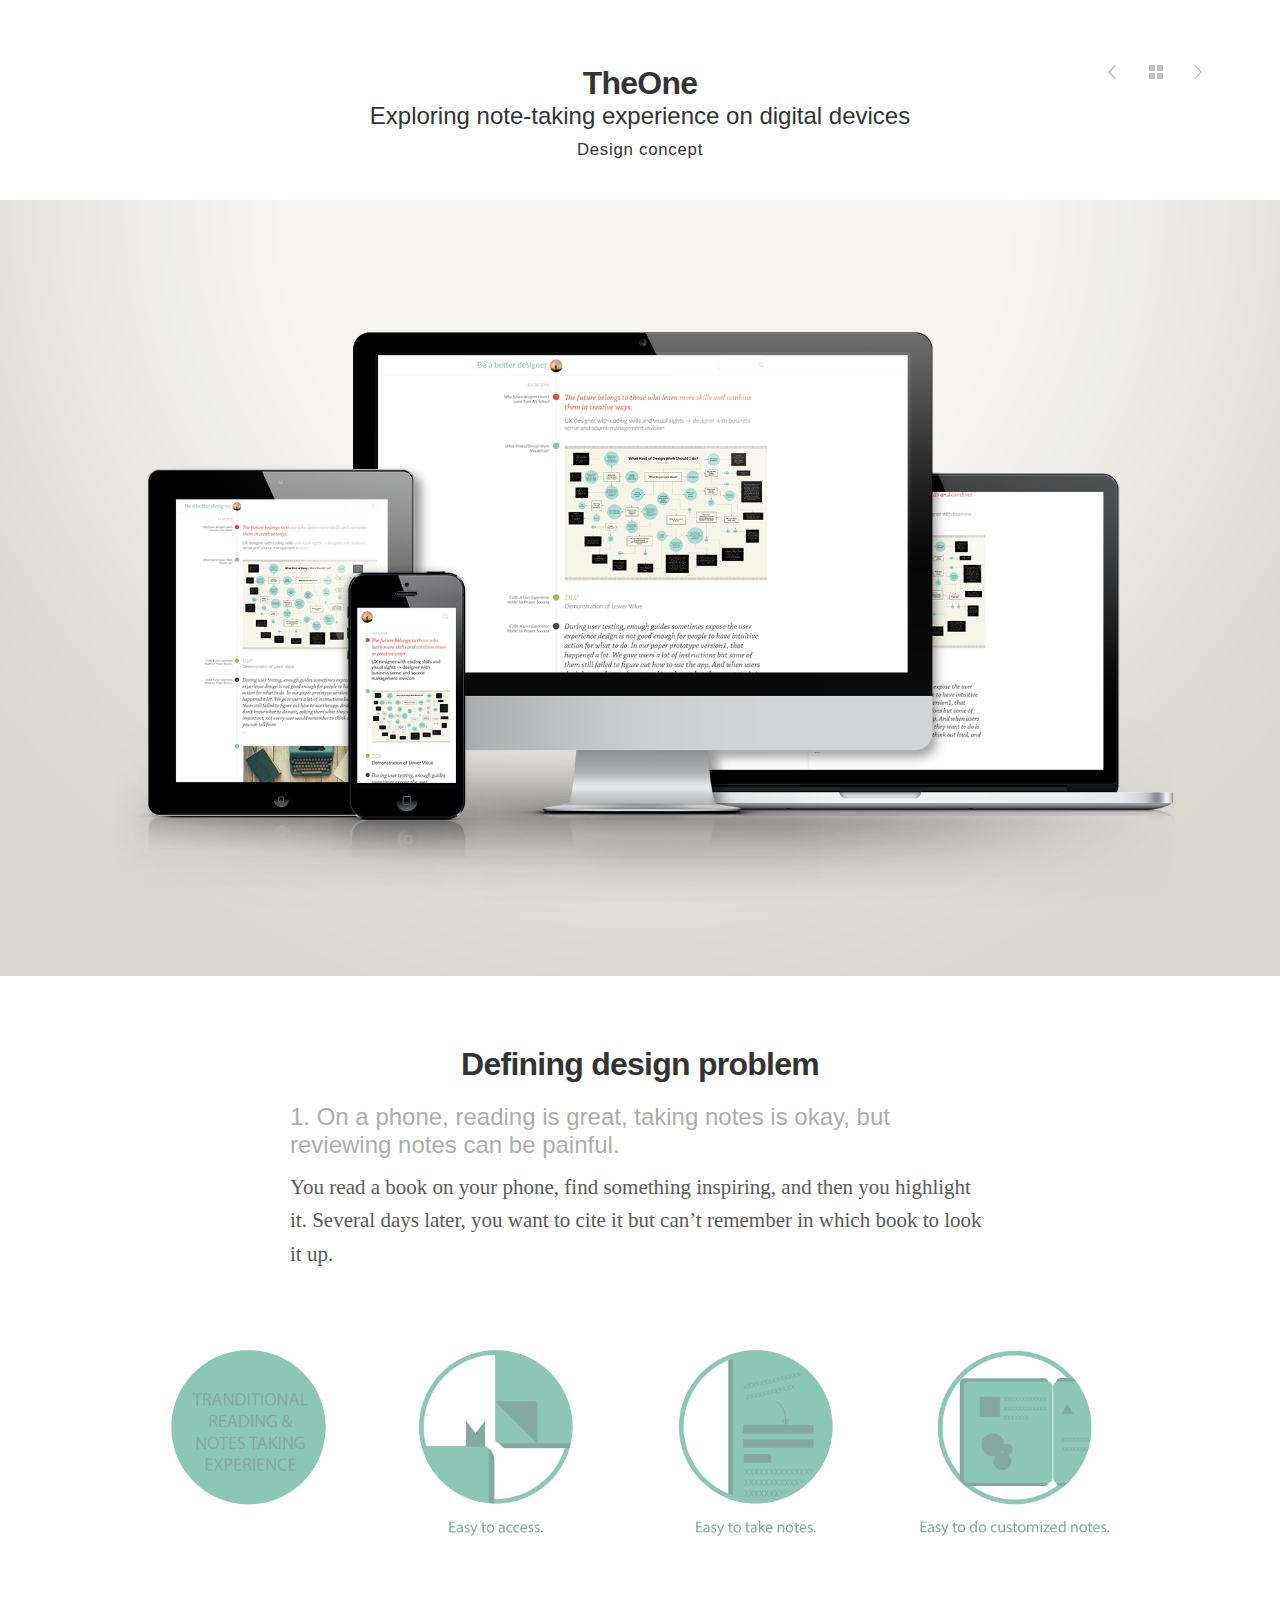
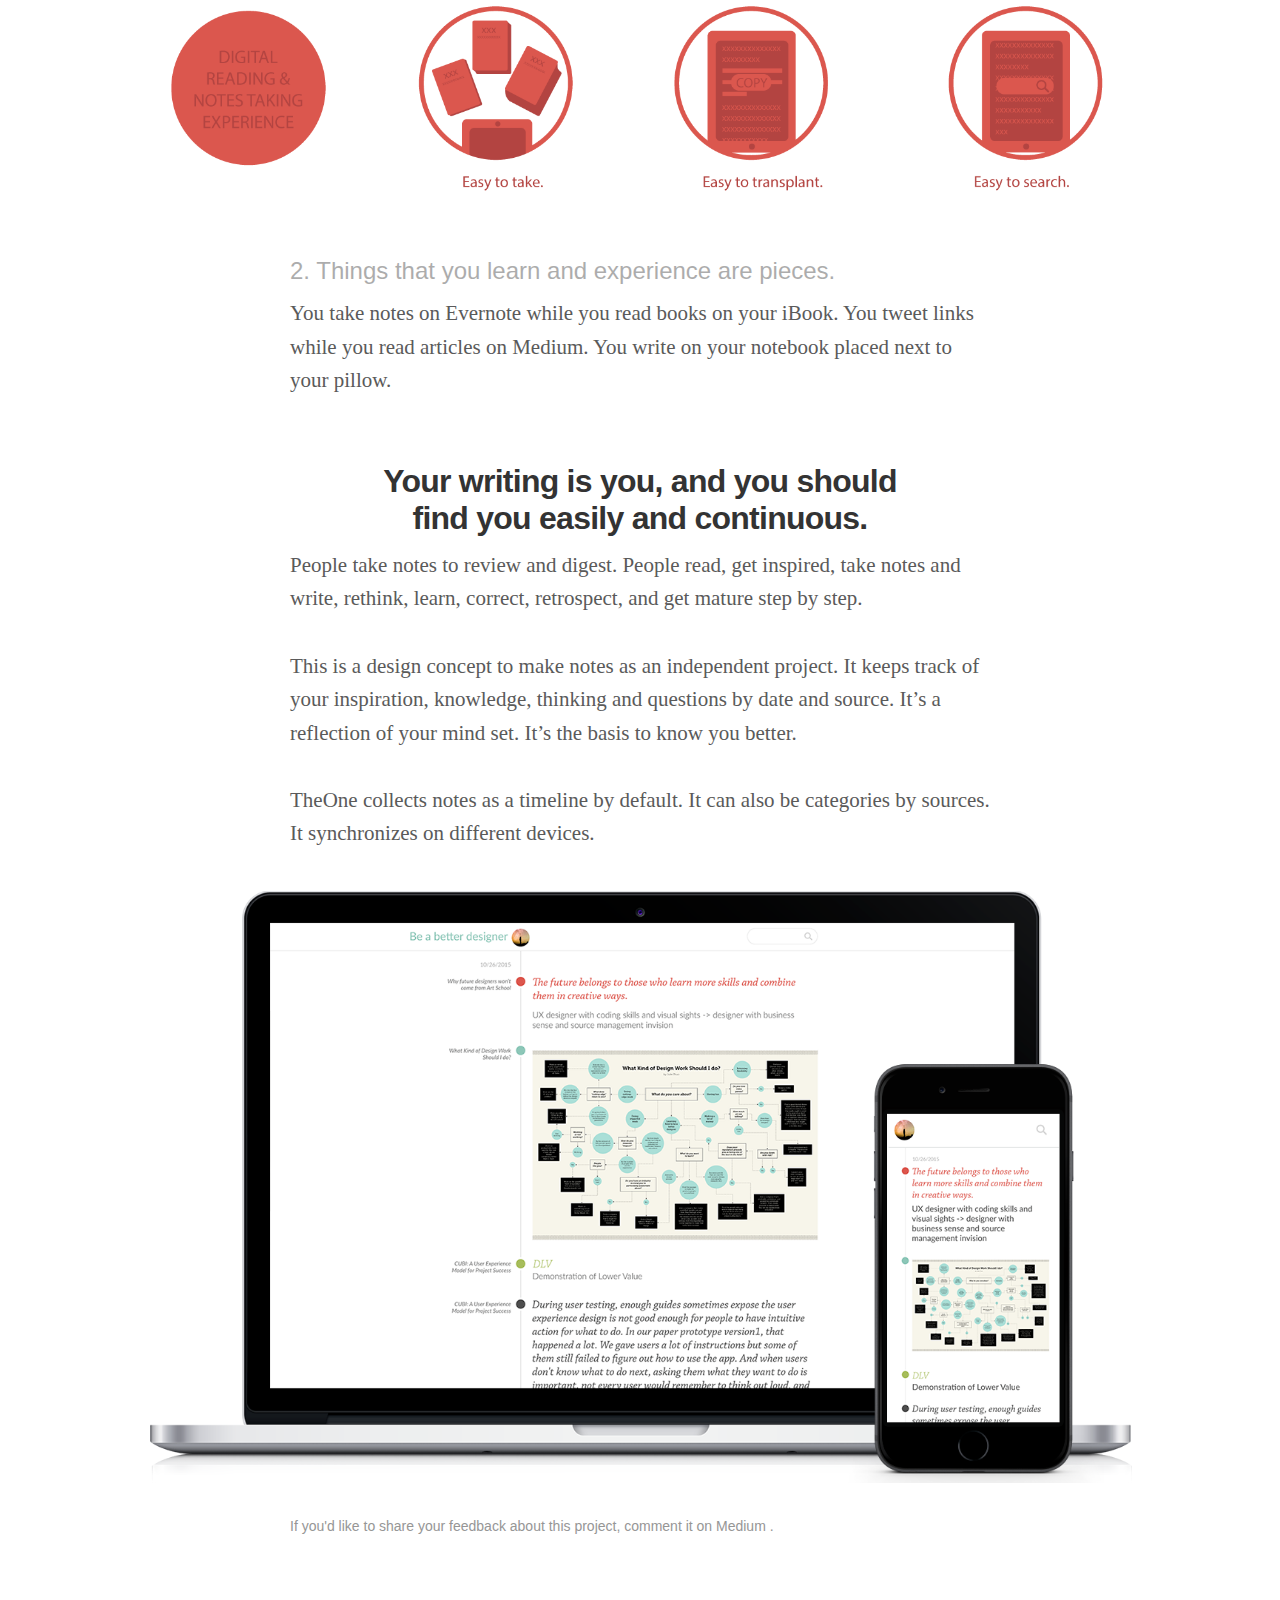
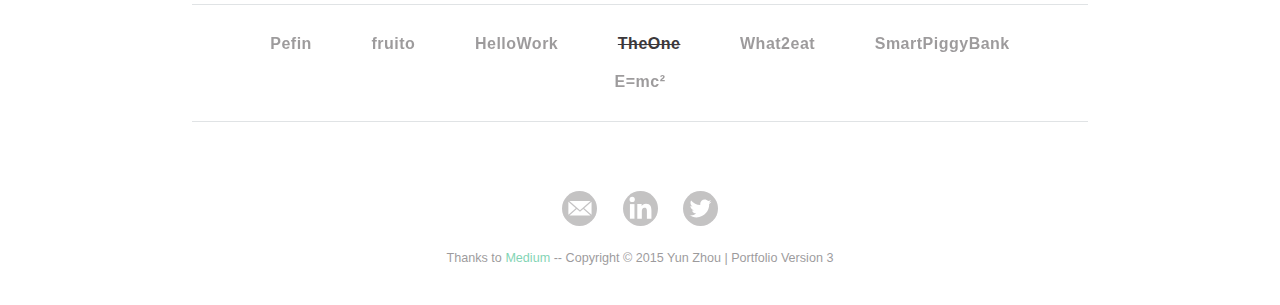
<file: theone.html>
<!DOCTYPE html>
<html>
<head>
	<title>Portfolio|Yun Zhou</title>
	<meta charset="utf-8">
	<link rel="icon" type="image/gif" href="./img/z.png">
	<link href="http://fonts.googleapis.com/css?family=Muli" rel="stylesheet" type="text/css">
	<link href="http://fonts.googleapis.com/css?family=Raleway" rel="stylesheet" type="text/css">
	<link rel="stylesheet" type="text/css" href="main.css"/>
	<script type="text/javascript" src="./jquery-1.11.0.min.js"></script>
	<script type="text/javascript" src="./main.js"></script>
	<meta name="viewport" content="width=device-width, initial-scale=1">
	<script>
	  (function(i,s,o,g,r,a,m){i['GoogleAnalyticsObject']=r;i[r]=i[r]||function(){
	  (i[r].q=i[r].q||[]).push(arguments)},i[r].l=1*new Date();a=s.createElement(o),
	  m=s.getElementsByTagName(o)[0];a.async=1;a.src=g;m.parentNode.insertBefore(a,m)
	  })(window,document,'script','//www.google-analytics.com/analytics.js','ga');

	  ga('create', 'UA-70118621-1', 'auto');
	  ga('send', 'pageview');

	</script>
</head>
<body>
	<div class="project_header">
		<div class="project_nav">
			<a href="hellowork.html" class="previous">
				<img src="./img/pre.png">
			</a>
			<a href="index.html#project" class="index">
				<div>
					<span>&nbsp;</span>
					<span>&nbsp;</span>
					<span>&nbsp;</span>
					<span>&nbsp;</span>
				</div>
			</a>
		<a href="what2eat.html" class="next">
			<img src="./img/next.png">
		</a>	
		</div>
	</div>
	<div class="content">
		<div class="title">
			<h1>TheOne</h1>
			<h2>Exploring note-taking experience on digital devices</h2>
			<h3>Design concept</h3> 
		</div>
		<img id="pt_display"src="./img/to/presentation.png">
	</div>
	<ul class="process">
		<li>
			<span class="s"></span>
			<div class="content_text">
				<h1>Defining design problem</h1>
				<h2>1. On a phone, reading is great, taking notes is okay, but reviewing notes can be painful.</h2>
				<p>You read a book on your phone, find something inspiring, and then you highlight it. Several days later, you want to cite it but can’t remember in which book to look it up.</p>
			</div>
			<img src="./img/to/traditional_digital-reading.png">
		</li>
		<li>
			<span class="s"></span>
			<div class="content_text">
				<h2>2. Things that you learn and experience are pieces.</h2>
				<p>You take notes on Evernote while you read books on your iBook. You tweet links while you read articles on Medium. You write on your notebook placed next to your pillow.</p>
			</div>
		</li>
		<li>
			<span class="s"></span>
			<div class="content_text">
				<h1>Your writing is you, and you should <br> find you easily and continuous.</h1>
				<p>People take notes to review and digest. People read, get inspired, take notes and write, rethink, learn, correct, retrospect, and get mature step by step.<br><br>This is a design concept to make notes as an independent project. It keeps track of your inspiration, knowledge, thinking and questions by date and source. It’s a reflection of your mind set. It’s the basis to know you better.<br><br>TheOne collects notes as a timeline by default. It can also be categories by sources. It synchronizes on different devices.</p>
			</div>
		</li>
		<img src="./img/to/digital_reading_ui_display_ MacBook Pro2.png">
		<div class="process">
			<li>
				<span class="s"></span>
				<div class="content_text share">
					<h6>If you'd like to share your feedback about this project, <a href="https://medium.com/@zhouyunsunnyday/theone-exploring-note-taking-experience-on-digital-devices-860c62f81bba">comment it on Medium</a> .</h6>
				</div>
			</li>
		</div>
	</ul>
	<div class="bottom">
		<hr class="divider">
			<ul class="nav-container">
				<li class="nav"><a href="pefin.html">Pefin</a></li>
				<li class="nav"><a href="fruito.html">fruito</a></li>
				<li class="nav"><a href="hellowork.html">HelloWork</a></li>
				<li class="nav on"><a href="theone.html">TheOne</a></li>
				<li class="nav"><a href="what2eat.html">What2eat</a></li>
				<li class="nav"><a href="smartpiggybank.html">SmartPiggyBank</a></li>
				<li class="nav"><a href="e=mc2.html">E=mc²</a></li>
			</ul>
		<hr class="divider">
	</div>
	<div id="contact">
		<div class="social-network">
			<a href="mailto:zhouyun444@gmail.com"><img src="img/sn-email.svg"></a>
			<a href="http://www.linkedin.com/pub/yun-zhou/96/b97/960"><img src="img/sn-linkedin.svg"></a>
			<a href="https://twitter.com/zhouyunsunnyday"><img src="img/sn-twitter.svg"></a>
		</div>
	</div>
	<div class="copyright">
		<h3>Thanks to <a class="medium" href="http://www.medium.com">Medium</a> -- Copyright © 2015 Yun Zhou | Portfolio Version 3</h3>
	</div>
</body>
</html>
</file>
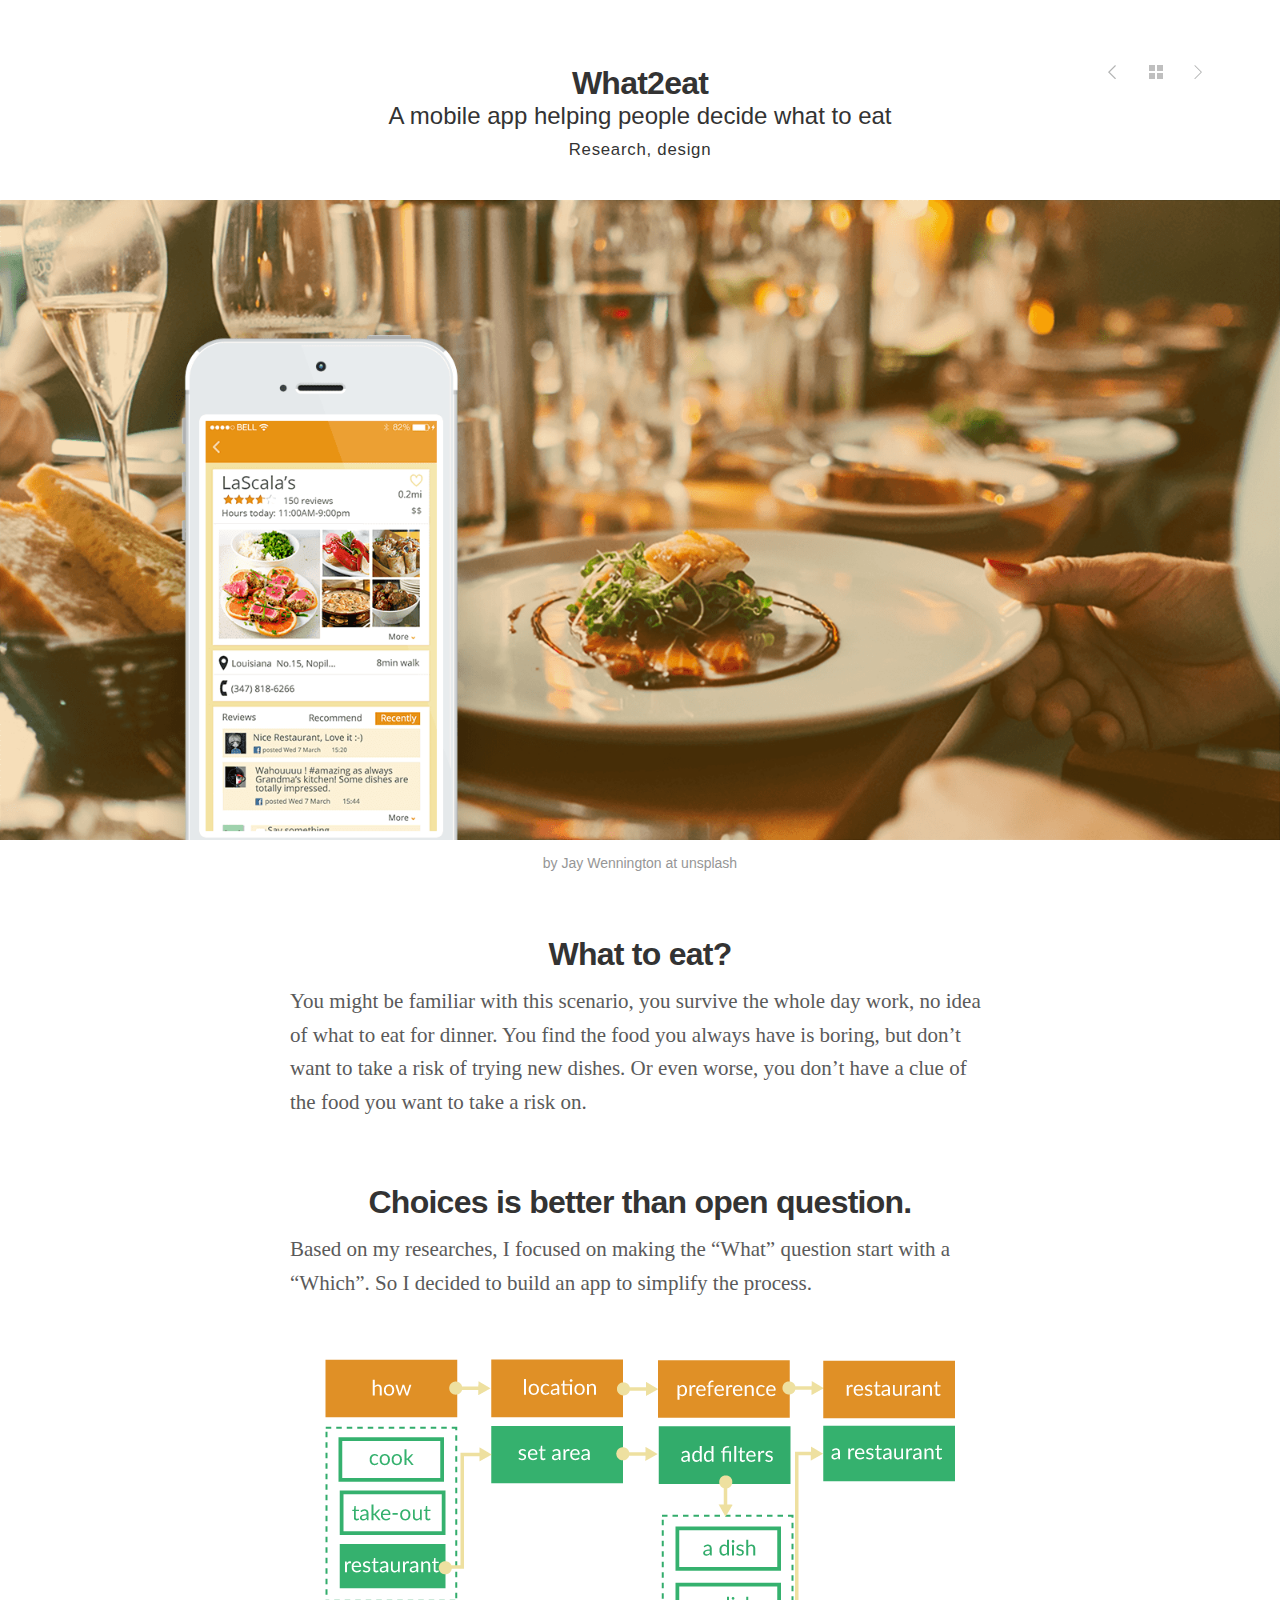
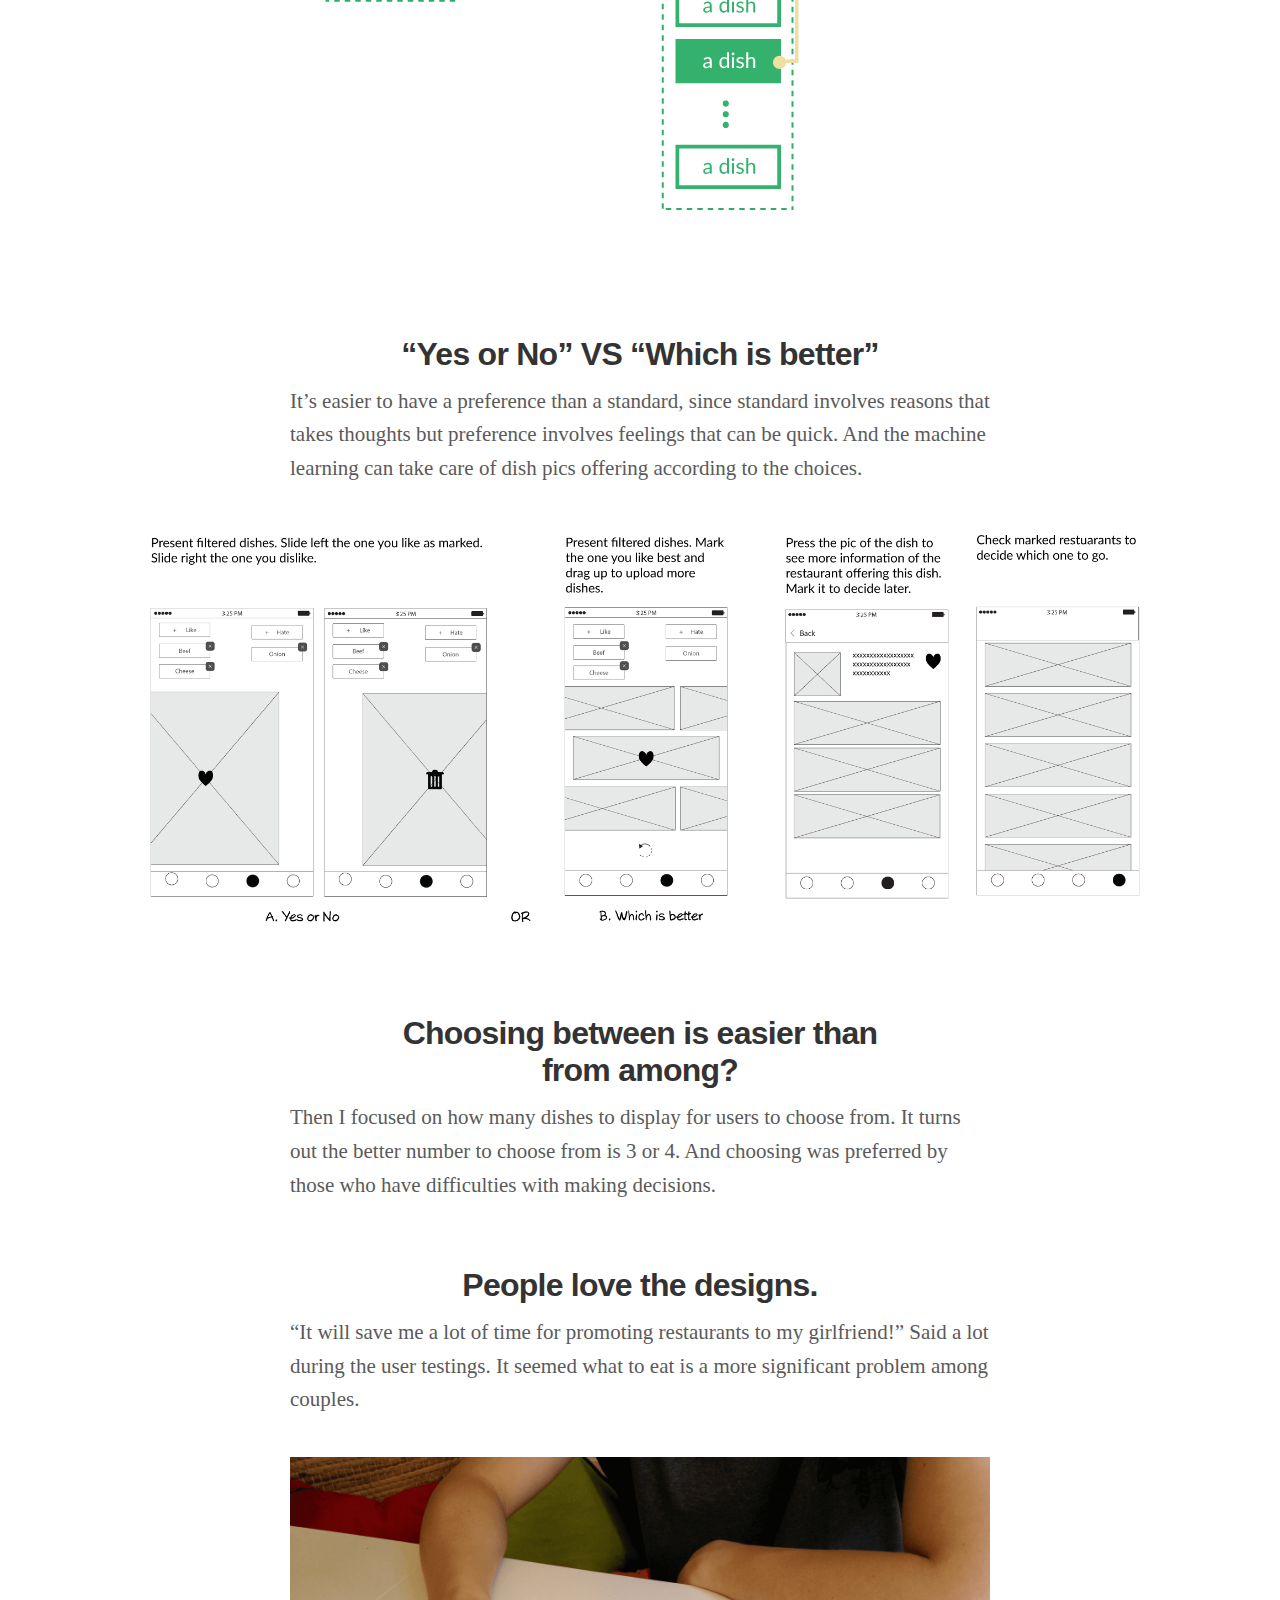
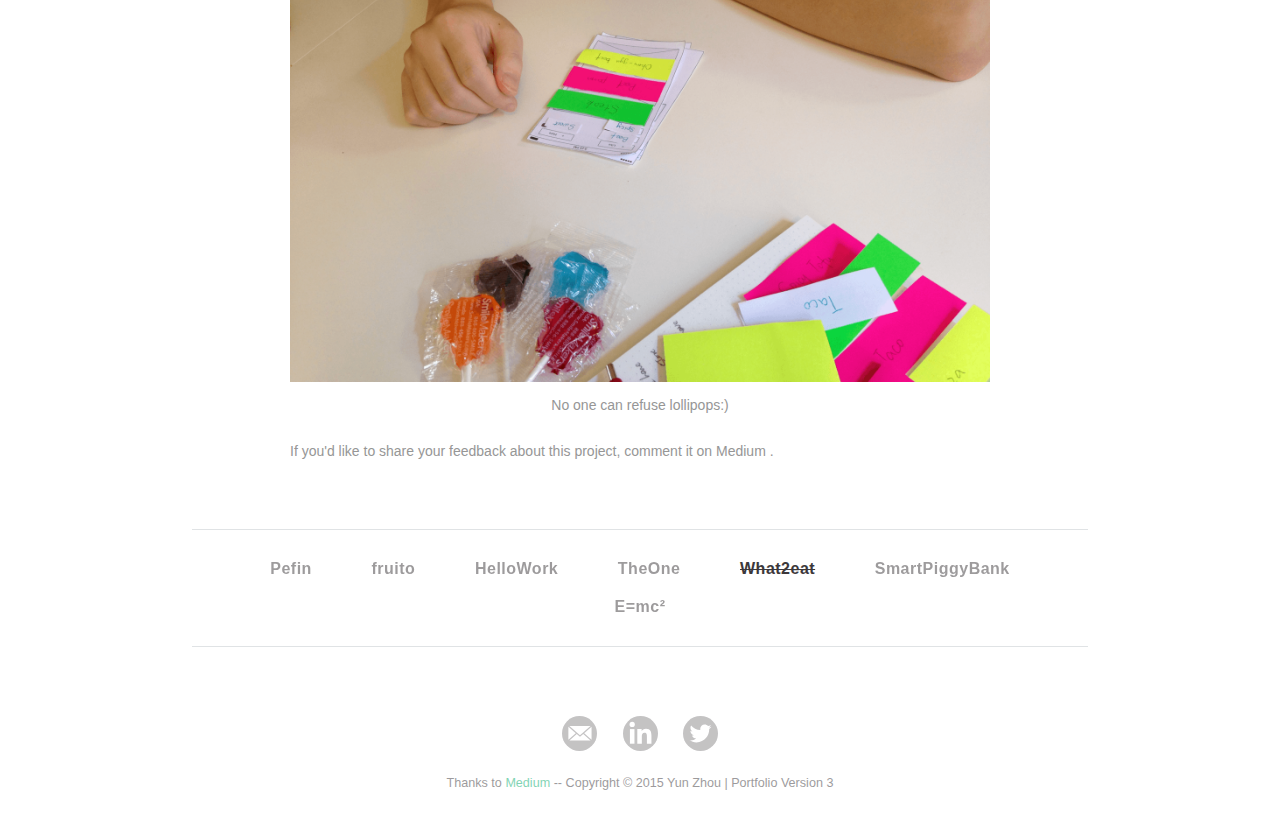
<file: what2eat.html>
<!DOCTYPE html>
<html>
<head>
	<title>Portfolio|Yun Zhou</title>
	<meta charset="utf-8">
	<link rel="icon" type="image/gif" href="./img/z.png">
	<link href="http://fonts.googleapis.com/css?family=Muli" rel="stylesheet" type="text/css">
	<link href="http://fonts.googleapis.com/css?family=Raleway" rel="stylesheet" type="text/css">
	<link rel="stylesheet" type="text/css" href="main.css"/>
	<script type="text/javascript" src="./jquery-1.11.0.min.js"></script>
	<script type="text/javascript" src="./main.js"></script>
	<meta name="viewport" content="width=device-width, initial-scale=1">
	<script>
	  (function(i,s,o,g,r,a,m){i['GoogleAnalyticsObject']=r;i[r]=i[r]||function(){
	  (i[r].q=i[r].q||[]).push(arguments)},i[r].l=1*new Date();a=s.createElement(o),
	  m=s.getElementsByTagName(o)[0];a.async=1;a.src=g;m.parentNode.insertBefore(a,m)
	  })(window,document,'script','//www.google-analytics.com/analytics.js','ga');

	  ga('create', 'UA-70118621-1', 'auto');
	  ga('send', 'pageview');

	</script>
</head>
<body>
	<div class="project_header">
		<div class="project_nav">
			<a href="theone.html" class="previous">
				<img src="./img/pre.png">
			</a>
			<a href="index.html#project" class="index">
				<div>
					<span>&nbsp;</span>
					<span>&nbsp;</span>
					<span>&nbsp;</span>
					<span>&nbsp;</span>
				</div>
			</a>
		<a href="smartpiggybank.html" class="next">
			<img src="./img/next.png">
		</a>	
		</div>
	</div>
	<div class="content">
		<div class="title">
			<h1>What2eat</h1>
			<h2>A mobile app helping people decide what to eat</h2>
			<h3>Research, design</h3> 
		</div>
		<img src="./img/wte/wte-bg.png">
		<h6>by Jay Wennington at <a href="https://unsplash.com/">unsplash</a></h6>
	</div>
	<ul class="process">
		<li>
			<span class="s"></span>
			<div class="content_text">
				<h1>What to eat?</h1>
				<p>You might be familiar with this scenario, you survive the whole day work, no idea of what to eat for dinner. You find the food you always have is boring, but don’t want to take a risk of trying new dishes. Or even worse, you don’t have a clue of the food you want to take a risk on.</p>
				<!-- <img src="./img/wte/display.png"> -->
			</div>
		</li>
		<div style = "clear: both"></div>
		<li>
			<span class="s"></span>
			<div class="content_text">
				<h1>Choices is better than open question.</h1>
				<p>Based on my researches, I focused on making the “What” question start with a “Which”. So I decided to build an app to simplify the process.</p>
				<img src="./img/wte/wte-workflow.png">
			</div>
		</li>
		<li>
			<span class="s"></span>
			<div class="content_text">
				<h1>“Yes or No” VS “Which is better”</h1>
				<p>It’s easier to have a preference than a standard, since standard involves reasons that takes thoughts but preference involves feelings that can be quick. And the machine learning can take care of dish pics offering according to the choices.</p>
			</div>
			<img src="./img/wte/wte-wireframe.png">
		</li>
		<li>
			<span class="s"></span>
			<div class="content_text">
				<h1>Choosing between is easier than<br> from among?</h1>
				<p>Then I focused on how many dishes to display for users to choose from. It turns out the better number to choose from is 3 or 4. And choosing was preferred by those who have difficulties with making decisions.</p>
			</div>
		</li>
		<li>
			<span class="s"></span>
			<div class="content_text">
				<h1>People love the designs.</h1>
				<p>“It will save me a lot of time for promoting restaurants to my girlfriend!” Said a lot during the user testings. It seemed what to eat is a more significant problem among couples.</p>
				<img src="./img/wte/user-testing.png">
			</div>
			<h6>No one can refuse lollipops:)</h6>
		</li>
		<li>
			<span class="s"></span>
			<div class="content_text share">
				<h6>If you'd like to share your feedback about this project, <a href="https://medium.com/@zhouyunsunnyday/what2eat-help-people-with-what-to-eat-fafb7b360d27">comment it on Medium</a> .</h6>
			</div>
		</li>
		</div>
	</ul>
	<div class="bottom">
		<hr class="divider">
			<ul class="nav-container">
				<li class="nav"><a href="pefin.html">Pefin</a></li>
				<li class="nav"><a href="fruito.html">fruito</a></li>
				<li class="nav"><a href="hellowork.html">HelloWork</a></li>
				<li class="nav"><a href="theone.html">TheOne</a></li>
				<li class="nav on"><a href="what2eat.html">What2eat</a></li>
				<li class="nav"><a href="smartpiggybank.html">SmartPiggyBank</a></li>
				<li class="nav"><a href="e=mc2.html">E=mc²</a></li>
			</ul>
		<hr class="divider">
	</div>
	<!-- <a id="next1" href="deardiary.html"><p>Next →</p></a> -->
	<div id="contact">
		<div class="social-network">
			<a href="mailto:zhouyun444@gmail.com"><img src="img/sn-email.svg"></a>
			<a href="http://www.linkedin.com/pub/yun-zhou/96/b97/960"><img src="img/sn-linkedin.svg"></a>
			<a href="https://twitter.com/zhouyunsunnyday"><img src="img/sn-twitter.svg"></a>
		</div>
	</div>
	<div class="copyright">
		<h3>Thanks to <a class="medium" href="http://www.medium.com">Medium</a> -- Copyright © 2015 Yun Zhou | Portfolio Version 3</h3>
	</div>
</body>
</html>
</file>
<file: main.css>
/*top bar*/
*{
	margin: 0;
	padding: 0;
	text-decoration: none;
}
body{
	margin: 0;
	font-family: 'Open Sans', sans-serif;
	color: #333;
	font-size: 21px;
}
img{
    margin-left: auto;
    margin-right: auto;
    width: 100%;
    margin-top: 40px;
}
.process{
	width: 1024px; 
	margin: auto;
	padding: 0;
	display: block;
}
.bottom{
	margin: auto;
	margin-top: 50px;
	width: 70%;
	display: block;
}
.header{
	background-color: transparent;
	position: fixed;
	width: 100%;
	z-index: 1111;
	padding: 10px;
	color: #333;
	display: block;
	padding: 0;
	margin-top: 55px;
}
.divider{
	margin:20px auto;
	border-top: 1px;
	width: 100%;
	float: left;
	border-width: 1px 0px;
	border-color: #e0e3e5;
}
#hello{
	width: 700px;
	margin: auto;
	background-color: #ffffff;
	font-size: 60px;
	color:#333;
	text-align: center;
	line-height: 3.8;
	font-family: Raleway;
	font-weight: 200;
	margin-bottom: 40px;
}
#hello a p{
	font-family: "Open Sans";
	color:#333;
}
.copyright{
	text-align: center;
	width: 100%;
	margin-bottom: 40px;
	margin-top: 20px;
}
.copyright h3{
	font-size: .6em;
	width: 100%;
	/*margin: 100px 0 20px 0;*/
	padding: 0;
	text-align: center;
    color: #3c383b;
    opacity: .5;
    letter-spacing: 0;
}
#work{
	/*font-size: 0;*/
	position: relative;
	margin: auto;
	padding: 0;
	top: 55px;
}
.nav-container{
	display: inline-block;
	text-align: center;
	width: 100%;
	margin: auto;
}
.w_f{
	background-color: #f3f6c8;
}
.w_h{
	background-color: #d1e6f0;
}
.w_t{
	background-color: #cbe7d7;
}
.w_w{
	background-color: #f3e5a9;
}
.w_s{
	background-color: #f4ddde;
}
.w_e{
	background-color: #e3e0d8;
}
.w_p{
	background-color: #c9c6e0;
}
.w_c{
	background-color: #f39fc5;
}

.w1{
	width: 100%;
	/*height: 500px;*/
	background-color: #f3f6c8;
}
.w2{
	background-color: #d1e6f0;
}
.w3{
	background-color: #cbe7d7;
}
.w4{
	background-color: #f3e5a9;
}
.w5{
	background-color: #f4ddde;
}
.w7{
	background-color: #c9c6e0;
}
.w8{
	background-color: #f39fc5;
}
.project_hover{
	width: 100%;
	height: 100%;
	margin: 40px 0 0 0;
	opacity: 0;
	position: absolute;
	transition-property: opacity;
	transition-duration: 0.5s;
	transition-timing-function: ease;
	transition-delay: 0s;
}
.project_hover:hover{
	opacity: .9;
}
.line{
	display: block;
	margin-top: -46px;
}

/*@media screen and (min-width: 769px) and (max-width: 1204px){
	.col{
		position: relative;
		width: 49%;
		display: inline-block;
		font-size: 0;
	}
}*/
/*add 10/22*/
@media screen and (min-width: 1000px){
	.col{
		margin-top: 24px; 
		position: relative;
		display: inline-block;
		font-size: 0;
	}
}
a{
	text-decoration: none;
}

h5{
	text-align: left;
	padding-left: 20px;
	font-size: 36px;
	color: #ffffff;
	margin-top: 20px;
	margin-bottom: 0;
}
h6{
	text-align: center;
    font-size: 14px;
    color: #969696;
    margin-top: 10px;
    font-weight: 400;
}
.line h6{
	 padding: 0 20px;
	 text-align: left;
}
/*.w1:hover{
	background-color: #000000;
	opacity: .7;
}*/
.project a{
	opacity: 1;
}
.project_name {
	font-family: Raleway;
}
.name{
	width: 200px;
	float: left;
	left: 0;
	text-align: center;
}
.name-name{
	font-size: 2em;
	font-weight: 300;
	text-decoration: none;
	color: #35b476;
}
.with-name{
	text-decoration: none;
}
.grey{
	color: #3c383b;
}
.name:hover{
	opacity: .8;
}
.wrapper{
	height: 47px;
	float: right;
	display:inline-block; 
	vertical-align:middle;
	margin-right: 62px;
}
.work, .about, .contact{
	float: right;
	display: inline-block;
	line-height: 47px;
}
.work:hover, .about:hover, .contact:hover{
	text-decoration: line-through;
}
#contact{
	text-align: center;
	/*opacity: .5;*/
	margin: 50px 0 0 0;
}
#contact a:hover img{
	opacity: 1;
}
#contact a img {
	width: 35px;
	opacity: .3;
	transition: opacity .5s ease;
	-webkit-backface-visibility: hidden;
	padding: 0px 10px;
}
.nav{
	display: inline-block;
	margin: 10px 3%;
	text-decoration: none;
	font-size: 16px;
	font-weight: 700;
	letter-spacing: .5px;
}




/*deardiary*/
.content{
	width: 100%; 
	margin: auto;
	padding: 0;
	display: block;
}
.title{
	margin: 0 auto;
	width: 700px;
	text-align: center;
}
.bottom a, .wrapper a{
	text-decoration: none;
	opacity: .5;
	transition: opacity .3s ease;
	-webkit-backface-visibility: hidden;
	color: #3c383b;
}
.bottom a:hover, .wrapper a:hover{
	opacity: 1;
	color: #3c383b;
}
p a{
	text-decoration: none;
	color: #5A5A5A;
	background-image: linear-gradient(to bottom, rgba(0,0,0,0) 50%, rgba(0,0,0,0.6) 50%);
    background-repeat: repeat-x;
    background-size: 2px 2px;
    background-position: 0 21px;
}
h6 a{
	color: #969696;
	text-decoration: none;
	background-image: linear-gradient(to bottom, rgba(0,0,0,0) 50%, rgba(0,0,0,0.4) 50%);
    background-repeat: repeat-x;
    background-size: 2px 2px;
    background-position: 0 16px;
}
.on a{
	opacity: 1;
	text-decoration: line-through;
}
.w a:hover{
	opacity: .6;
}
h4 a{
	text-decoration: none;
	color: #35b476;
}
h4 a:hover{
	opacity: .6;
}
.process h1, .process h2, .process h3, .process h4, .process h5, .process p{
	display: block;
	width: 100%;
}
.process h2{
	opacity: .4;
}
h2 a{
	text-decoration: none;
	color: #000;
	background-image: linear-gradient(to bottom, rgba(0,0,0,0) 50%, rgba(0,0,0,0.6) 50%);
    background-repeat: repeat-x;
    background-size: 2px 2px;
    background-position: 0 28px;
}
h1{
	font-size: 32px;
	text-align: center;
	margin:0;
	padding-top: 65px;
	font-weight: 700;
	letter-spacing: -.75px;
}
h2{
	font-size: 24px;
	margin: 0;
	font-weight: normal;
}
.process h2{
	margin-top: 20px;
}
h3{
	font-size: .8em;
	text-align: center;
	font-weight: normal;
	margin-top: 10px;
	letter-spacing: 0.75px;
	/*text-transform: uppercase;*/
}
h4{
	font-size: 24px;
	margin:30px 10% 30px 10%;
	float: left;
	border-style: solid;
	border-width: 1px 0px;
	border-color: #e0e3e5;
	padding: 1em 2em;
	/*font-family: Corbel;*/
	font-family: Georgia;
	font-weight: normal;
	font-style: italic;
	color: #b3b3b3;
}

p{
	margin: 12px 0 0 0;
    line-height: 1.6em;
    font-weight: 400;
    color: #5A5A5A;
    font-family: "freight-text-pro", Cambria,"Times New Roman",Times,serif;
}

.s{
	width: 30px;
	height: 30px;
	/*background-color: #d0cfc9;*/
	float: left;
	margin-left: -50px;
	margin-right: 30px;
	margin-top: 20px;
	color: #ffffff;
	font-size: 20px;
	text-align: center;
	position: absolute;
	display: block;
	line-height: 30px;
}
ul{
	margin:0;
	padding: 0;
}
.process li {
	margin:0;
	list-style: none;
	list-style-type: none;
	list-style-image: none;
	position: relative;
}

.f{
	width: 216px;
	height: 440px;
}
.web{
	text-decoration: none;
}
.web:hover{
	color: #80c941;
}
/*.w{
	margin: 30px 310px 30px 310px;
	font-size: 18px;
	float: left; 
}*/
/*maze*/
#mazevimg{
	/*position: fixed;
	width: 1600px;
	height: 600px;*/
}
#play{
	background-image: url("./img/m/play.png");
	width: 200px;
	height: 200px;
	background-repeat: no-repeat;
	background-size: 100%;
	margin:auto;
	position: fixed;
	top: 30%;
	left: 50%;
	margin-left:-100px;
	opacity: .8;
}
#play:hover{
	opacity: 1;
}
#mazev{
	background-color: black;
}
#mazevb{
	/*background-color: black;*/
	display: inline-block;
	width: 100%;
	/*height: 600px;*/
	margin-top: 40px;
	padding: 0;
}
#mazevb1{
	display: none;
}
#mazev_b{
	/*position: fixed;*/
	/*background-color: black;*/
	width: 100%;
	/*height: 600px;*/
	margin: 0;
	padding: 0;
	margin-top: 40px;
}
.content_0{
	float: left;
	width: 100%;
	position: absolute;
	margin-top: 640px;
	background-color: #ffffff;

}
#iteration1{
	width: 100%;

}
#iteration2{
	width: 100%;
}
#iteration3{
	width: 100%;
}
.content_0 h1{
	padding: 10px;
}

/*pushtimer*/
#next1{
	float: right;
}
#next1:hover{
	opacity: .6;
}
#previous1{
	float: left;
}
#previous1:hover{
	opacity: .6;
}
a p{
	color: #35b476;

}

#relaxwork{
	width: 568px;
margin:auto;
}
.pt_w1{
	width: 25%;
	height: 25%;
}
#pt_oi{
	width: 800px;
	margin-left: 400px;
}
#pt_1{
	width: 800px;
	margin-left: 400px;
}
.wf2{
	width: 80%;
	height: 80%;
}
/*ys_display*/
#ys_display0{
	width: 100%;
	height: 100%;
}
#ys_display{
	/*width: 50%;
	
	margin-left: 400px;*/
}
.left{
	position: absolute;
	margin-top: 220px;
	width: 76px;
	height: 150px;
	opacity: .3;
	margin-left: 100px;
}
.left:hover{
	opacity: .8;
}
/*.next{
	position: fixed;
	margin-top: 350px;
	width: 100px;
	height: 100px;
	float: right;
	margin-left: 1500px;
	opacity: 1;
	z-index: 1111;
}
.next:hover{
	opacity: .6;
}*/
/*.previous{
	position: fixed;
	margin-top: 350px;
	width: 100px;
	height: 100px;
	float: left;
	margin-left: 0;
	opacity: 1;
	z-index: 1111;
}
.previous:hover{
	opacity: .6;
}*/
.next_hover{
	position: fixed;
	margin-top: 350px;
	width: 100px;
	height: 100px;
	float: right;
	margin-left: 1500px;
	opacity: 1;
	z-index: 1111;

}
#next{
	
}
.right:hover{
	opacity: .8;
}
.ys_dis{
	width: 100%;
}
#hb_display{
	width: 100%;
	margin-left: 280px;
}
#hb_detail{
	width: 100%;
	margin-left: 280px;
}
/*add by Yun 10 27*/
.project_header {
    position: fixed;
    top: 22px;
    right: -176px;
    margin-left: -300px;
    text-align: center;
    width: 600px;
    z-index: 99;
}
.project_header .project_nav {
    position: relative;
    -webkit-touch-callout: none;
    -webkit-user-select: none;
    -khtml-user-select: none;
    -moz-user-select: none;
    -ms-user-select: none;
    user-select: none;
}
.project_header .project_nav a.previous{
	padding:4px 33px;
	position: fixed;
	right: 126px;
}
.project_header .project_nav a.next{
	padding:4px 33px;
	position: fixed;
}
.project_header .project_nav a {
    display: inline-block;
    margin: -1px 5px;
    height: 14px;
    text-decoration: none;
}
.project_header .project_nav a.index span {
    background: rgba(0, 0, 0, 0.25);
    display: block;
    text-indent: 99px;
    overflow: hidden;
    position: absolute;
    height: 6px;
    width: 6px;
}
.project_header .project_nav a.index {
    position: absolute;
    top: 35px;
    left: 50%;
    margin: 0 0 0 -15px;
    height: 30px;
    vertical-align: middle;
    width: 30px;
    z-index: 9;
}
.project_header .project_nav {
    line-height: 14px;
}
.project_nav a.next img {
    height: 14px;
    opacity: 0.3;
}
.project_nav a.previous img {
    height: 14px;
    opacity: 0.3;
}
.project_header .project_nav a.index div {
    position: relative;
    top: 8px;
    left: 8px;
    height: 14px;
    width: 14px;
    background-color: transparent;
}
.project_header .project_nav .index span:nth-child(2) {
    top: 0;
    right: 0;
}
.project_header .project_nav .index span:nth-child(3) {
    bottom: 0;
    left: 0;
}
.project_header .project_nav .index span:nth-child(4) {
    bottom: 0;
    right: 0;
}
.project_header .project_nav a.previous:hover img, .project_header .project_nav a.next:hover img {
    opacity: 0.9;
    filter: alpha(opacity=90);
}
.project_header .project_nav a.index:hover span {
    background: #000;
}
.content_text{
	width: 700px;
	margin: 0 auto;
}
.medium{
	color: #00ab6b;
}
strong{
	letter-spacing: -0.03em;
}
.share h6{
	margin-top: 30px;
	text-align: left;
}
.share h2{
	text-align: center;
}
.content_text:after{
	content: ".";
    display: block;
    clear: both;
    visibility: hidden;
    line-height: 0;
    height: 0;
    font-size: 0;
}
#work h1{
	display: inline;
	margin: 0;
	padding: 0;
}
#work h3{
	display: inline;
	margin: 0;
	padding: 0;
	padding-left: 20px;
}
.intro{
	margin: auto;
	margin-top: 0;
	margin-bottom: 30px;
	text-align: center;
}
#hello p{
	margin: auto;
	display: block;
	float: none;
}
.self{
	width: 28%;
	margin-top: 125px;
	display: inline-block;
	float: left;
}
.cell{
	display: inline-block;
    width: 62%;
    margin-top: 45px;
    margin-left: 10%;
}
.cell h1{
	text-align: left;
	font-size: 42px;
}
.cell h3, .resume h6, .resume h3{
	line-height: 2;
	text-align: left;
}
.resume{
	display: inline-block;
	text-align: left;
	width: 62%;
	margin-left: 38%;
}
.resume h1{
	text-align: left;
}
.resume p{
	margin-top: 38px;
}
.pdf{
	margin-top: 80px;
}
h3 a{
	color: #333;
}
.video700{
	width: 700px;
	height: 394px;
}
.video315{
	width: 245px;
	height: 138px;
}
.video320{
	display: block;
	margin: 0 auto;
	width: 320px;
	height: 568px;
}
.video160{
	display: block;
	margin: 0 auto;
	width: 160px;
	height: 289px;
}
.v1{
	width: 300px;
	height: 300px;
}
.v2{
	width: 700px;
	height: 300px;
}
.right{
	float: right;
}
/*added by Yun 2015.11.17*/
@media (max-width: 1000px){
	.header{
		margin-top: 0;
		/*background-color: #F6F4F4;*/
	}
	.process, #hello, .content_text, .title, .cell, .resume, .line{
		width: 95%;
		margin: auto;
	}
	#hello{
		padding-top: 10px;
		margin-bottom: 20px;
	}
	.intro h3{
		float:left;
	}
	#project{
		width: 95%;
	}
	#work h3{
		padding: 0;
	}
	.project_header:after{
		display: inline-block;
	}
	.project_header {
	    position: fixed;
	    top: -22px;
	    right: -200px;
	}
	.project_header .project_nav a.previous {
    	right: 102px;
    }
    #mazevb1{
    	display: inline-block;
	    width: 100%;
	    /* height: 600px; */
	    margin-top: 40px;
	}
	#mazevb{
		display: none;
	}
	#mazev{
		display: block;
		margin: auto
	}
	.cell, .resume{
		margin: 0;
	}
	.self{
		margin-top: 60px;
		width: 100%;
	}
	.cell h1, h1{
		font-size: 28px;
		padding-top: 37px;
	}
	h2{
		font-size: 18px;
	}

	h2 a{
		text-decoration: none;
		color: #5A5A5A;
		background-image: linear-gradient(to bottom, rgba(0,0,0,0) 50%, rgba(0,0,0,0.6) 50%);
	    background-repeat: repeat-x;
	    background-size: 2px 2px;
	    background-position: 0 28px;
	}
	p{
		font-size: 18px;
	}
	p a{
		background-position: 0px 18px;
	}
	.wrapper{
		margin-right: 40px;
	}
	#hello a p{
		font-size: 28px;
	}
	.v1, .v2{
		width: 100%;
		height: auto;
	}
	.project_hover{
		display: none;
	}
	.line img{
		margin-top: 5%;
	}
}
</file>
